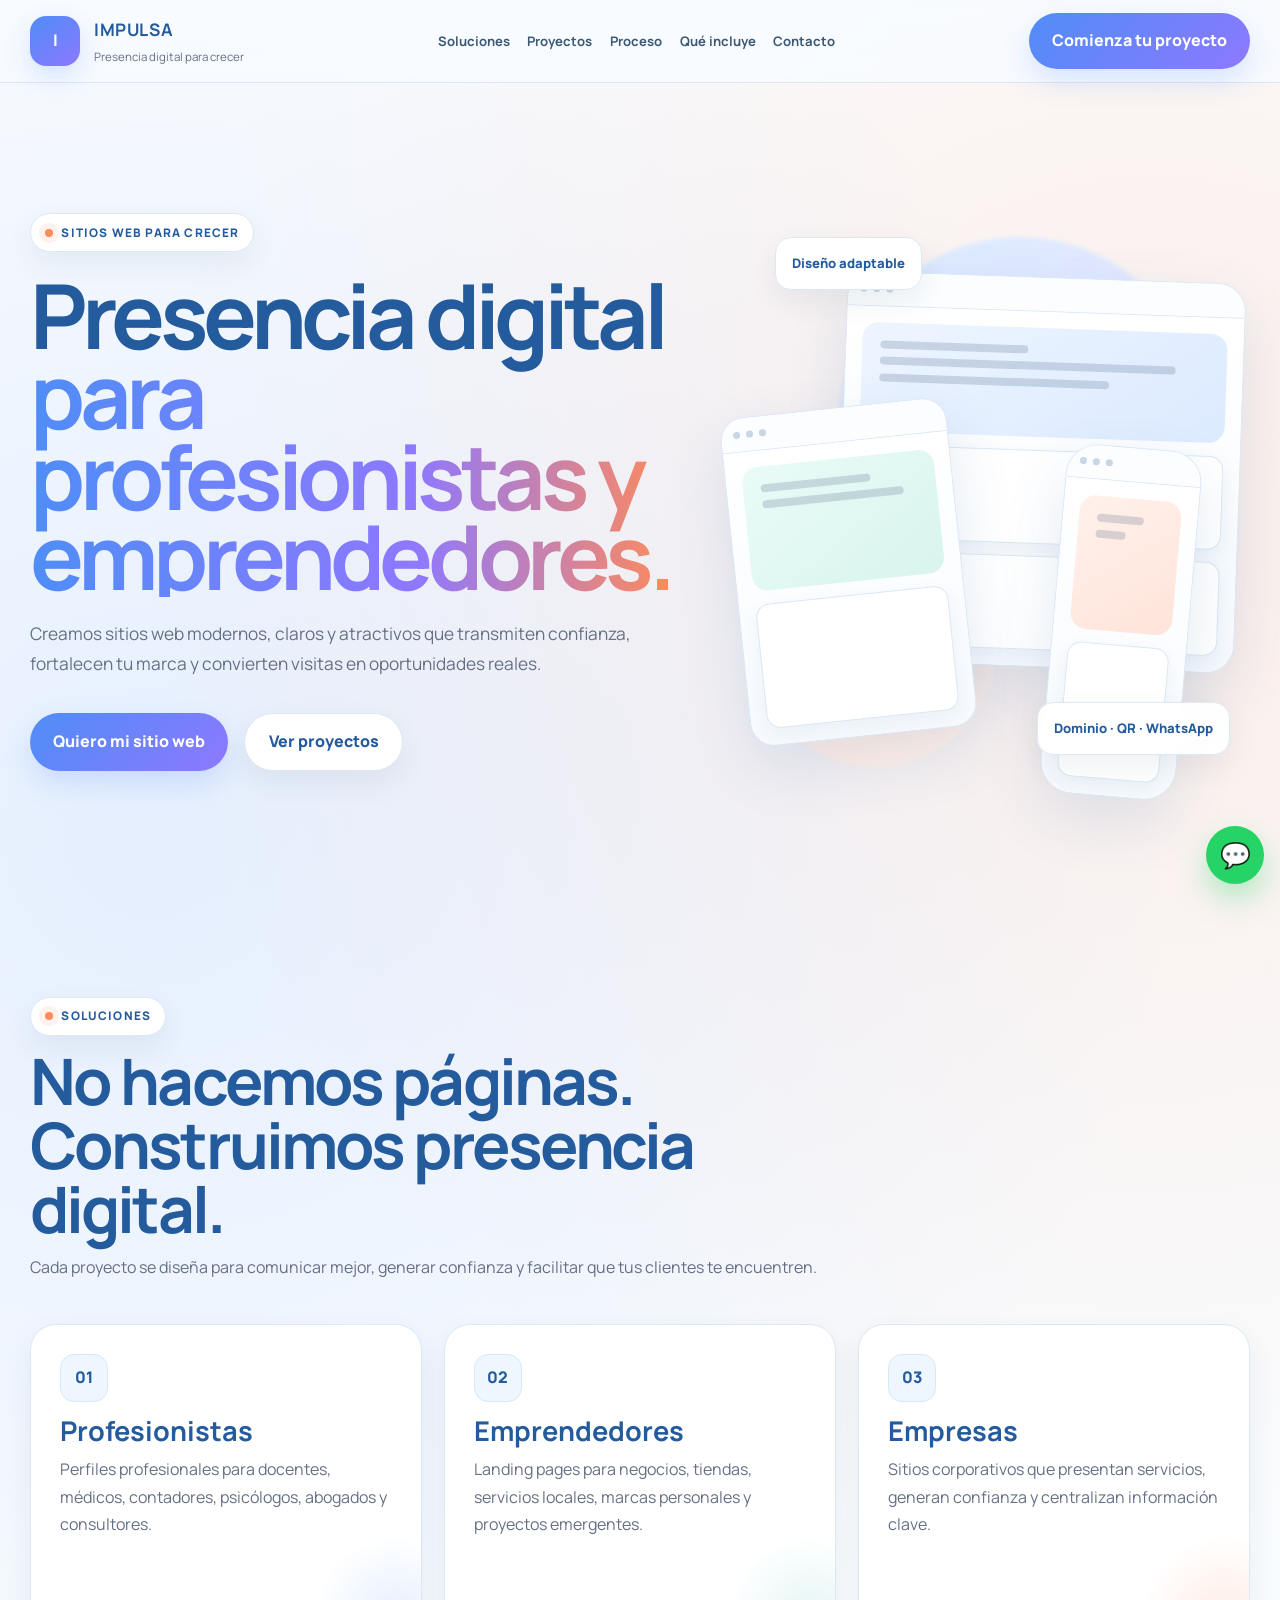
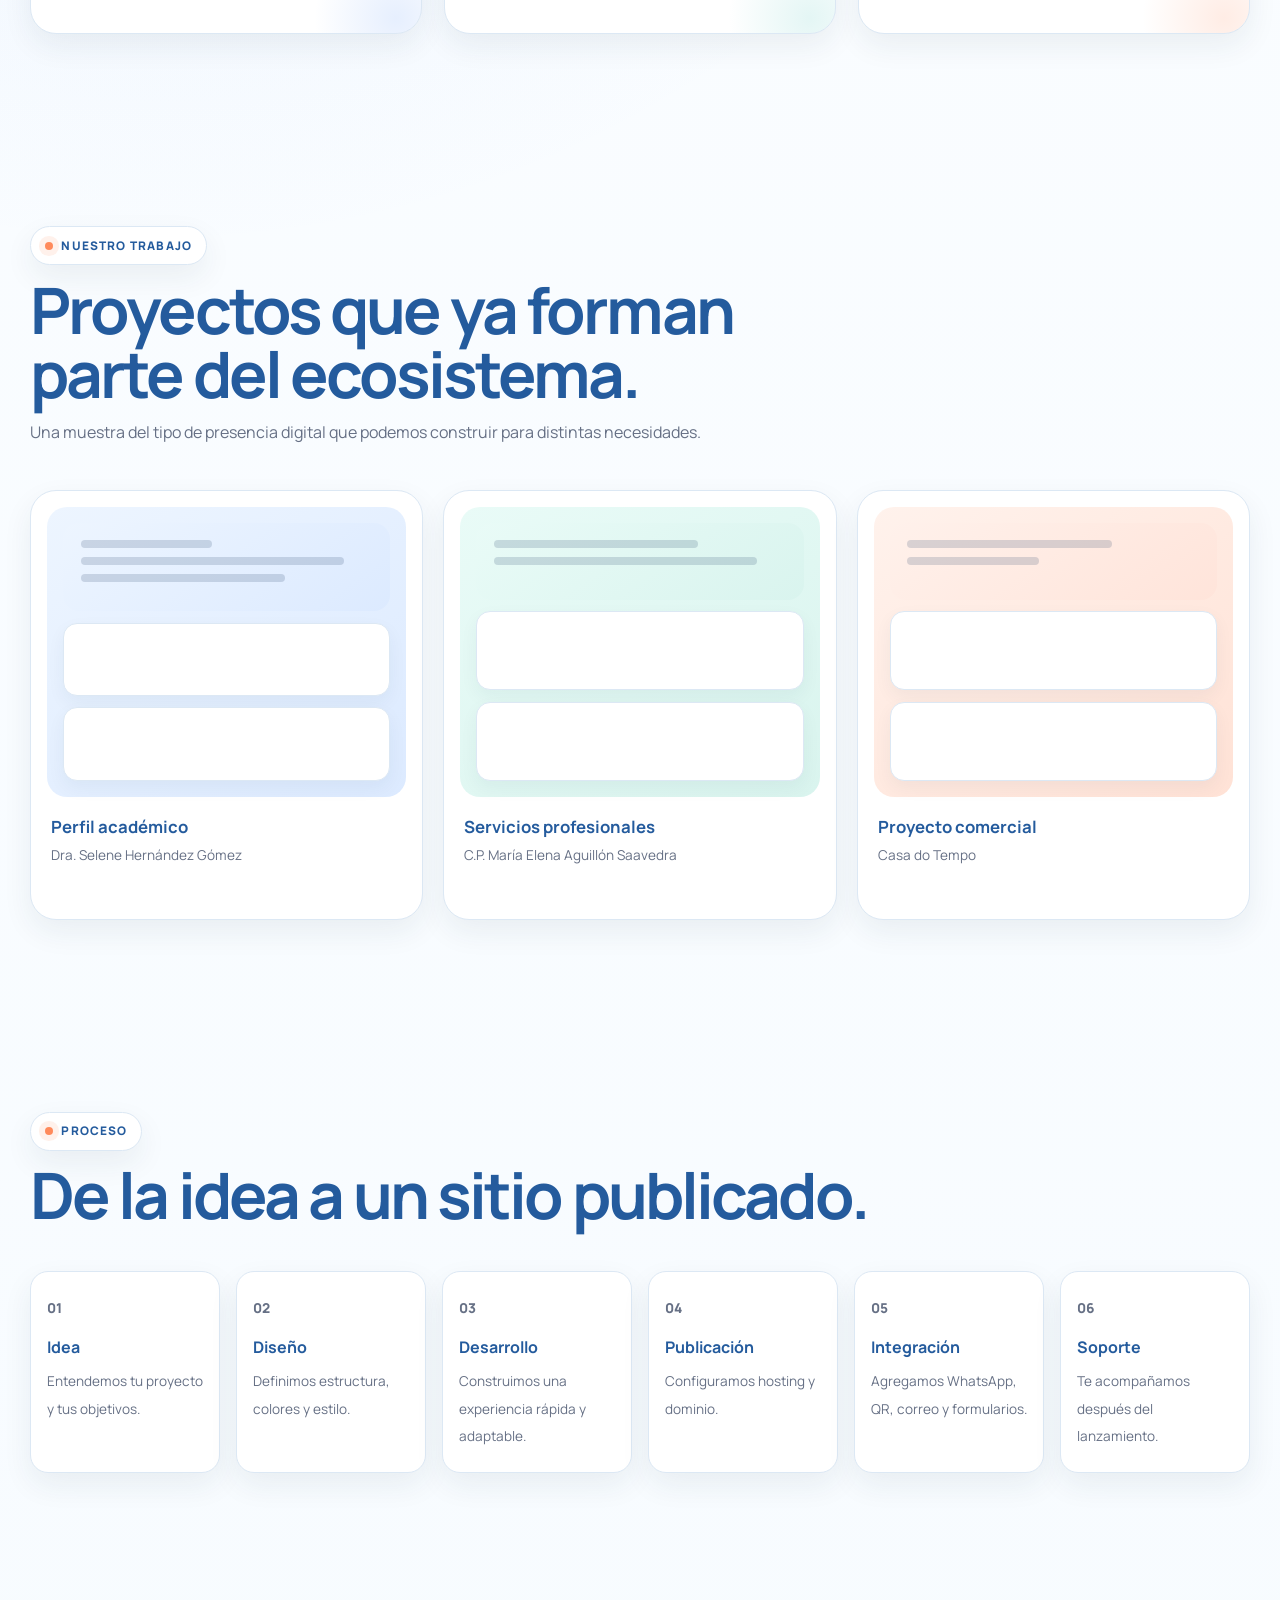
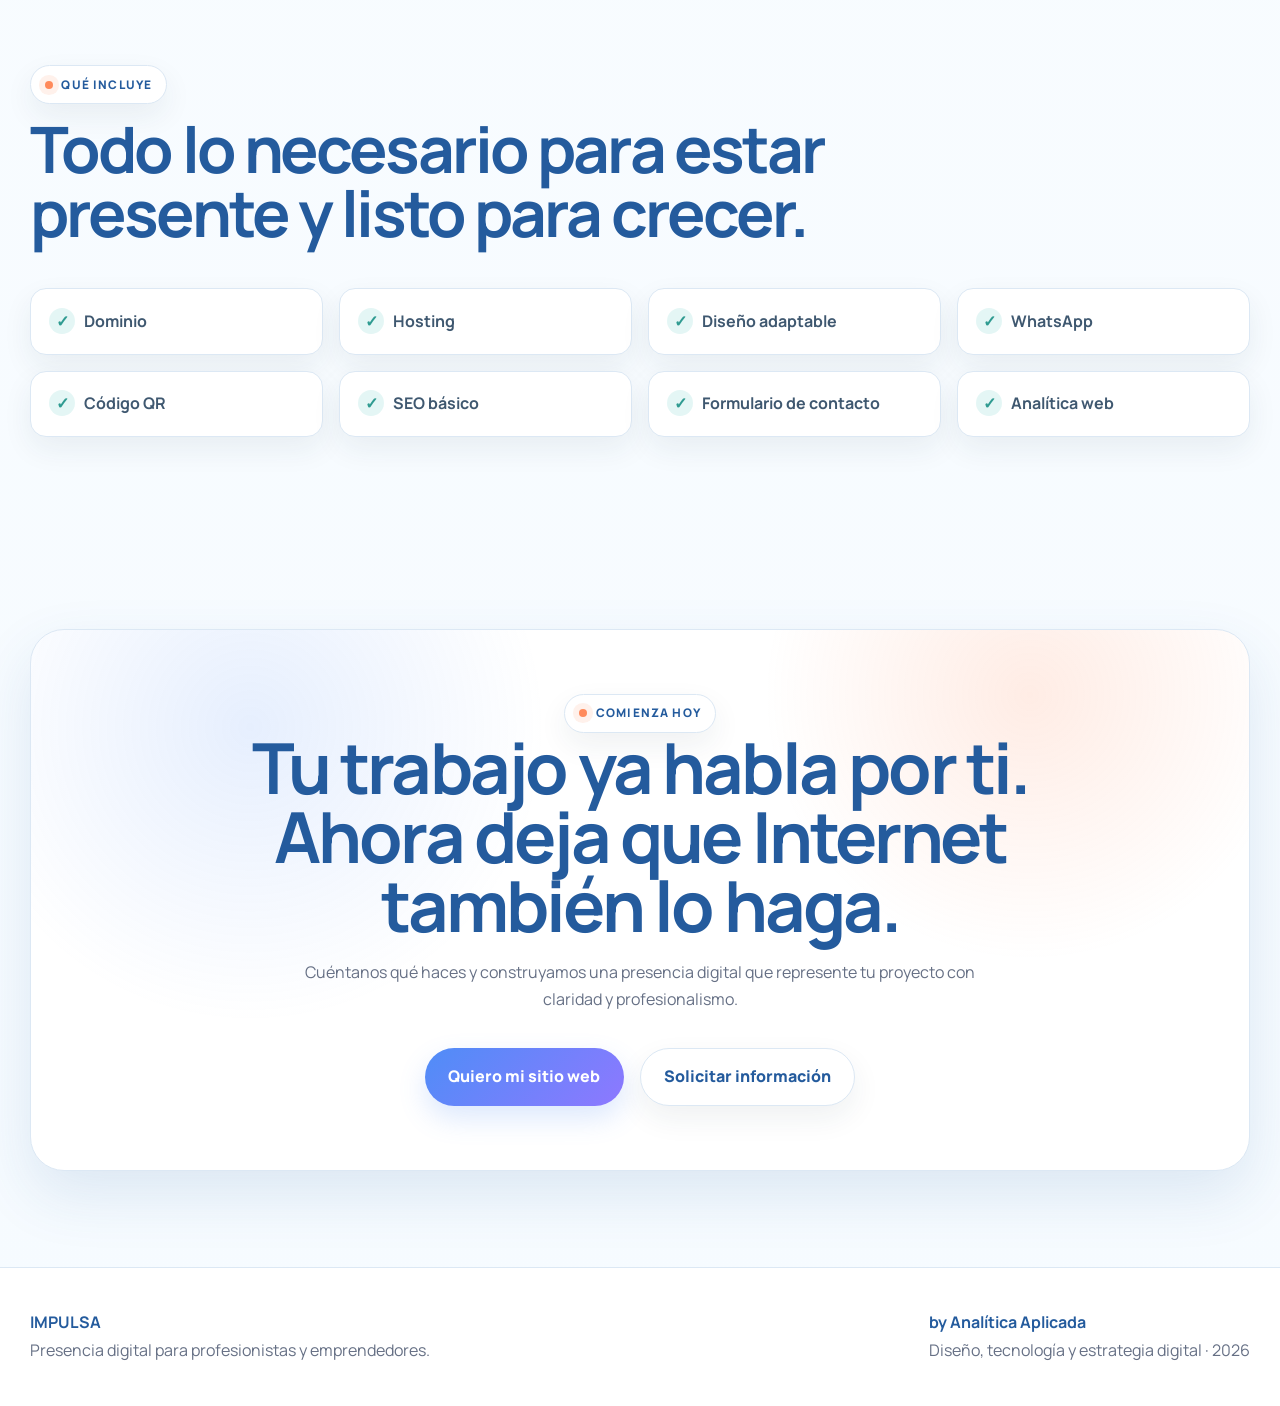
<file: index.html>
<!DOCTYPE html>
<html lang="es">
<head>
  <meta charset="UTF-8" />
  <meta name="viewport" content="width=device-width, initial-scale=1.0" />
  <!-- Favicon -->
  <link rel="icon" type="image/png" href="favicon_impulsa.png">
  <link rel="shortcut icon" href="favicon_impulsa.png">
  <link rel="apple-touch-icon" href="favicon_impulsa.png">

  
  <meta name="description" content="Impulsa: presencia digital para profesionistas, emprendedores y empresas. Sitios web modernos, landing pages, QR, dominios y automatización." />
  <title>Impulsa | Presencia digital para crecer</title>

  <link rel="preconnect" href="https://fonts.googleapis.com" />
  <link rel="preconnect" href="https://fonts.gstatic.com" crossorigin />
  <link href="https://fonts.googleapis.com/css2?family=Manrope:wght@400;500;600;700;800&family=Playfair+Display:wght@600;700&display=swap" rel="stylesheet" />

  <style>
    :root{
      --fondo:#f8fbff;
      --superficie:#ffffff;
      --superficie-2:#eef6ff;
      --tinta:#17324d;
      --muted:#667085;
      --azul:#4f8df7;
      --azul-oscuro:#245b9d;
      --coral:#ff8a5b;
      --turquesa:#56c6bf;
      --violeta:#8e78ff;
      --linea:#dce8f4;
      --sombra:0 24px 60px rgba(36,91,157,.12);
      --sombra-suave:0 12px 30px rgba(23,50,77,.07);
      --radio:26px;
      --ancho:1220px;
      --blanco:#ffffff;
      --verde:#25D366;
    }

    *{box-sizing:border-box;margin:0;padding:0}
    html{scroll-behavior:smooth}
    body{
      font-family:"Manrope",sans-serif;
      color:var(--tinta);
      background:
        radial-gradient(circle at 12% 18%,rgba(79,141,247,.12),transparent 26%),
        radial-gradient(circle at 90% 12%,rgba(255,138,91,.13),transparent 24%),
        linear-gradient(180deg,#fbfdff 0%,#f6fbff 100%);
      line-height:1.72;
      overflow-x:hidden;
    }

    a{text-decoration:none;color:inherit}
    img{display:block;max-width:100%}
    .contenedor{width:min(calc(100% - 2rem),var(--ancho));margin:auto}
    .serif{font-family:"Playfair Display",serif}

    .barra{
      position:sticky;
      top:0;
      z-index:50;
      background:rgba(248,251,255,.9);
      border-bottom:1px solid rgba(220,232,244,.95);
      backdrop-filter:blur(16px);
    }

    .nav{
      min-height:82px;
      display:flex;
      align-items:center;
      justify-content:space-between;
      gap:1.5rem;
    }

    .marca{
      display:flex;
      align-items:center;
      gap:.9rem;
    }

    .marca-icono{
      width:50px;
      height:50px;
      border-radius:16px;
      display:grid;
      place-items:center;
      color:white;
      font-weight:800;
      background:linear-gradient(145deg,var(--azul),var(--violeta));
      box-shadow:0 10px 26px rgba(79,141,247,.22);
    }

    .marca strong{
      display:block;
      color:var(--azul-oscuro);
      font-size:1.08rem;
      letter-spacing:.03em;
    }

    .marca small{
      display:block;
      margin-top:.12rem;
      color:var(--muted);
      font-size:.72rem;
    }

    .menu{
      display:flex;
      gap:1.1rem;
      font-size:.82rem;
      font-weight:700;
      color:#3d5873;
    }

    .menu a:hover{color:var(--azul)}

    .btn,.btn-sec{
      display:inline-flex;
      align-items:center;
      justify-content:center;
      min-height:50px;
      padding:.9rem 1.45rem;
      border-radius:999px;
      font-weight:800;
      transition:.25s ease;
    }

    .btn{
      background:linear-gradient(135deg,var(--azul),var(--violeta));
      color:#fff;
      box-shadow:0 12px 28px rgba(79,141,247,.2);
    }

    .btn:hover{transform:translateY(-3px);filter:brightness(1.04)}

    .btn-sec{
      background:white;
      color:var(--azul-oscuro);
      border:1px solid var(--linea);
      box-shadow:var(--sombra-suave);
    }

    .btn-sec:hover{border-color:#b9d1eb;background:#fdfefe}

    .hero{
      min-height:calc(100vh - 82px);
      display:flex;
      align-items:center;
      padding:5.6rem 0;
      position:relative;
    }

    .hero-grid{
      display:grid;
      grid-template-columns:1.02fr .98fr;
      gap:4rem;
      align-items:center;
    }

    .etiqueta{
      display:inline-flex;
      align-items:center;
      gap:.55rem;
      padding:.52rem .85rem;
      border-radius:999px;
      background:white;
      border:1px solid var(--linea);
      box-shadow:var(--sombra-suave);
      color:var(--azul-oscuro);
      font-size:.74rem;
      font-weight:800;
      text-transform:uppercase;
      letter-spacing:.1em;
    }

    .etiqueta::before{
      content:"";
      width:8px;
      height:8px;
      border-radius:50%;
      background:var(--coral);
      box-shadow:0 0 0 6px rgba(255,138,91,.12);
    }

    h1{
      font-size:clamp(3.8rem,7vw,7.1rem);
      line-height:.9;
      letter-spacing:-.06em;
      margin:1.4rem 0;
      color:var(--azul-oscuro);
    }

    h1 span{
      display:block;
      background:linear-gradient(90deg,var(--azul),var(--violeta) 60%,var(--coral));
      -webkit-background-clip:text;
      color:transparent;
    }

    .hero p{
      max-width:670px;
      color:var(--muted);
      font-size:1.08rem;
    }

    .acciones{
      display:flex;
      gap:1rem;
      flex-wrap:wrap;
      margin-top:2.1rem;
    }

    .hero-visual{
      position:relative;
      min-height:610px;
    }

    .blob{
      position:absolute;
      border-radius:50%;
      filter:blur(2px);
    }

    .blob.a{
      width:360px;height:360px;
      background:linear-gradient(145deg,#dcecff,#e9e1ff);
      right:40px;top:50px;
    }

    .blob.b{
      width:240px;height:240px;
      background:linear-gradient(145deg,#ffe7dd,#fff1eb);
      left:20px;bottom:30px;
    }

    .dispositivo{
      position:absolute;
      background:white;
      border:1px solid var(--linea);
      box-shadow:var(--sombra);
      overflow:hidden;
    }

    .laptop{
      width:79%;
      height:390px;
      right:0;
      top:90px;
      border-radius:28px;
      transform:rotate(2deg);
    }

    .tablet{
      width:45%;
      height:330px;
      left:0;
      top:220px;
      border-radius:24px;
      transform:rotate(-6deg);
    }

    .telefono{
      width:27%;
      height:350px;
      right:10%;
      bottom:0;
      border-radius:32px;
      transform:rotate(5deg);
    }

    .barra-dispositivo{
      height:34px;
      display:flex;
      align-items:center;
      gap:6px;
      padding:0 12px;
      border-bottom:1px solid var(--linea);
      background:#fbfdff;
    }

    .barra-dispositivo i{
      width:7px;height:7px;border-radius:50%;background:#c8d7e6;
    }

    .pantalla{
      padding:1rem;
      height:calc(100% - 34px);
      display:grid;
      gap:.8rem;
      background:linear-gradient(180deg,#ffffff,#f6faff);
    }

    .mock-hero{
      border-radius:16px;
      background:linear-gradient(145deg,#edf5ff,#dceaff);
      padding:1.1rem;
      color:#10223b;
    }

    .mock-hero.coral{background:linear-gradient(145deg,#fff1eb,#ffe4da)}
    .mock-hero.mint{background:linear-gradient(145deg,#e9fbf7,#d9f4ee)}

    .mock-line{height:8px;border-radius:99px;background:rgba(25,58,94,.17);margin-bottom:.55rem}
    .mock-line.w70{width:70%}.mock-line.w45{width:45%}.mock-line.w90{width:90%}
    .mock-card{
      min-height:70px;
      border-radius:14px;
      border:1px solid var(--linea);
      background:#fff;
      box-shadow:0 7px 18px rgba(23,50,77,.05);
    }

    .flotante{
      position:absolute;
      padding:.9rem 1rem;
      border-radius:16px;
      background:rgba(255,255,255,.95);
      border:1px solid var(--linea);
      color:var(--azul-oscuro);
      box-shadow:var(--sombra-suave);
      font-size:.82rem;
      font-weight:800;
      backdrop-filter:blur(12px);
    }

    .f1{left:8%;top:50px}
    .f2{right:2%;bottom:42px}

    section{padding:6rem 0}

    .encabezado{
      max-width:850px;
      margin-bottom:2.7rem;
    }

    .encabezado h2{
      font-size:clamp(2.8rem,5vw,4.8rem);
      line-height:1;
      letter-spacing:-.045em;
      margin:.8rem 0;
      color:var(--azul-oscuro);
    }

    .encabezado p{color:var(--muted)}

    .grid3{
      display:grid;
      grid-template-columns:repeat(3,1fr);
      gap:1.35rem;
    }

    .tarjeta{
      background:white;
      border:1px solid var(--linea);
      border-radius:var(--radio);
      padding:1.8rem;
      box-shadow:var(--sombra-suave);
      min-height:310px;
      position:relative;
      overflow:hidden;
    }

    .tarjeta::after{
      content:"";
      position:absolute;
      width:170px;
      height:170px;
      border-radius:50%;
      right:-60px;
      bottom:-70px;
      background:radial-gradient(circle,rgba(79,141,247,.14),transparent 68%);
    }

    .tarjeta:nth-child(2)::after{
      background:radial-gradient(circle,rgba(86,198,191,.16),transparent 68%);
    }

    .tarjeta:nth-child(3)::after{
      background:radial-gradient(circle,rgba(255,138,91,.16),transparent 68%);
    }

    .icono{
      width:48px;height:48px;border-radius:14px;
      display:grid;place-items:center;
      background:var(--superficie-2);
      color:var(--azul-oscuro);
      font-weight:800;
      border:1px solid #d7e8f7;
    }

    .tarjeta h3{
      font-size:1.7rem;
      line-height:1.08;
      margin:.9rem 0 .65rem;
      color:var(--azul-oscuro);
    }

    .tarjeta p{color:var(--muted)}

    .casos{
      display:grid;
      grid-template-columns:repeat(3,1fr);
      gap:1.25rem;
    }

    .caso{
      min-height:430px;
      border-radius:26px;
      padding:1rem;
      background:white;
      border:1px solid var(--linea);
      box-shadow:var(--sombra-suave);
      transition:.25s ease;
    }

    .caso:hover{transform:translateY(-8px)}

    .caso-preview{
      height:290px;
      border-radius:20px;
      background:linear-gradient(145deg,#edf5ff,#dceaff);
      padding:1rem;
      display:grid;
      gap:.7rem;
    }

    .caso:nth-child(2) .caso-preview{background:linear-gradient(145deg,#e9fbf7,#d9f4ee)}
    .caso:nth-child(3) .caso-preview{background:linear-gradient(145deg,#fff2ec,#ffe2d6)}

    .caso-info{padding:1rem .25rem 0}
    .caso-info strong{display:block;color:var(--azul-oscuro);font-size:1.05rem}
    .caso-info span{color:var(--muted);font-size:.85rem}

    .proceso{
      display:grid;
      grid-template-columns:repeat(6,1fr);
      gap:1rem;
    }

    .paso{
      background:white;
      border:1px solid var(--linea);
      border-radius:18px;
      padding:1.4rem 1rem;
      min-height:150px;
      box-shadow:var(--sombra-suave);
    }

    .paso strong{display:block;margin:.8rem 0 .35rem;color:var(--azul-oscuro)}
    .paso span{color:var(--muted);font-size:.85rem}
    .paso-num{font-size:.8rem;color:var(--coral);font-weight:800}

    .incluye{
      display:grid;
      grid-template-columns:repeat(4,1fr);
      gap:1rem;
    }

    .incluye-item{
      padding:1.15rem;
      border-radius:16px;
      background:white;
      border:1px solid var(--linea);
      box-shadow:var(--sombra-suave);
      color:#3f5870;
      font-weight:700;
    }

    .incluye-item::before{
      content:"✓";
      display:inline-grid;
      place-items:center;
      width:26px;height:26px;
      border-radius:50%;
      background:rgba(86,198,191,.16);
      color:#2f9b91;
      margin-right:.55rem;
    }

    .cta{
      border-radius:34px;
      padding:4rem 2rem;
      text-align:center;
      background:
        radial-gradient(circle at 18% 18%,rgba(79,141,247,.14),transparent 27%),
        radial-gradient(circle at 82% 12%,rgba(255,138,91,.16),transparent 24%),
        white;
      border:1px solid var(--linea);
      box-shadow:var(--sombra);
    }

    .cta h2{
      font-size:clamp(3rem,5.5vw,5rem);
      line-height:.98;
      letter-spacing:-.04em;
      max-width:900px;
      margin:auto;
      color:var(--azul-oscuro);
    }

    .cta p{
      color:var(--muted);
      max-width:700px;
      margin:1.2rem auto;
    }

    .cta .acciones{justify-content:center}

    footer{
      padding:2.6rem 0;
      background:white;
      border-top:1px solid var(--linea);
      color:var(--muted);
    }

    .footer-grid{
      display:flex;
      justify-content:space-between;
      gap:2rem;
      flex-wrap:wrap;
    }

    footer strong{color:var(--azul-oscuro)}

    @media(max-width:1100px){
      .menu{display:none}
      .proceso{grid-template-columns:repeat(3,1fr)}
    }

    @media(max-width:950px){
      .hero-grid{grid-template-columns:1fr}
      .hero-visual{min-height:560px;max-width:720px;width:100%;margin:auto}
      .grid3,.casos{grid-template-columns:1fr}
      .incluye{grid-template-columns:repeat(2,1fr)}
    }

    @media(max-width:620px){
      .contenedor{width:min(calc(100% - 1.25rem),var(--ancho))}
      .nav>.btn{display:none}
      .hero{padding:4rem 0}
      h1{font-size:clamp(3.2rem,15vw,5rem)}
      .hero-visual{min-height:470px}
      .laptop{width:88%;height:300px}
      .tablet{width:50%;height:250px}
      .telefono{height:280px}
      .proceso{grid-template-columns:1fr}
      .incluye{grid-template-columns:1fr}
      section{padding:4.2rem 0}
      .cta{padding:3rem 1.2rem}
    }
    .whatsapp-flotante {
  position: fixed;
  right: 1rem;
  bottom: 1rem;
  z-index: 90;
  width: 58px;
  height: 58px;
  display: grid;
  place-items: center;
  border-radius: 50%;
  color: var(--blanco);
  background: var(--verde);
  box-shadow: 0 14px 30px rgba(37, 211, 102, 0.34);
  font-size: 1.55rem;
  font-weight: 900;
}
  </style>

</head>

<body>
  <header class="barra">
    <div class="contenedor nav">
      <a href="#inicio" class="marca">
        <span class="marca-icono">I</span>
        <span>
          <strong>IMPULSA</strong>
          <small>Presencia digital para crecer</small>
        </span>
      </a>

      <nav class="menu" aria-label="Navegación principal">
        <a href="#soluciones">Soluciones</a>
        <a href="#proyectos">Proyectos</a>
        <a href="#proceso">Proceso</a>
        <a href="#incluye">Qué incluye</a>
        <a href="#contacto">Contacto</a>
      </nav>

      <a href="#contacto" class="btn">Comienza tu proyecto</a>
    </div>
  </header>

  <main>
    <section class="hero" id="inicio">
      <div class="contenedor hero-grid">
        <div>
          <span class="etiqueta">Sitios web para crecer</span>
          <h1>Presencia digital <span>para profesionistas y emprendedores.</span></h1>
          <p>
            Creamos sitios web modernos, claros y atractivos que transmiten confianza,
            fortalecen tu marca y convierten visitas en oportunidades reales.
          </p>

          <div class="acciones">
            <a href="#contacto" class="btn">Quiero mi sitio web</a>
            <a href="#proyectos" class="btn-sec">Ver proyectos</a>
          </div>
        </div>

        <div class="hero-visual" aria-hidden="true">
          <div class="blob a"></div>
          <div class="blob b"></div>

          <div class="dispositivo laptop">
            <div class="barra-dispositivo"><i></i><i></i><i></i></div>
            <div class="pantalla">
              <div class="mock-hero">
                <div class="mock-line w45"></div>
                <div class="mock-line w90"></div>
                <div class="mock-line w70"></div>
              </div>
              <div class="mock-card"></div>
              <div class="mock-card"></div>
            </div>
          </div>

          <div class="dispositivo tablet">
            <div class="barra-dispositivo"><i></i><i></i><i></i></div>
            <div class="pantalla">
              <div class="mock-hero mint">
                <div class="mock-line w70"></div>
                <div class="mock-line w90"></div>
              </div>
              <div class="mock-card"></div>
            </div>
          </div>

          <div class="dispositivo telefono">
            <div class="barra-dispositivo"><i></i><i></i><i></i></div>
            <div class="pantalla">
              <div class="mock-hero coral">
                <div class="mock-line w70"></div>
                <div class="mock-line w45"></div>
              </div>
              <div class="mock-card"></div>
            </div>
          </div>

          <div class="flotante f1">Diseño adaptable</div>
          <div class="flotante f2">Dominio · QR · WhatsApp</div>
        </div>
      </div>
    </section>

    <section id="soluciones">
      <div class="contenedor">
        <div class="encabezado">
          <span class="etiqueta">Soluciones</span>
          <h2>No hacemos páginas. Construimos presencia digital.</h2>
          <p>
            Cada proyecto se diseña para comunicar mejor, generar confianza y facilitar que tus clientes te encuentren.
          </p>
        </div>

        <div class="grid3">
          <article class="tarjeta">
            <div class="icono">01</div>
            <h3>Profesionistas</h3>
            <p>Perfiles profesionales para docentes, médicos, contadores, psicólogos, abogados y consultores.</p>
          </article>

          <article class="tarjeta">
            <div class="icono">02</div>
            <h3>Emprendedores</h3>
            <p>Landing pages para negocios, tiendas, servicios locales, marcas personales y proyectos emergentes.</p>
          </article>

          <article class="tarjeta">
            <div class="icono">03</div>
            <h3>Empresas</h3>
            <p>Sitios corporativos que presentan servicios, generan confianza y centralizan información clave.</p>
          </article>
        </div>
      </div>
    </section>

    <section id="proyectos">
      <div class="contenedor">
        <div class="encabezado">
          <span class="etiqueta">Nuestro trabajo</span>
          <h2>Proyectos que ya forman parte del ecosistema.</h2>
          <p>Una muestra del tipo de presencia digital que podemos construir para distintas necesidades.</p>
        </div>

        <div class="casos">
          <article class="caso">
            <div class="caso-preview">
              <div class="mock-hero">
                <div class="mock-line w45"></div>
                <div class="mock-line w90"></div>
                <div class="mock-line w70"></div>
              </div>
              <div class="mock-card"></div>
              <div class="mock-card"></div>
            </div>
            <div class="caso-info">
              <strong>Perfil académico</strong>
              <span>Dra. Selene Hernández Gómez</span>
            </div>
          </article>

          <article class="caso">
            <div class="caso-preview">
              <div class="mock-hero mint">
                <div class="mock-line w70"></div>
                <div class="mock-line w90"></div>
              </div>
              <div class="mock-card"></div>
              <div class="mock-card"></div>
            </div>
            <div class="caso-info">
              <strong>Servicios profesionales</strong>
              <span>C.P. María Elena Aguillón Saavedra</span>
            </div>
          </article>

          <article class="caso">
            <div class="caso-preview">
              <div class="mock-hero coral">
                <div class="mock-line w70"></div>
                <div class="mock-line w45"></div>
              </div>
              <div class="mock-card"></div>
              <div class="mock-card"></div>
            </div>
            <div class="caso-info">
              <strong>Proyecto comercial</strong>
              <span>Casa do Tempo</span>
            </div>
          </article>
        </div>
      </div>
    </section>

    <section id="proceso">
      <div class="contenedor">
        <div class="encabezado">
          <span class="etiqueta">Proceso</span>
          <h2>De la idea a un sitio publicado.</h2>
        </div>

        <div class="proceso">
          <div class="paso"><span class="paso-num">01</span><strong>Idea</strong><span>Entendemos tu proyecto y tus objetivos.</span></div>
          <div class="paso"><span class="paso-num">02</span><strong>Diseño</strong><span>Definimos estructura, colores y estilo.</span></div>
          <div class="paso"><span class="paso-num">03</span><strong>Desarrollo</strong><span>Construimos una experiencia rápida y adaptable.</span></div>
          <div class="paso"><span class="paso-num">04</span><strong>Publicación</strong><span>Configuramos hosting y dominio.</span></div>
          <div class="paso"><span class="paso-num">05</span><strong>Integración</strong><span>Agregamos WhatsApp, QR, correo y formularios.</span></div>
          <div class="paso"><span class="paso-num">06</span><strong>Soporte</strong><span>Te acompañamos después del lanzamiento.</span></div>
        </div>
      </div>
    </section>

    <section id="incluye">
      <div class="contenedor">
        <div class="encabezado">
          <span class="etiqueta">Qué incluye</span>
          <h2>Todo lo necesario para estar presente y listo para crecer.</h2>
        </div>

        <div class="incluye">
          <div class="incluye-item">Dominio</div>
          <div class="incluye-item">Hosting</div>
          <div class="incluye-item">Diseño adaptable</div>
          <div class="incluye-item">WhatsApp</div>
          <div class="incluye-item">Código QR</div>
          <div class="incluye-item">SEO básico</div>
          <div class="incluye-item">Formulario de contacto</div>
          <div class="incluye-item">Analítica web</div>
        </div>
      </div>
    </section>

    <section id="contacto">
      <div class="contenedor">
        <div class="cta">
          <span class="etiqueta">Comienza hoy</span>
          <h2>Tu trabajo ya habla por ti. Ahora deja que Internet también lo haga.</h2>
          <p>
            Cuéntanos qué haces y construyamos una presencia digital que represente tu proyecto con claridad y profesionalismo.
          </p>

          <div class="acciones">
            <a href="#" class="btn">Quiero mi sitio web</a>
            <a href="#" class="btn-sec">Solicitar información</a>
          </div>
        </div>
      </div>
    </section>
  </main>

  <footer>
    <div class="contenedor footer-grid">
      <div>
        <strong>IMPULSA</strong>
        <p>Presencia digital para profesionistas y emprendedores.</p>
      </div>

      <div>
        <strong>by Analítica Aplicada</strong>
        <p>Diseño, tecnología y estrategia digital · 2026</p>
      </div>
    </div>
  </footer>
<a
    class="whatsapp-flotante"
    href="https://wa.me/5214423210333?text=Hola%20Carlos,%20me%20interesa%20obtener%20informaci%C3%B3n%20sobre%20Impulsa."
    target="_blank"
    rel="noopener noreferrer"
    aria-label="WhatsApp"
>
    💬
</a>
</body>
</html>
</file>
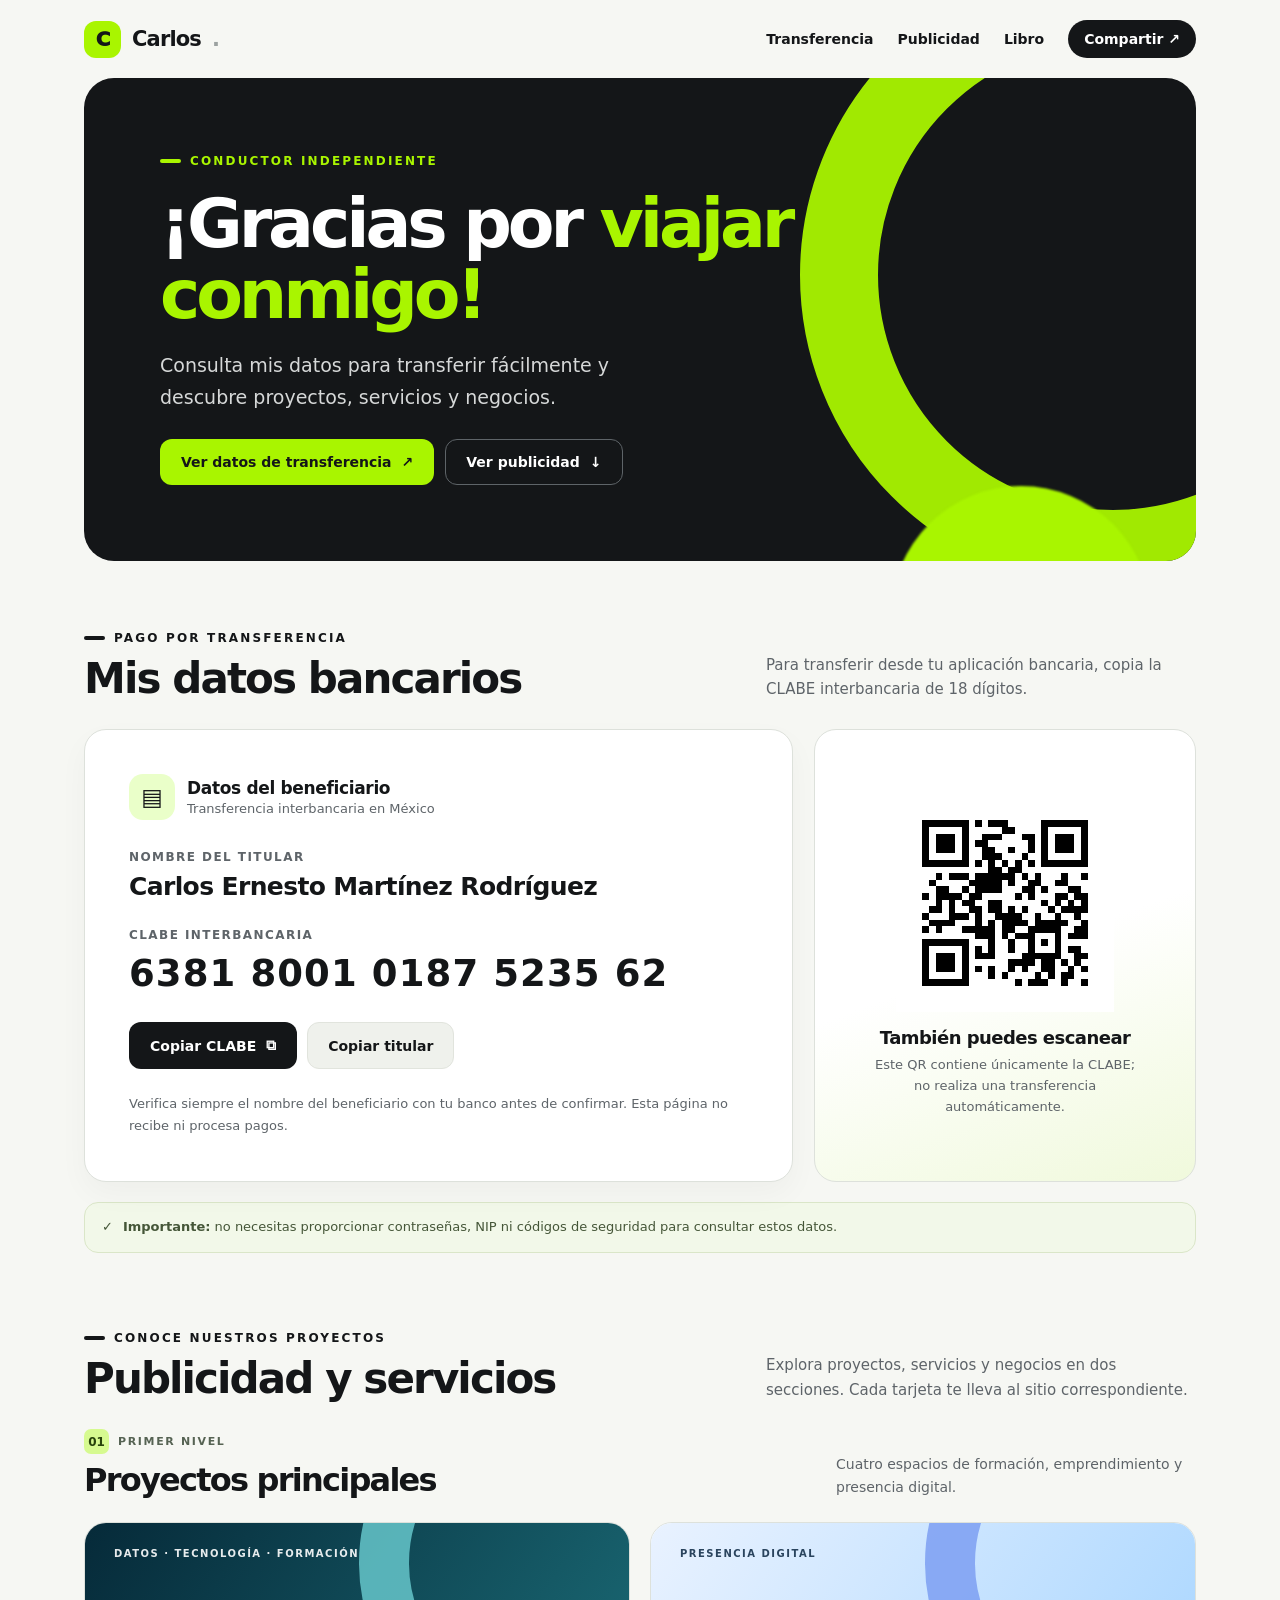
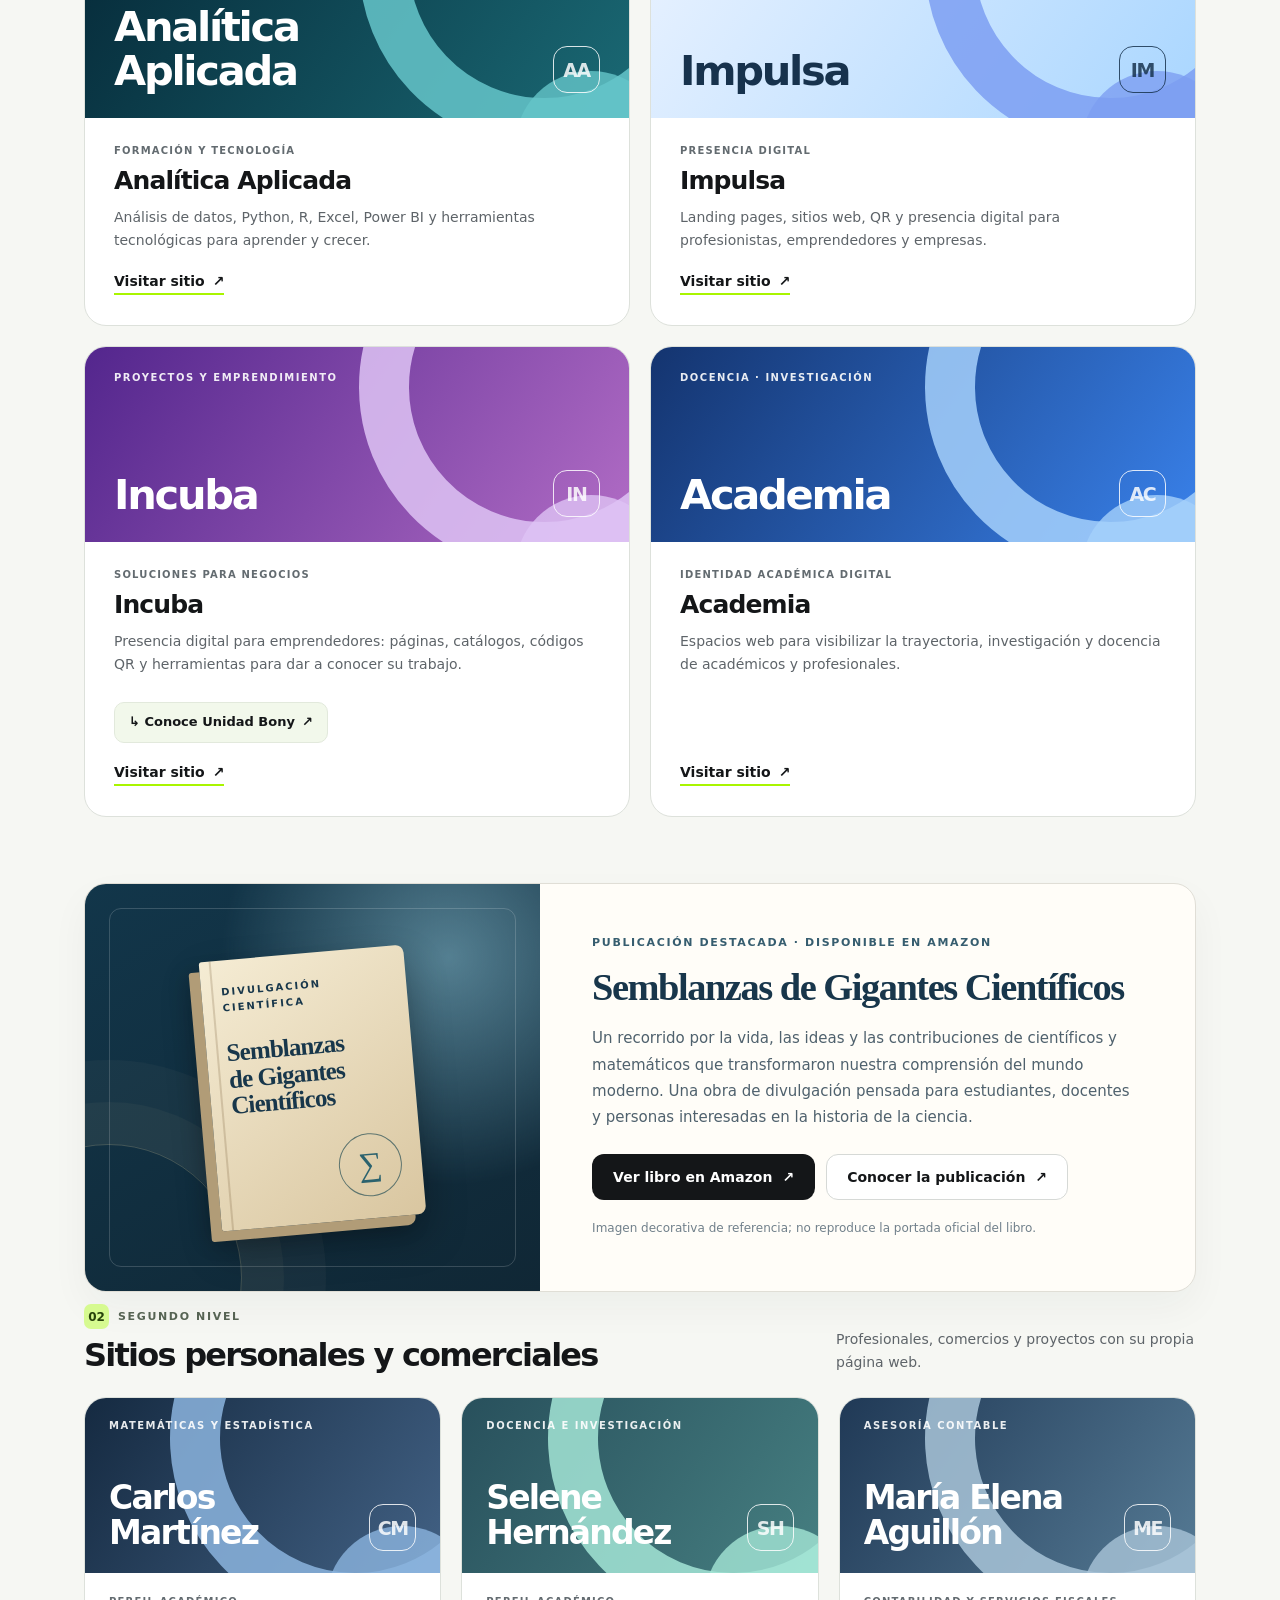
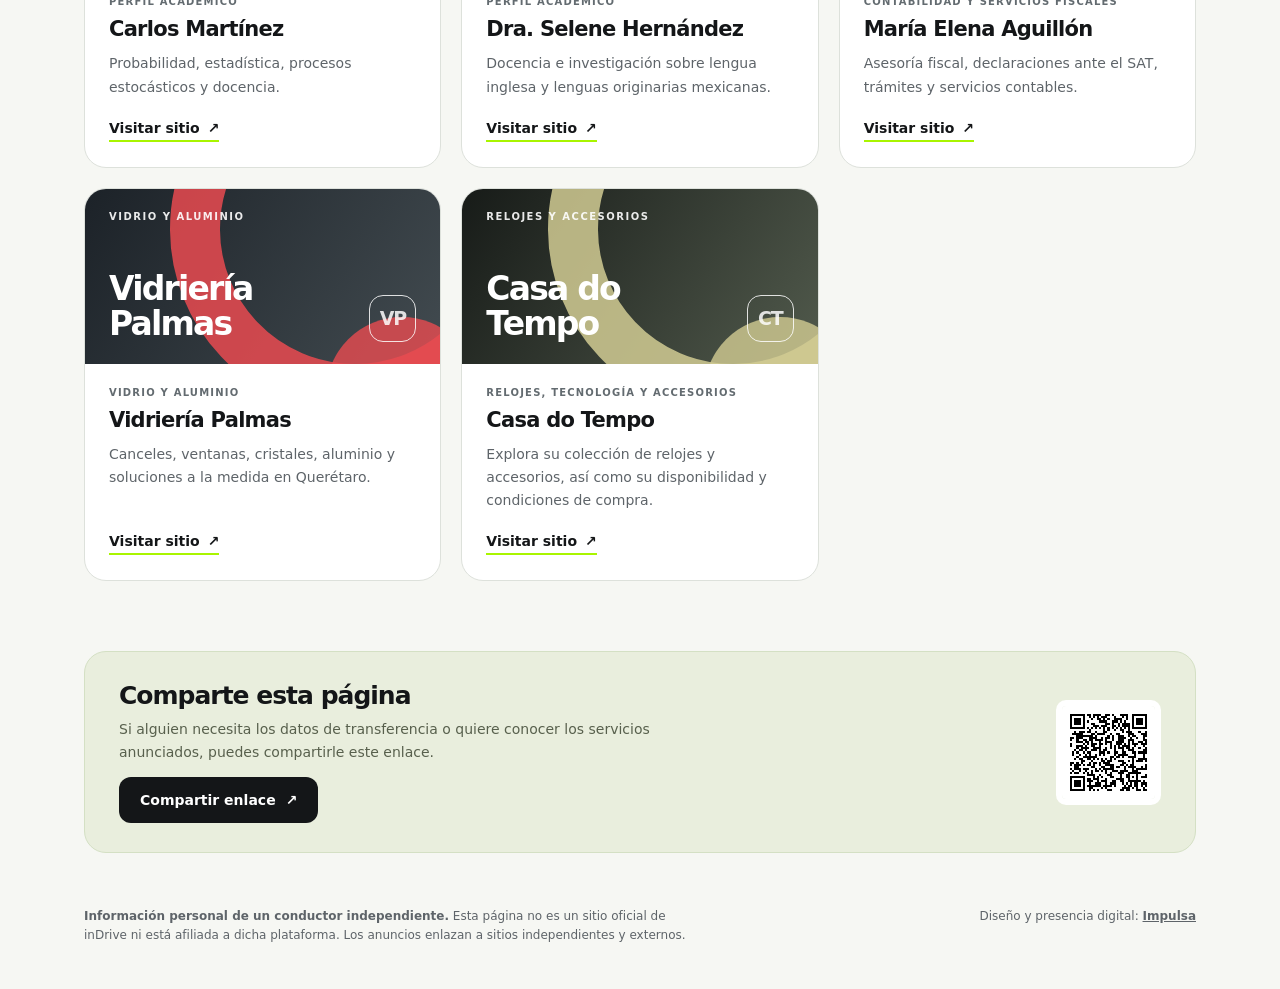
<file: carlos/index.html>
<!doctype html>
<html lang="es-MX">
<head>
  <meta charset="utf-8">
  <meta name="viewport" content="width=device-width, initial-scale=1">
  <meta name="theme-color" content="#141618">
  <meta name="robots" content="noindex,follow">
  <meta name="description" content="Datos de transferencia de Carlos Ernesto Martínez Rodríguez y servicios que pueden interesarte.">
  <link rel="canonical" href="https://impulsa.analiticaaplicada.mx/carlos/">
  <title>Carlos | Transferencias y proyectos</title>
  <style>
    :root { --ink:#141618; --muted:#5e6469; --lime:#a9f500; --bg:#f6f7f3; --line:#dde1db; --paper:#ffffff; --r:22px; }
    * { box-sizing: border-box; }
    html { scroll-behavior: smooth; }
    body { margin:0; background:var(--bg); color:var(--ink); font-family: system-ui,-apple-system,BlinkMacSystemFont,"Segoe UI",sans-serif; -webkit-font-smoothing:antialiased; }
    a { color:inherit; }
    button { font:inherit; cursor:pointer; }
    .shell { max-width:1160px; margin-inline:auto; padding-inline:24px; }
    .skip {position:absolute;left:-9999px;top:0;padding:12px;background:white;z-index:10;}
    .skip:focus{left:10px}
    .navbar { display:flex;align-items:center;justify-content:space-between;gap:16px;padding-block:20px; }
    .brand { display:inline-flex;align-items:center;gap:11px;text-decoration:none;font-weight:900;letter-spacing:-.04em;font-size:21px; }
    .brand-mark { width:37px;height:37px;background:var(--lime);color:var(--ink);display:grid;place-items:center;border-radius:12px;font-size:20px;font-weight:950;letter-spacing:-.06em; }
    .navlinks {display:flex;align-items:center;gap:24px;font-size:14px;font-weight:650;}
    .navlinks a {text-decoration:none}
    .navlinks a:hover{text-decoration:underline;text-underline-offset:4px}
    .nav-pill {background:var(--ink); color:white;padding:11px 16px;border-radius:999px}
    .hero { position:relative;overflow:hidden;background:var(--ink);color:white;border-radius:30px;padding:clamp(35px,6vw,76px);min-height:364px;display:flex;align-items:center;isolation:isolate; }
    .hero:before {content:"";position:absolute;width:470px;height:470px;right:-230px;top:-116px;border:78px solid var(--lime);opacity:.95;border-radius:50%;z-index:-1;}
    .hero:after{content:"";position:absolute;width:260px;height:260px;right:45px;bottom:-185px;background:var(--lime);border-radius:50%;filter:blur(1px);z-index:-1;}
    .hero-content { max-width:700px; }
    .eyebrow {font-size:12px;font-weight:900;letter-spacing:.18em;text-transform:uppercase;display:flex;gap:9px;align-items:center;}
    .hero .eyebrow {color:var(--lime)}
    .eyebrow:before{content:"";width:21px;height:4px;background:currentColor;border-radius:9px}
    h1 {font-size:clamp(37px,5.7vw,68px);line-height:1.04;letter-spacing:-.06em;margin:21px 0 20px;max-width:750px;}
    h1 em {font-style:normal;color:var(--lime)}
    .hero p {font-size:clamp(16px,1.9vw,19px);line-height:1.65;color:#d6d8d8;max-width:540px;margin:0 0 26px}
    .actions {display:flex;gap:11px;flex-wrap:wrap;}
    .btn {display:inline-flex;align-items:center;justify-content:center;gap:10px;font-weight:800;border:1px solid transparent;border-radius:12px;padding:14px 20px;font-size:14px;text-decoration:none;transition:transform .15s ease,background .15s ease;}
    .btn:hover{transform:translateY(-2px)}
    .btn-primary{background:var(--lime);color:var(--ink)}
    .btn-outline{background:transparent;color:white;border-color:#5e6468}
    .btn-dark{background:var(--ink);color:white;}
    .btn-light{background:#eff1ec;border-color:#e1e4dd;color:var(--ink)}
    .section {padding-block:70px 8px;scroll-margin-top:18px;}
    .section-heading {display:flex;justify-content:space-between;align-items:end;gap:24px;margin-bottom:27px;}
    .section-heading h2 {font-size:clamp(28px,3.5vw,42px);line-height:1.12;letter-spacing:-.045em;margin:10px 0 0;}
    .section-heading p {color:var(--muted);max-width:430px;line-height:1.65;margin:0;font-size:15px;}
    .transfer-layout {display:grid;grid-template-columns:1.3fr .7fr;gap:21px;align-items:stretch;}
    .card {background:var(--paper);border:1px solid var(--line);border-radius:var(--r);}
    .account {padding:clamp(25px,4vw,44px);box-shadow:0 12px 30px rgba(0,0,0,.035)}
    .account-heading{display:flex;gap:12px;align-items:center;margin-bottom:30px}
    .account-icon{display:grid;place-items:center;width:46px;height:46px;border-radius:14px;background:#eaffc9;font-size:23px;}
    .account-heading h3{font-size:17px;letter-spacing:-.02em;margin:0}
    .account-heading span{font-size:13px;color:var(--muted)}
    .field-label{color:var(--muted);text-transform:uppercase;font-size:12px;letter-spacing:.12em;font-weight:800;margin-bottom:8px}
    .holder{font-size:clamp(18px,2.5vw,25px);font-weight:760;letter-spacing:-.025em;margin-bottom:27px;overflow-wrap:anywhere}
    .clabe{font-size:clamp(23px,3.3vw,37px);font-weight:900;letter-spacing:.03em;line-height:1.3;font-variant-numeric:tabular-nums;overflow-wrap:anywhere;margin-bottom:24px}
    .account-actions {display:flex;flex-wrap:wrap;gap:10px;}
    .help {font-size:13px;color:var(--muted);margin:24px 0 0;line-height:1.7}
    .qrcard {display:flex;flex-direction:column;align-items:center;justify-content:center;padding:30px;text-align:center;background:linear-gradient(160deg,#fff 50%,#f0f9dc);}
    .qrcard img {display:block;width:min(100%,218px);height:auto;aspect-ratio:1;image-rendering:pixelated;}
    .qrcard h3{margin:15px 0 7px;font-size:18px;letter-spacing:-.03em}
    .qrcard p{font-size:13px;color:var(--muted);line-height:1.6;max-width:280px;margin:0}
    .security {display:flex;align-items:start;gap:10px;margin-top:20px;border:1px solid #dae6c8;background:#f2f8e9;color:#455638;border-radius:14px;padding:14px 17px;font-size:13px;line-height:1.6}
    /* Publicidad: cuatro proyectos principales y cinco sitios personales. */
    .tier {margin-top:12px;}
    .tier + .tier {margin-top:66px;}
    .tier-head {display:flex;align-items:end;justify-content:space-between;gap:20px;margin:0 0 23px;}
    .tier-head h3 {font-size:clamp(23px,3vw,32px);line-height:1.12;letter-spacing:-.055em;margin:9px 0 0;}
    .tier-head p {color:var(--muted);font-size:14px;line-height:1.65;max-width:360px;margin:0;}
    .tier-kicker {display:inline-flex;gap:9px;align-items:center;font-size:11px;text-transform:uppercase;letter-spacing:.15em;color:#566353;font-weight:850;}
    .tier-number {display:inline-grid;place-items:center;border-radius:7px;width:25px;height:25px;background:#d6fa90;color:#27430b;font-size:12px;font-weight:900;letter-spacing:0;}
    .ads-grid {display:grid;gap:20px;}
    .ads-grid-featured {grid-template-columns:repeat(2,minmax(0,1fr));}
    .ads-grid-secondary {grid-template-columns:repeat(3,minmax(0,1fr));}
    .ad {overflow:hidden;display:flex;flex-direction:column;transition:transform .15s ease,box-shadow .15s ease;min-width:0;}
    .ad:hover {transform:translateY(-4px);box-shadow:0 16px 32px rgba(0,0,0,.075);}
    .ad-art {height:175px;position:relative;isolation:isolate;overflow:hidden;padding:22px 24px;display:flex;flex-direction:column;justify-content:space-between;color:var(--poster-text,white);background:var(--poster-bg,#20262e);}
    .ads-grid-featured .ad-art {height:195px;padding:25px 29px;}
    .ad-art:before{content:"";position:absolute;z-index:-1;width:270px;height:270px;right:-100px;top:-145px;border:50px solid var(--poster-glow,rgba(255,255,255,.18));opacity:.85;border-radius:50%;transform:rotate(-22deg)}
    .ad-art:after {content:"";position:absolute;z-index:-1;width:152px;height:152px;right:-38px;bottom:-105px;border-radius:50%;background:var(--poster-glow,rgba(255,255,255,.12));opacity:.8}
    .ad-art-top {font-size:10px;font-weight:850;letter-spacing:.15em;text-transform:uppercase;opacity:.9;}
    .ad-art-bottom {display:flex;justify-content:space-between;gap:14px;align-items:end;}
    .ad-art b {font-size:clamp(24px,2.65vw,33px);line-height:1.06;letter-spacing:-.055em;max-width:265px;}
    .ads-grid-featured .ad-art b {font-size:clamp(29px,3.25vw,42px);max-width:355px;}
    .ad-monogram {border:1px solid currentColor;border-radius:14px;min-width:47px;width:47px;height:47px;display:grid;place-items:center;font-size:19px;font-weight:900;opacity:.84;letter-spacing:-.07em;flex-shrink:0;}
    .ad-analitica {--poster-bg:linear-gradient(125deg,#062a39,#1a6974);--poster-glow:#65c6ca;}
    .ad-impulsa {--poster-bg:linear-gradient(125deg,#e9f2ff,#a9d6ff);--poster-text:#17324d;--poster-glow:#7d9ff2;}
    .ad-incuba {--poster-bg:linear-gradient(125deg,#53268d,#b16cc5);--poster-glow:#dfc3f5;}
    .ad-academia {--poster-bg:linear-gradient(125deg,#14346f,#3981ea);--poster-glow:#a5d1fc;}
    .ad-carlos {--poster-bg:linear-gradient(125deg,#152a41,#426184);--poster-glow:#8bb4df;}
    .ad-selene {--poster-bg:linear-gradient(125deg,#28505c,#467f81);--poster-glow:#a4e6d6;}
    .ad-elena {--poster-bg:linear-gradient(125deg,#203956,#557a94);--poster-glow:#a9c5d9;}
    .ad-palmas {--poster-bg:linear-gradient(125deg,#1c2228,#424b50);--poster-glow:#e94b50;}
    .ad-tempo {--poster-bg:linear-gradient(125deg,#171b18,#515a4c);--poster-glow:#d2cc93;}
    .ad-body {padding:23px 24px 25px;display:flex;flex-direction:column;flex:1;}
    .ads-grid-featured .ad-body {padding:27px 29px 30px;}
    .ad-tag {color:#636b70;font-size:10px;font-weight:850;letter-spacing:.12em;text-transform:uppercase;}
    .ad-body h4 {font-size:21px;letter-spacing:-.035em;line-height:1.2;margin:10px 0;}
    .ads-grid-featured .ad-body h4 {font-size:25px;}
    .ad-body p {font-size:14px;line-height:1.65;color:var(--muted);margin:0 0 21px;flex:1;}
    .ad-link {display:inline-flex;align-items:center;gap:8px;font-size:14px;font-weight:850;text-decoration:none;align-self:start;border-bottom:2px solid var(--lime);padding-bottom:4px;}
    .ad-link:hover {border-color:var(--ink);}
    .ad-link:focus-visible,.ad-subproject:focus-visible {outline:3px solid #83bf00;outline-offset:4px;}
    .ad-subproject {display:inline-flex;gap:7px;align-items:center;margin:5px 0 21px;padding:10px 14px;border-radius:10px;border:1px solid #e2e9dc;background:#f2f8eb;font-size:13px;font-weight:750;align-self:start;line-height:1.4;text-decoration:none;}
    .ad-subproject:hover {background:#e5f4d8;}
    .tier-footnote {font-size:13px;color:var(--muted);line-height:1.65;margin:21px 0 0;}

    /* Publicación destacada, independiente de los dos niveles de tarjetas. */
    .book-feature {margin-top:66px;display:grid;grid-template-columns:minmax(270px,.82fr) minmax(0,1.18fr);overflow:hidden;background:#fffdf8;border:1px solid #e0ded6;border-radius:var(--r);box-shadow:0 16px 38px rgba(15,39,54,.045);}
    .book-scene {min-height:365px;display:flex;align-items:center;justify-content:center;position:relative;overflow:hidden;padding:36px;background:radial-gradient(circle at 80% 18%,#547f91 0%,transparent 46%),linear-gradient(150deg,#12364a,#102735);}
    .book-scene:before {content:'';position:absolute;inset:24px;border:1px solid rgba(255,255,255,.17);border-radius:12px;}
    .book-scene:after {content:'';position:absolute;width:265px;height:265px;border:1px solid rgba(219,203,156,.25);border-radius:50%;left:-110px;bottom:-120px;box-shadow:0 0 0 42px rgba(220,208,170,.045),0 0 0 84px rgba(220,208,170,.04);}
    .book-object {position:relative;z-index:1;width:205px;min-height:270px;display:flex;flex-direction:column;justify-content:space-between;gap:20px;padding:24px 20px 22px;background:linear-gradient(145deg,#f5ecd4,#d9c6a0);color:#18374b;border-radius:3px 8px 8px 3px;box-shadow:-11px 10px 0 #b19c77,-14px 12px 20px rgba(0,0,0,.16),0 20px 40px rgba(0,0,0,.29);transform:rotate(-5deg);}
    .book-object:before {content:'';position:absolute;left:10px;top:0;bottom:0;width:2px;background:rgba(108,82,46,.22);}
    .book-object .book-small {font-size:10px;text-transform:uppercase;letter-spacing:.2em;font-weight:800;line-height:1.55;}
    .book-object strong {font:700 25px/1.06 Georgia,'Times New Roman',serif;letter-spacing:-.035em;}
    .book-emblem {width:63px;height:63px;border:1px solid #5e756f;border-radius:50%;display:grid;place-items:center;font:italic 33px Georgia,serif;color:#2b626e;align-self:end;}
    .book-info {padding:clamp(27px,4.5vw,52px);display:flex;flex-direction:column;justify-content:center;align-items:flex-start;}
    .book-kicker {font-size:11px;font-weight:900;letter-spacing:.15em;text-transform:uppercase;color:#365d6f;}
    .book-info h3 {font:700 clamp(29px,3vw,41px)/1.14 Georgia,'Times New Roman',serif;letter-spacing:-.038em;color:#18364b;margin:17px 0 16px;}
    .book-info p {font-size:15px;line-height:1.75;color:#4f616d;margin:0 0 24px;max-width:560px;}
    .book-links {display:flex;gap:11px;flex-wrap:wrap;}
    .book-info .btn-light {background:#fff;border-color:#d6d9d6;}
    .book-note {font-size:12px!important;color:#71808b!important;margin:18px 0 0!important;}
    @media(max-width:800px){.book-feature{grid-template-columns:1fr}.book-scene{min-height:300px}.book-object{transform:rotate(-4deg) scale(.92)}}
    @media(max-width:570px){.book-feature{margin-top:48px}.book-scene{min-height:270px;padding:30px}.book-object{transform:rotate(-4deg) scale(.83)}.book-info{padding:28px 23px 34px}.book-info h3{font-size:29px}.book-links{width:100%}.book-links .btn{width:100%}}
    .share-panel {display:flex;gap:30px;align-items:center;justify-content:space-between;background:#e9eedd;border:1px solid #d4e0c4;border-radius:var(--r);padding:29px 34px;margin-block:62px 30px;}
    .share-panel h2 {font-size:25px;letter-spacing:-.04em;margin:0 0 8px}
    .share-panel p {font-size:14px;line-height:1.6;color:#58604d;margin:0 0 14px;max-width:540px}
    .share-panel img{width:105px;height:105px;border:6px solid white;border-radius:10px;image-rendering:pixelated;flex-shrink:0}
    footer{display:flex;justify-content:space-between;gap:20px;align-items:start;padding:24px 0 44px;color:var(--muted);font-size:12px;line-height:1.6}
    footer p{margin:0;max-width:620px} footer a{font-weight:700}
    #toast {position:fixed;bottom:24px;left:50%;transform:translateX(-50%) translateY(90px);opacity:0;pointer-events:none;z-index:20;border-radius:12px;padding:13px 20px;color:white;background:#1d2e17;box-shadow:0 12px 25px rgba(0,0,0,.2);font-weight:750;font-size:14px;transition:.2s;max-width:calc(100vw - 32px);text-align:center}
    #toast.visible{opacity:1;transform:translateX(-50%) translateY(0)}
    @media(max-width:800px){ .transfer-layout{grid-template-columns:1fr}.ads-grid-featured,.ads-grid-secondary{grid-template-columns:repeat(2,minmax(0,1fr))}.hero:before{right:-300px;opacity:.5}.section-heading{display:block}.section-heading p{margin-top:14px}.share-panel{margin-top:40px}}
    @media(max-width:570px){.shell{padding-inline:16px}.navbar{padding-block:15px}.navlinks{gap:10px}.navlinks a:not(.nav-pill){display:none}.nav-pill{padding:10px 13px}.hero{border-radius:22px;padding:39px 27px;min-height:340px}.hero:before{right:-350px;opacity:.3}.section{padding-top:52px}.account{padding:26px 22px}.clabe{font-size:26px;letter-spacing:0}.account-actions .btn{flex:1}.ads-grid-featured,.ads-grid-secondary{grid-template-columns:1fr}.ad-art,.ads-grid-featured .ad-art{height:167px}.tier-head{display:block}.tier-head p{margin-top:10px}.tier+.tier{margin-top:49px}.share-panel{padding:24px 20px}.share-panel img{width:83px;height:83px}.share-panel h2{font-size:22px} footer{flex-direction:column}}
    @media(prefers-reduced-motion:reduce){html{scroll-behavior:auto} .btn,.ad,#toast{transition:none}}
  </style>
</head>
<body>
  <a href="#transferencia" class="skip">Ir a los datos de transferencia</a>
  <div class="shell">
    <header class="navbar">
      <a href="#inicio" class="brand" aria-label="Carlos, ir al inicio"><span class="brand-mark">C</span> Carlos <span style="color:#9ca2a0">.</span></a>
      <nav class="navlinks" aria-label="Navegación principal">
        <a href="#transferencia">Transferencia</a>
        <a href="#publicidad">Publicidad</a>
        <a href="#libro">Libro</a>
        <a class="nav-pill" href="#compartir">Compartir ↗</a>
      </nav>
    </header>

    <main id="inicio">
      <section class="hero" aria-labelledby="inicio-titulo">
        <div class="hero-content">
          <div class="eyebrow">Conductor independiente</div>
          <h1 id="inicio-titulo">¡Gracias por <em>viajar conmigo!</em></h1>
          <p>Consulta mis datos para transferir fácilmente y descubre proyectos, servicios y negocios.</p>
          <div class="actions">
            <a class="btn btn-primary" href="#transferencia">Ver datos de transferencia <span aria-hidden="true">↗</span></a>
            <a class="btn btn-outline" href="#publicidad">Ver publicidad <span aria-hidden="true">↓</span></a>
          </div>
        </div>
      </section>

      <section class="section" id="transferencia" aria-labelledby="trans-titulo">
        <div class="section-heading">
          <div><div class="eyebrow">Pago por transferencia</div><h2 id="trans-titulo">Mis datos bancarios</h2></div>
          <p>Para transferir desde tu aplicación bancaria, copia la CLABE interbancaria de 18 dígitos.</p>
        </div>
        <div class="transfer-layout">
          <article class="card account">
            <div class="account-heading">
              <div class="account-icon" aria-hidden="true">▤</div>
              <div><h3>Datos del beneficiario</h3><span>Transferencia interbancaria en México</span></div>
            </div>
            <div class="field-label">Nombre del titular</div>
            <div class="holder" id="holder">Carlos Ernesto Martínez Rodríguez</div>
            <div class="field-label">CLABE interbancaria</div>
            <div class="clabe" id="clabe">6381 8001 0187 5235 62</div>
            <div class="account-actions">
              <button class="btn btn-dark" type="button" id="copy-clabe" aria-label="Copiar CLABE 638180010187523562">Copiar CLABE <span aria-hidden="true">⧉</span></button>
              <button class="btn btn-light" type="button" id="copy-holder">Copiar titular</button>
            </div>
            <p class="help">Verifica siempre el nombre del beneficiario con tu banco antes de confirmar. Esta página no recibe ni procesa pagos.</p>
          </article>
          <aside class="card qrcard" aria-label="Código QR con la CLABE">
            <img src="assets/qr-clabe.png" alt="Código QR con la CLABE bancaria 638180010187523562" width="520" height="520">
            <h3>También puedes escanear</h3>
            <p>Este QR contiene únicamente la CLABE; no realiza una transferencia automáticamente.</p>
          </aside>
        </div>
        <div class="security"><span aria-hidden="true">✓</span><span><strong>Importante:</strong> no necesitas proporcionar contraseñas, NIP ni códigos de seguridad para consultar estos datos.</span></div>
      </section>

      <section class="section" id="publicidad" aria-labelledby="ads-titulo">
        <div class="section-heading">
          <div><div class="eyebrow">Conoce nuestros proyectos</div><h2 id="ads-titulo">Publicidad y servicios</h2></div>
          <p>Explora proyectos, servicios y negocios en dos secciones. Cada tarjeta te lleva al sitio correspondiente.</p>
        </div>
        <div class="tier" aria-labelledby="principales-titulo">
          <div class="tier-head">
            <div><div class="tier-kicker"><span class="tier-number">01</span> Primer nivel</div><h3 id="principales-titulo">Proyectos principales</h3></div>
            <p>Cuatro espacios de formación, emprendimiento y presencia digital.</p>
          </div>
          <div class="ads-grid ads-grid-featured">
            <article class="card ad">
              <div class="ad-art ad-analitica" aria-hidden="true">
                <span class="ad-art-top">Datos · Tecnología · Formación</span>
                <div class="ad-art-bottom"><b>Analítica Aplicada</b><span class="ad-monogram">AA</span></div>
              </div>
              <div class="ad-body">
                <span class="ad-tag">Formación y tecnología</span>
                <h4>Analítica Aplicada</h4>
                <p>Análisis de datos, Python, R, Excel, Power BI y herramientas tecnológicas para aprender y crecer.</p>
                
                <a class="ad-link" href="https://analiticaaplicada.mx/" target="_blank" rel="noopener noreferrer" aria-label="Visitar Analítica Aplicada en una pestaña nueva">Visitar sitio <span aria-hidden="true">↗</span></a>
              </div>
            </article>
            <article class="card ad">
              <div class="ad-art ad-impulsa" aria-hidden="true">
                <span class="ad-art-top">Presencia digital</span>
                <div class="ad-art-bottom"><b>Impulsa</b><span class="ad-monogram">IM</span></div>
              </div>
              <div class="ad-body">
                <span class="ad-tag">Presencia digital</span>
                <h4>Impulsa</h4>
                <p>Landing pages, sitios web, QR y presencia digital para profesionistas, emprendedores y empresas.</p>
                
                <a class="ad-link" href="https://impulsa.analiticaaplicada.mx/" target="_blank" rel="noopener noreferrer" aria-label="Visitar Impulsa en una pestaña nueva">Visitar sitio <span aria-hidden="true">↗</span></a>
              </div>
            </article>
            <article class="card ad">
              <div class="ad-art ad-incuba" aria-hidden="true">
                <span class="ad-art-top">Proyectos y emprendimiento</span>
                <div class="ad-art-bottom"><b>Incuba</b><span class="ad-monogram">IN</span></div>
              </div>
              <div class="ad-body">
                <span class="ad-tag">Soluciones para negocios</span>
                <h4>Incuba</h4>
                <p>Presencia digital para emprendedores: páginas, catálogos, códigos QR y herramientas para dar a conocer su trabajo.</p>
                <a class="ad-subproject" href="https://incuba.analiticaaplicada.mx/unidadbony/" target="_blank" rel="noopener noreferrer">↳ Conoce Unidad Bony <span aria-hidden="true">↗</span></a>
                <a class="ad-link" href="https://incuba.analiticaaplicada.mx/" target="_blank" rel="noopener noreferrer" aria-label="Visitar Incuba en una pestaña nueva">Visitar sitio <span aria-hidden="true">↗</span></a>
              </div>
            </article>
            <article class="card ad">
              <div class="ad-art ad-academia" aria-hidden="true">
                <span class="ad-art-top">Docencia · Investigación</span>
                <div class="ad-art-bottom"><b>Academia</b><span class="ad-monogram">AC</span></div>
              </div>
              <div class="ad-body">
                <span class="ad-tag">Identidad académica digital</span>
                <h4>Academia</h4>
                <p>Espacios web para visibilizar la trayectoria, investigación y docencia de académicos y profesionales.</p>
                
                <a class="ad-link" href="https://academia.analiticaaplicada.mx/" target="_blank" rel="noopener noreferrer" aria-label="Visitar Academia en una pestaña nueva">Visitar sitio <span aria-hidden="true">↗</span></a>
              </div>
            </article>
          </div>
        </div>
        <section class="book-feature" id="libro" aria-labelledby="libro-titulo">
          <div class="book-scene" aria-hidden="true">
            <div class="book-object">
              <span class="book-small">Divulgación científica</span>
              <strong>Semblanzas<br>de Gigantes<br>Científicos</strong>
              <span class="book-emblem">∑</span>
            </div>
          </div>
          <div class="book-info">
            <span class="book-kicker">Publicación destacada · Disponible en Amazon</span>
            <h3 id="libro-titulo">Semblanzas de Gigantes Científicos</h3>
            <p>Un recorrido por la vida, las ideas y las contribuciones de científicos y matemáticos que transformaron nuestra comprensión del mundo moderno. Una obra de divulgación pensada para estudiantes, docentes y personas interesadas en la historia de la ciencia.</p>
            <div class="book-links">
              <a class="btn btn-dark" href="https://www.amazon.com.mx/Semblanzas-Gigantes-Cient%C3%ADficos-evoluci%C3%B3n-ciencia/dp/B0GHCWLHPC/" target="_blank" rel="noopener noreferrer">Ver libro en Amazon <span aria-hidden="true">↗</span></a>
              <a class="btn btn-light" href="https://academia.analiticaaplicada.mx/carlos-martinez/#libro" target="_blank" rel="noopener noreferrer">Conocer la publicación <span aria-hidden="true">↗</span></a>
            </div>
            <p class="book-note">Imagen decorativa de referencia; no reproduce la portada oficial del libro.</p>
          </div>
        </section>
        <div class="tier" aria-labelledby="personales-titulo">
          <div class="tier-head">
            <div><div class="tier-kicker"><span class="tier-number">02</span> Segundo nivel</div><h3 id="personales-titulo">Sitios personales y comerciales</h3></div>
            <p>Profesionales, comercios y proyectos con su propia página web.</p>
          </div>
          <div class="ads-grid ads-grid-secondary">
            <article class="card ad">
              <div class="ad-art ad-carlos" aria-hidden="true">
                <span class="ad-art-top">Matemáticas y estadística</span>
                <div class="ad-art-bottom"><b>Carlos Martínez</b><span class="ad-monogram">CM</span></div>
              </div>
              <div class="ad-body">
                <span class="ad-tag">Perfil académico</span>
                <h4>Carlos Martínez</h4>
                <p>Probabilidad, estadística, procesos estocásticos y docencia.</p>
                
                <a class="ad-link" href="https://academia.analiticaaplicada.mx/carlos-martinez/" target="_blank" rel="noopener noreferrer" aria-label="Visitar Carlos Martínez en una pestaña nueva">Visitar sitio <span aria-hidden="true">↗</span></a>
              </div>
            </article>
            <article class="card ad">
              <div class="ad-art ad-selene" aria-hidden="true">
                <span class="ad-art-top">Docencia e investigación</span>
                <div class="ad-art-bottom"><b>Selene Hernández</b><span class="ad-monogram">SH</span></div>
              </div>
              <div class="ad-body">
                <span class="ad-tag">Perfil académico</span>
                <h4>Dra. Selene Hernández</h4>
                <p>Docencia e investigación sobre lengua inglesa y lenguas originarias mexicanas.</p>
                
                <a class="ad-link" href="https://academia.analiticaaplicada.mx/selene-hernandez/" target="_blank" rel="noopener noreferrer" aria-label="Visitar Dra. Selene Hernández en una pestaña nueva">Visitar sitio <span aria-hidden="true">↗</span></a>
              </div>
            </article>
            <article class="card ad">
              <div class="ad-art ad-elena" aria-hidden="true">
                <span class="ad-art-top">Asesoría contable</span>
                <div class="ad-art-bottom"><b>María Elena Aguillón</b><span class="ad-monogram">ME</span></div>
              </div>
              <div class="ad-body">
                <span class="ad-tag">Contabilidad y servicios fiscales</span>
                <h4>María Elena Aguillón</h4>
                <p>Asesoría fiscal, declaraciones ante el SAT, trámites y servicios contables.</p>
                
                <a class="ad-link" href="https://impulsa.analiticaaplicada.mx/maria-elena-aguillon/" target="_blank" rel="noopener noreferrer" aria-label="Visitar María Elena Aguillón en una pestaña nueva">Visitar sitio <span aria-hidden="true">↗</span></a>
              </div>
            </article>
            <article class="card ad">
              <div class="ad-art ad-palmas" aria-hidden="true">
                <span class="ad-art-top">Vidrio y aluminio</span>
                <div class="ad-art-bottom"><b>Vidriería Palmas</b><span class="ad-monogram">VP</span></div>
              </div>
              <div class="ad-body">
                <span class="ad-tag">Vidrio y aluminio</span>
                <h4>Vidriería Palmas</h4>
                <p>Canceles, ventanas, cristales, aluminio y soluciones a la medida en Querétaro.</p>
                
                <a class="ad-link" href="https://impulsa.analiticaaplicada.mx/vidriospalmas/" target="_blank" rel="noopener noreferrer" aria-label="Visitar Vidriería Palmas en una pestaña nueva">Visitar sitio <span aria-hidden="true">↗</span></a>
              </div>
            </article>
            <article class="card ad">
              <div class="ad-art ad-tempo" aria-hidden="true">
                <span class="ad-art-top">Relojes y accesorios</span>
                <div class="ad-art-bottom"><b>Casa do Tempo</b><span class="ad-monogram">CT</span></div>
              </div>
              <div class="ad-body">
                <span class="ad-tag">Relojes, tecnología y accesorios</span>
                <h4>Casa do Tempo</h4>
                <p>Explora su colección de relojes y accesorios, así como su disponibilidad y condiciones de compra.</p>
                
                <a class="ad-link" href="https://casa-do-tempo.analiticaaplicada.mx/" target="_blank" rel="noopener noreferrer" aria-label="Visitar Casa do Tempo en una pestaña nueva">Visitar sitio <span aria-hidden="true">↗</span></a>
              </div>
            </article>
          </div>
        </div>
      </section>

      <section class="share-panel" id="compartir" aria-labelledby="share-title">
        <div>
          <h2 id="share-title">Comparte esta página</h2>
          <p>Si alguien necesita los datos de transferencia o quiere conocer los servicios anunciados, puedes compartirle este enlace.</p>
          <button class="btn btn-dark" id="share-page" type="button">Compartir enlace <span aria-hidden="true">↗</span></button>
        </div>
        <img src="assets/qr-landing.png" alt="Código QR que abre esta página web" width="520" height="520">
      </section>
    </main>
    <footer>
      <p><strong>Información personal de un conductor independiente.</strong> Esta página no es un sitio oficial de inDrive ni está afiliada a dicha plataforma. Los anuncios enlazan a sitios independientes y externos.</p>
      <p>Diseño y presencia digital: <a href="../">Impulsa</a></p>
    </footer>
  </div>
  <div id="toast" role="status" aria-live="polite" aria-atomic="true"></div>
  <script>
  (() => {
    'use strict';
    const CLABE = '638180010187523562';
    const HOLDER = 'Carlos Ernesto Martínez Rodríguez';
    const LANDING_URL = 'https://impulsa.analiticaaplicada.mx/carlos/';
    let toastTimeout;
    const toastEl = document.getElementById('toast');
    function toast(message) {
      toastEl.textContent = message;
      toastEl.classList.add('visible');
      clearTimeout(toastTimeout);
      toastTimeout = setTimeout(() => toastEl.classList.remove('visible'), 3000);
    }
    async function copyText(value, successMessage) {
      try {
        if (navigator.clipboard && window.isSecureContext) {
          await navigator.clipboard.writeText(value);
        } else {
          const temp = document.createElement('textarea');
          temp.value = value;
          temp.setAttribute('readonly', '');
          temp.style.position = 'fixed'; temp.style.left = '-9999px';
          document.body.appendChild(temp); temp.select();
          if (!document.execCommand('copy')) throw new Error('La copia no está disponible');
          temp.remove();
        }
        toast(successMessage);
      } catch (err) {
        toast('No se pudo copiar. Selecciona y copia los datos manualmente.');
      }
    }
    document.getElementById('copy-clabe').addEventListener('click', () => copyText(CLABE, 'CLABE copiada al portapapeles'));
    document.getElementById('copy-holder').addEventListener('click', () => copyText(HOLDER, 'Nombre del titular copiado'));
    document.getElementById('share-page').addEventListener('click', async () => {
      if (navigator.share) {
        try { await navigator.share({title:'Datos de Carlos',text:'Datos de transferencia y proyectos',url:LANDING_URL}); }
        catch (err) { if (err.name !== 'AbortError') toast('No se pudo compartir.'); }
      } else {
        await copyText(LANDING_URL, 'Enlace copiado para compartir');
      }
    });
  })();
  </script>
</body>
</html>
</file>
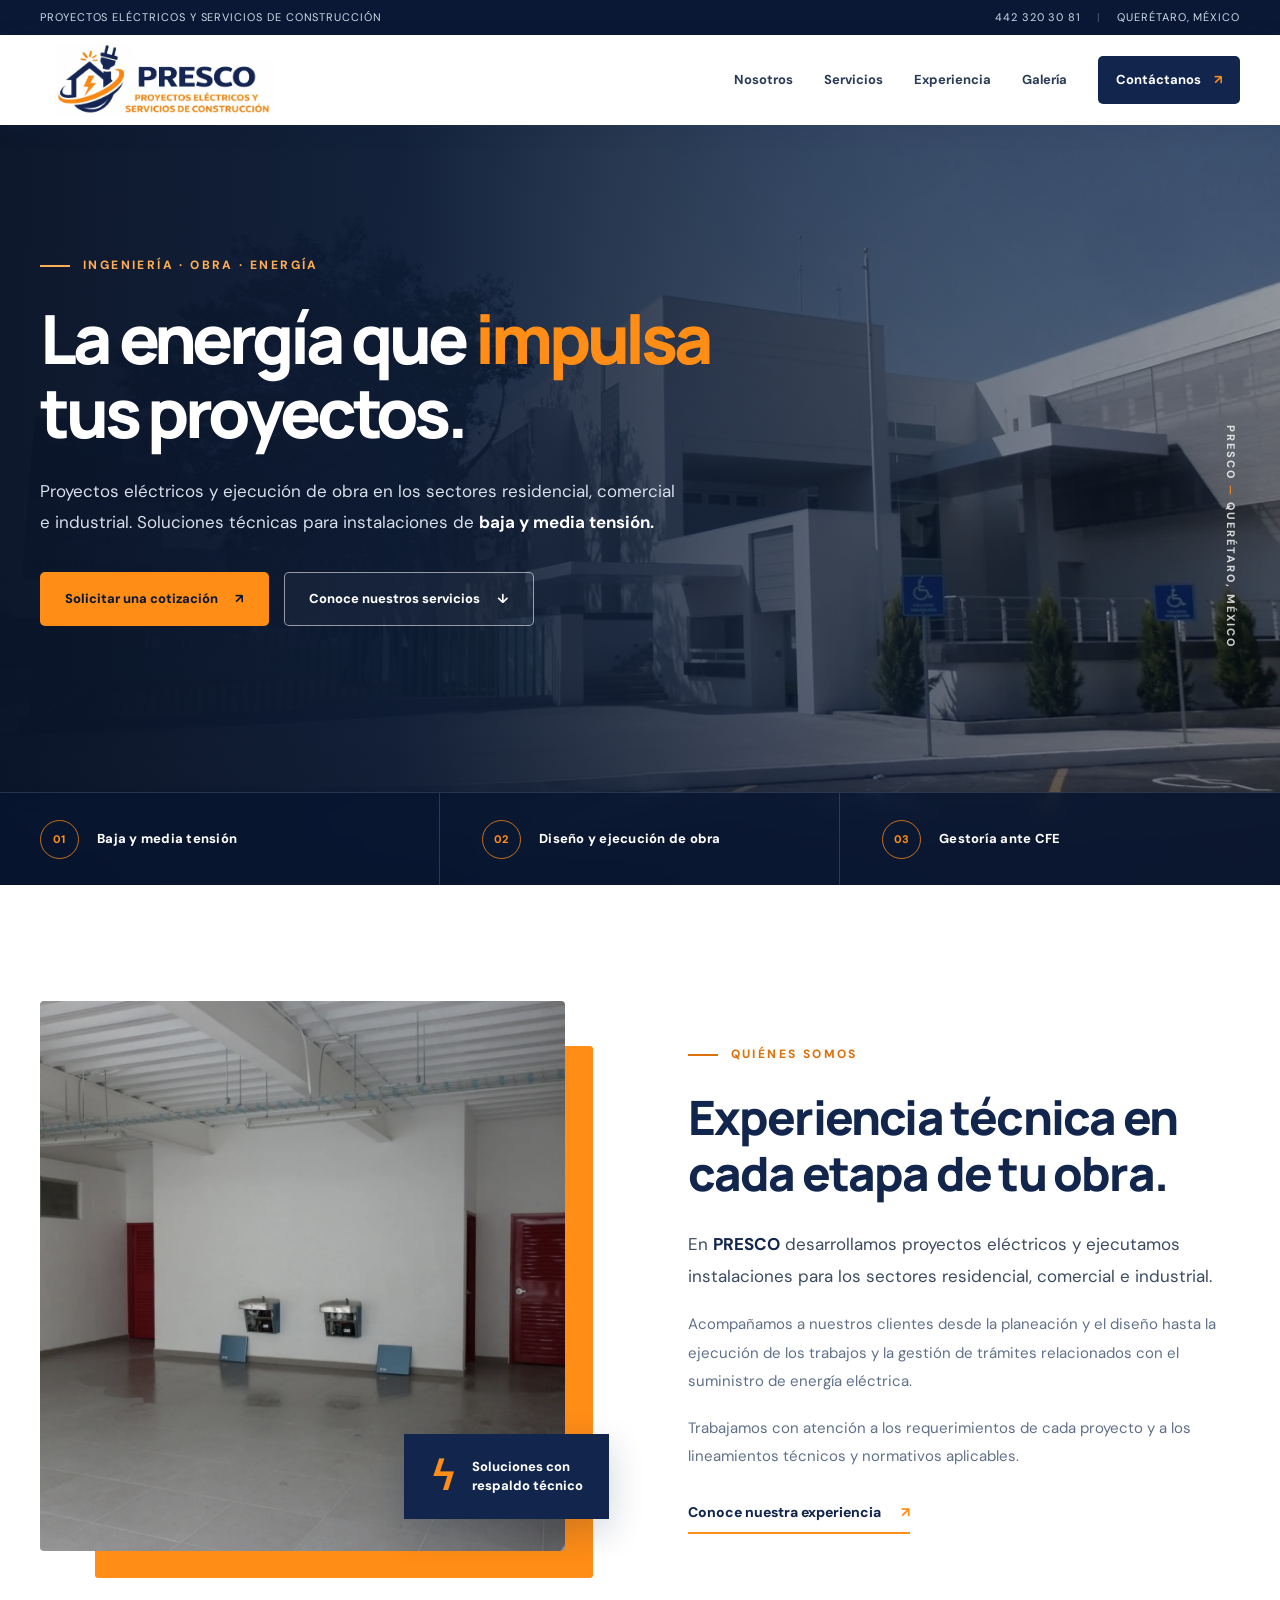
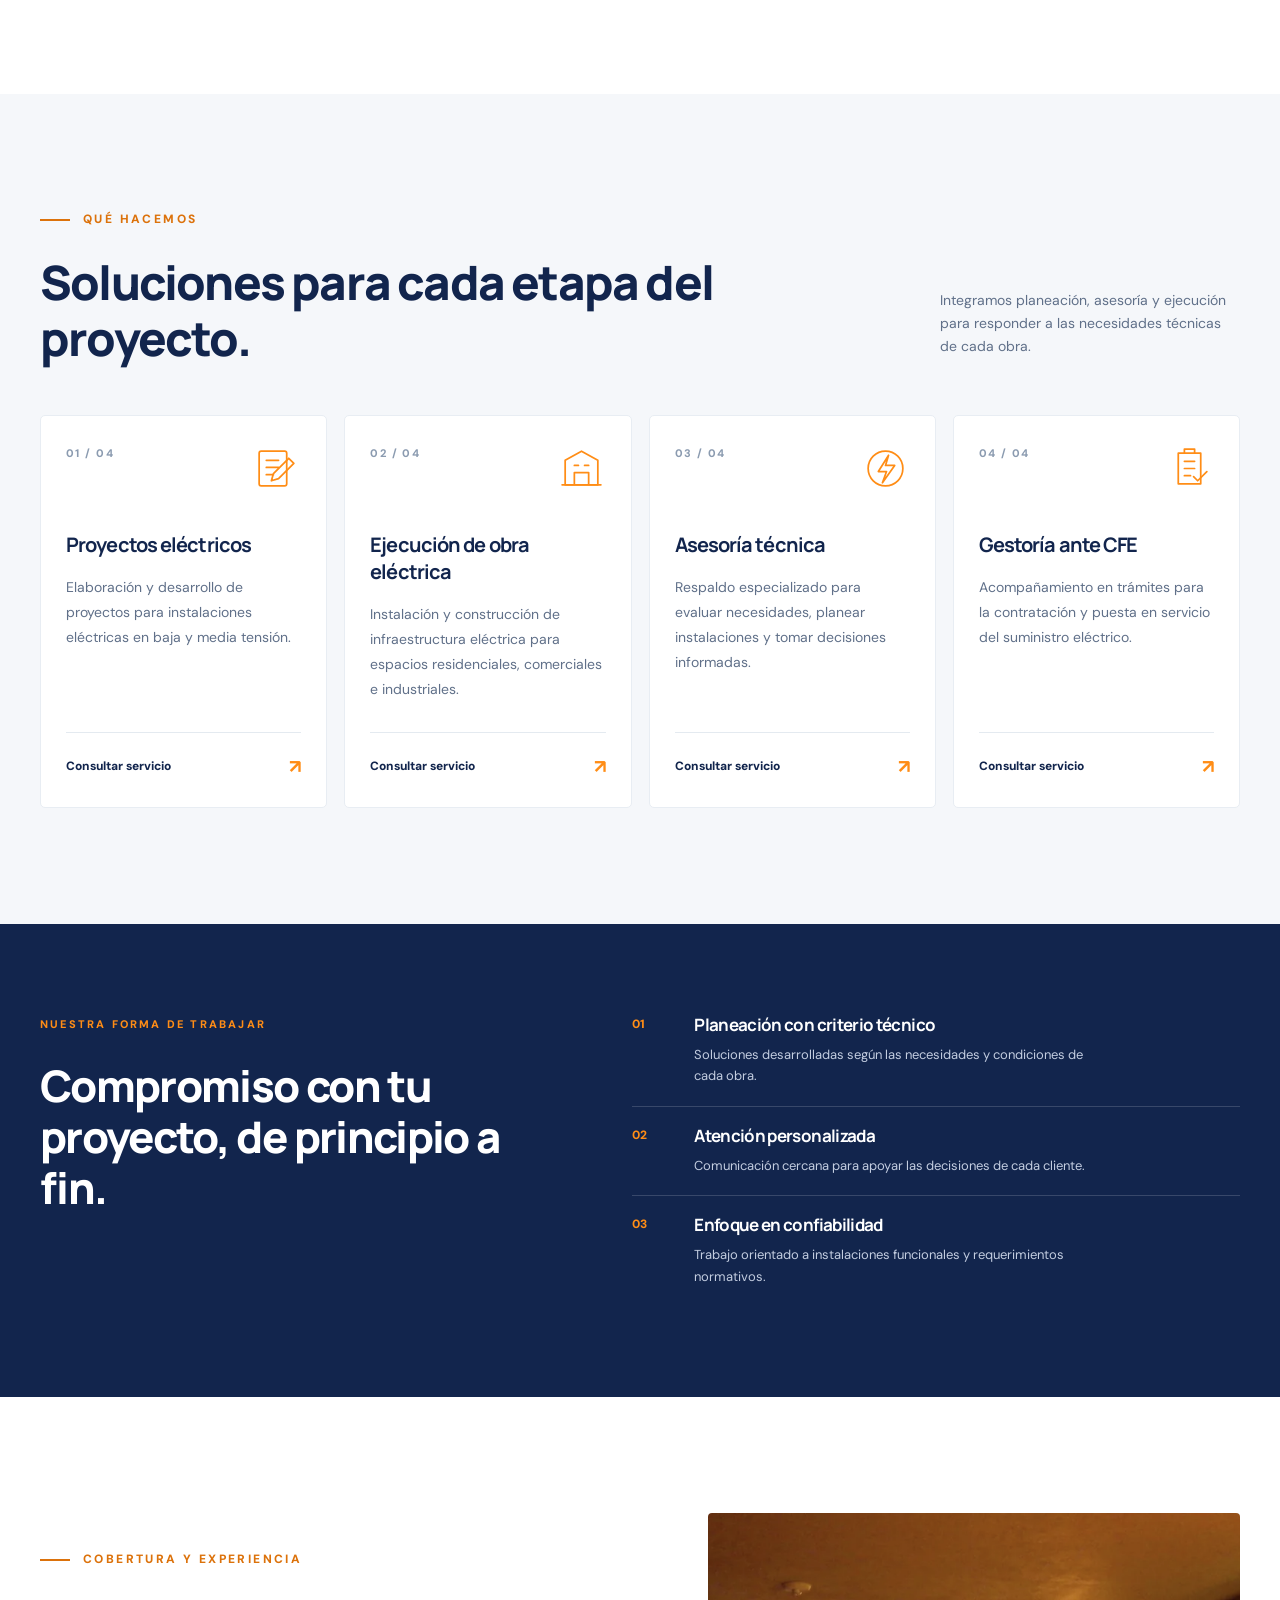
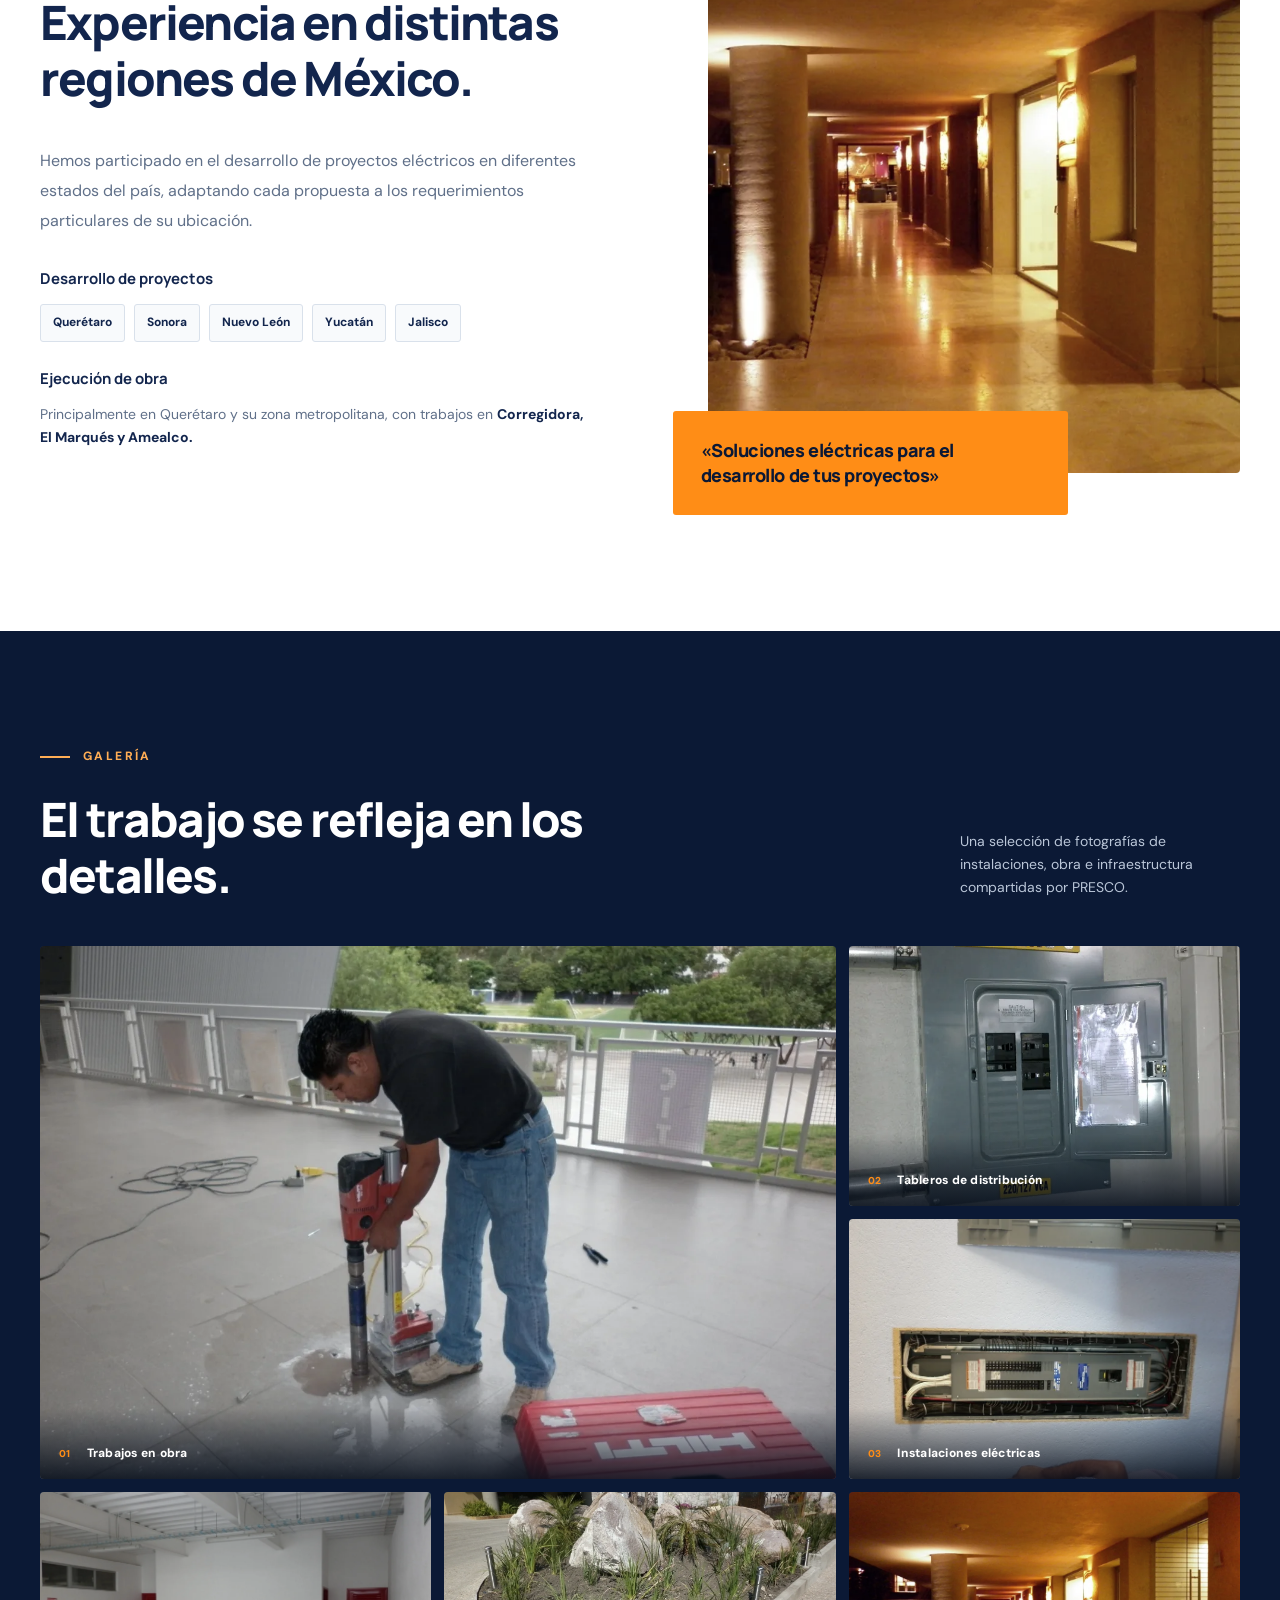
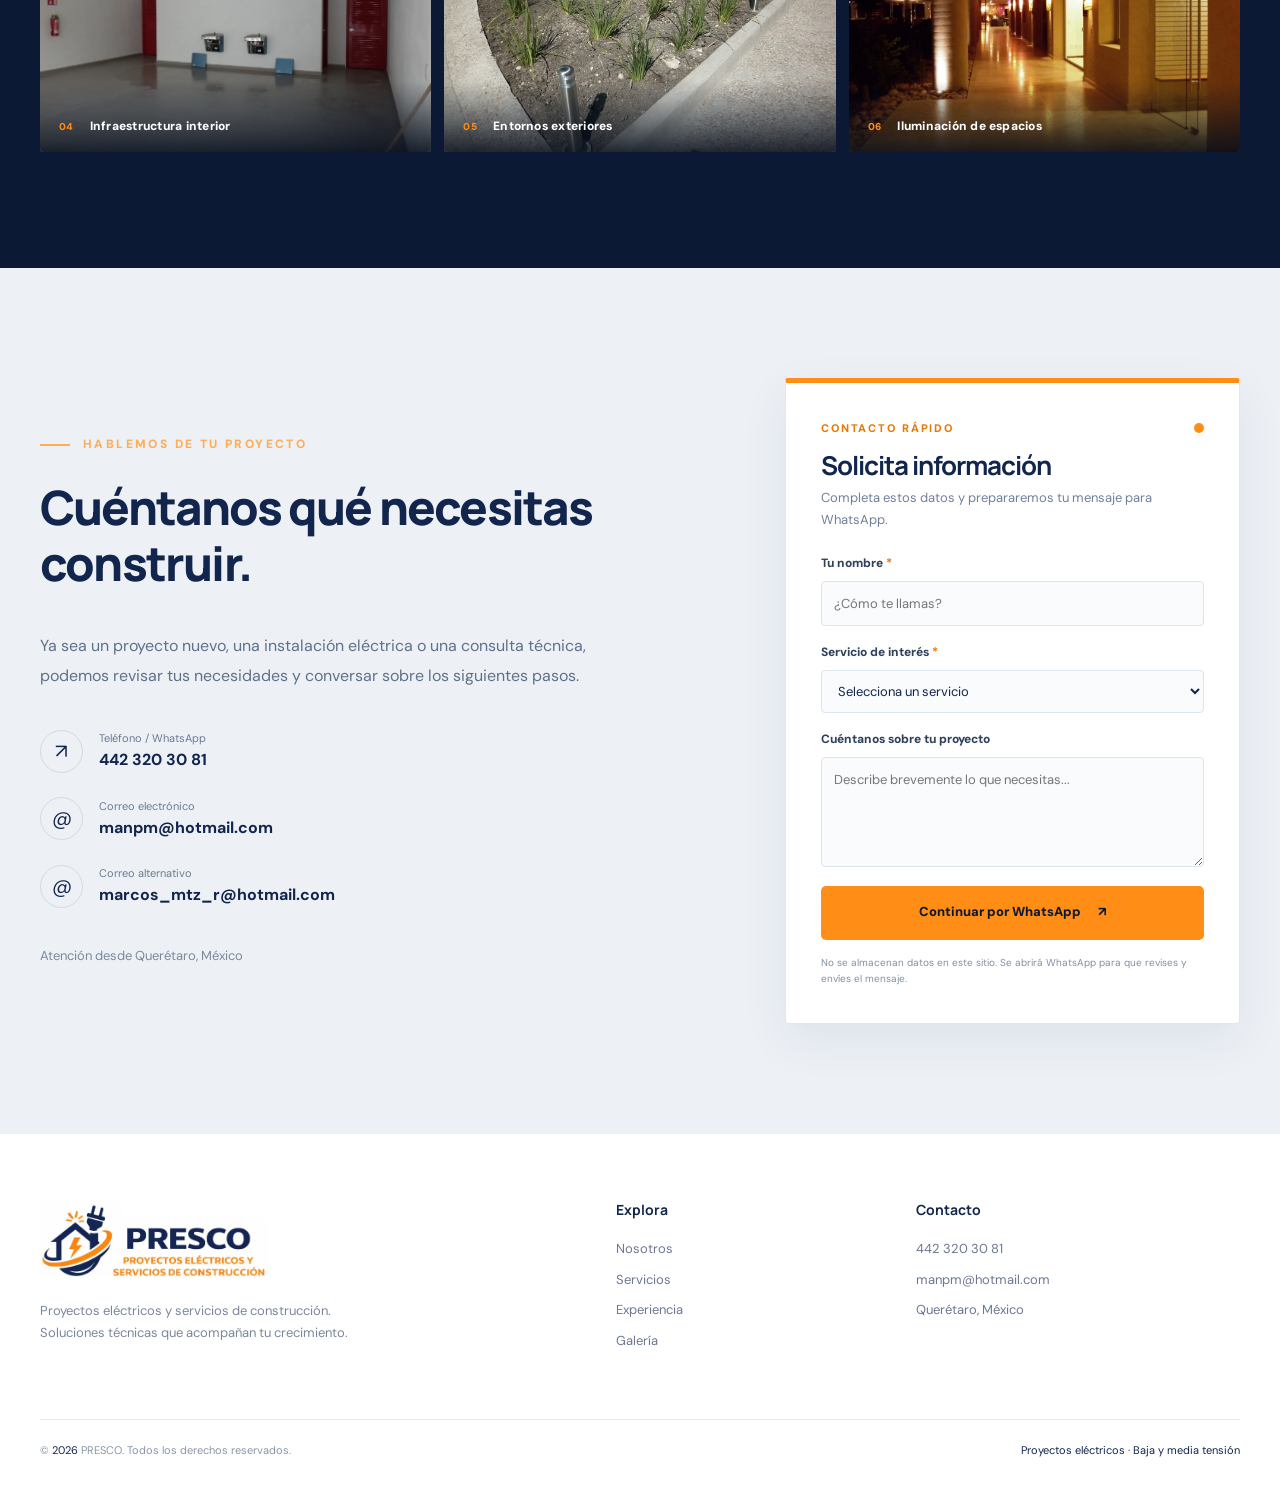
<file: marcos/index.html>
<!DOCTYPE html>
<html lang="es-MX">
<head>
  <meta charset="utf-8">
  <meta name="viewport" content="width=device-width, initial-scale=1">
  <meta name="theme-color" content="#11234a">
  <meta name="description" content="PRESCO: proyectos eléctricos, ejecución de obra y gestoría ante CFE para instalaciones de baja y media tensión. Atención en Querétaro y desarrollo de proyectos en México.">
  <meta property="og:type" content="website">
  <meta property="og:title" content="PRESCO | Proyectos Eléctricos y Servicios de Construcción">
  <meta property="og:description" content="Soluciones eléctricas para el desarrollo de tus proyectos. Ingeniería, obra y gestoría ante CFE.">
  <meta property="og:image" content="assets/fachada.webp">
  <title>PRESCO | Proyectos Eléctricos y Servicios de Construcción</title>
  <link rel="icon" type="image/png" href="assets/favicon.png">
  <link rel="preconnect" href="https://fonts.googleapis.com">
  <link rel="preconnect" href="https://fonts.gstatic.com" crossorigin>
  <link href="https://fonts.googleapis.com/css2?family=DM+Sans:wght@400;500;600;700&family=Manrope:wght@400;500;600;700;800&display=swap" rel="stylesheet">
  <link rel="stylesheet" href="styles.css">
</head>
<body>
  <a href="#contenido" class="skip-link">Ir al contenido</a>
  <div class="topbar"><div class="container topbar-inner"><span>Proyectos eléctricos y servicios de construcción</span><div><a href="tel:+524423203081">442 320 30 81</a><span class="top-sep">|</span><span>Querétaro, México</span></div></div></div>
  <header class="site-header" id="inicio">
    <div class="container nav-wrap">
      <a class="brand" href="#inicio" aria-label="PRESCO, ir al inicio"><img src="assets/presco-logo.webp" alt="PRESCO — Proyectos eléctricos y servicios de construcción" width="278" height="98"></a>
      <button class="menu-toggle" type="button" aria-label="Abrir menú de navegación" aria-controls="primary-nav" aria-expanded="false"><span></span><span></span><span></span></button>
      <nav class="nav" id="primary-nav" aria-label="Navegación principal">
        <a href="#nosotros">Nosotros</a><a href="#servicios">Servicios</a><a href="#experiencia">Experiencia</a><a href="#proyectos">Galería</a><a href="#contacto" class="nav-cta">Contáctanos <span aria-hidden="true">↗</span></a>
      </nav>
    </div>
  </header>
  <main id="contenido">
    <section class="hero" aria-labelledby="hero-title">
      <div class="hero-bg" role="img" aria-label="Edificio institucional con instalaciones exteriores"></div>
      <div class="container hero-inner">
        <div class="hero-content">
          <div class="eyebrow light"><span class="eyebrow-line"></span> INGENIERÍA · OBRA · ENERGÍA</div>
          <h1 id="hero-title">La energía que <em>impulsa</em> tus proyectos.</h1>
          <p>Proyectos eléctricos y ejecución de obra en los sectores residencial, comercial e industrial. Soluciones técnicas para instalaciones de <strong>baja y media tensión.</strong></p>
          <div class="hero-actions"><a class="btn btn-primary" href="https://wa.me/524423203081?text=Hola%2C%20me%20gustar%C3%ADa%20solicitar%20informaci%C3%B3n%20sobre%20un%20proyecto%20el%C3%A9ctrico." target="_blank" rel="noopener noreferrer">Solicitar una cotización <span aria-hidden="true">↗</span></a><a class="btn btn-outline" href="#servicios">Conoce nuestros servicios <span aria-hidden="true">↓</span></a></div>
        </div>
        <div class="hero-side-label">PRESCO <span>—</span> QUERÉTARO, MÉXICO</div>
      </div>
      <div class="hero-bottom"><div class="container hero-highlights"><div><span class="highlight-icon">01</span><span>Baja y media tensión</span></div><div><span class="highlight-icon">02</span><span>Diseño y ejecución de obra</span></div><div><span class="highlight-icon">03</span><span>Gestoría ante CFE</span></div></div></div>
    </section>

    <section class="section about" id="nosotros">
      <div class="container about-grid">
        <div class="about-image-wrap"><img class="about-image" src="assets/interior.webp" alt="Interior de instalaciones con infraestructura y luminarias"><div class="about-badge"><span class="badge-bolt">ϟ</span><span>Soluciones con<br>respaldo técnico</span></div></div>
        <div class="about-content"><div class="eyebrow"><span class="eyebrow-line"></span> QUIÉNES SOMOS</div><h2>Experiencia técnica en cada etapa de tu obra.</h2><p class="lead">En <strong>PRESCO</strong> desarrollamos proyectos eléctricos y ejecutamos instalaciones para los sectores residencial, comercial e industrial.</p><p>Acompañamos a nuestros clientes desde la planeación y el diseño hasta la ejecución de los trabajos y la gestión de trámites relacionados con el suministro de energía eléctrica.</p><p>Trabajamos con atención a los requerimientos de cada proyecto y a los lineamientos técnicos y normativos aplicables.</p><a class="text-link" href="#experiencia">Conoce nuestra experiencia <span aria-hidden="true">↗</span></a></div>
      </div>
    </section>

    <section class="section services" id="servicios">
      <div class="container"><div class="section-heading"><div><div class="eyebrow"><span class="eyebrow-line"></span> QUÉ HACEMOS</div><h2>Soluciones para cada etapa del proyecto.</h2></div><p>Integramos planeación, asesoría y ejecución para responder a las necesidades técnicas de cada obra.</p></div>
      <div class="services-grid">
        <article class="service-card"><div class="service-top"><span class="service-number">01 / 04</span><svg viewBox="0 0 48 48" fill="none" aria-hidden="true"><rect x="7" y="7" width="27" height="34" rx="2"/><path d="M14 16h12M14 23h12M14 30h7M36 14l5 5-15 15-7 2 2-7 15-15Z"/></svg></div><h3>Proyectos eléctricos</h3><p>Elaboración y desarrollo de proyectos para instalaciones eléctricas en baja y media tensión.</p><a href="#contacto" aria-label="Consultar proyectos eléctricos">Consultar servicio <span aria-hidden="true">↗</span></a></article>
        <article class="service-card"><div class="service-top"><span class="service-number">02 / 04</span><svg viewBox="0 0 48 48" fill="none" aria-hidden="true"><path d="M8 40V16l16-9 16 9v24H8Z"/><path d="M17 40V28h14v12M17 21h4m6 0h4M5 40h38"/></svg></div><h3>Ejecución de obra eléctrica</h3><p>Instalación y construcción de infraestructura eléctrica para espacios residenciales, comerciales e industriales.</p><a href="#contacto" aria-label="Consultar ejecución de obra eléctrica">Consultar servicio <span aria-hidden="true">↗</span></a></article>
        <article class="service-card"><div class="service-top"><span class="service-number">03 / 04</span><svg viewBox="0 0 48 48" fill="none" aria-hidden="true"><circle cx="24" cy="24" r="17"/><path d="M27 11 17 27h8l-4 11 12-17h-9l3-10Z"/></svg></div><h3>Asesoría técnica</h3><p>Respaldo especializado para evaluar necesidades, planear instalaciones y tomar decisiones informadas.</p><a href="#contacto" aria-label="Consultar asesoría técnica">Consultar servicio <span aria-hidden="true">↗</span></a></article>
        <article class="service-card"><div class="service-top"><span class="service-number">04 / 04</span><svg viewBox="0 0 48 48" fill="none" aria-hidden="true"><path d="M13 9h22v30H13zM19 9V5h10v4M19 17h10M19 24h10M19 31h6"/><path d="m28 32 4 4 9-9"/></svg></div><h3>Gestoría ante CFE</h3><p>Acompañamiento en trámites para la contratación y puesta en servicio del suministro eléctrico.</p><a href="#contacto" aria-label="Consultar gestoría ante CFE">Consultar servicio <span aria-hidden="true">↗</span></a></article>
      </div></div>
    </section>

    <section class="approach-section" aria-label="Nuestro enfoque"><div class="container approach-grid"><div><span class="approach-kicker">NUESTRA FORMA DE TRABAJAR</span><h2>Compromiso con tu proyecto, de principio a fin.</h2></div><div class="approach-points"><div><span>01</span><div><h3>Planeación con criterio técnico</h3><p>Soluciones desarrolladas según las necesidades y condiciones de cada obra.</p></div></div><div><span>02</span><div><h3>Atención personalizada</h3><p>Comunicación cercana para apoyar las decisiones de cada cliente.</p></div></div><div><span>03</span><div><h3>Enfoque en confiabilidad</h3><p>Trabajo orientado a instalaciones funcionales y requerimientos normativos.</p></div></div></div></div></section>

    <section class="section coverage" id="experiencia"><div class="container coverage-grid"><div class="coverage-copy"><div class="eyebrow"><span class="eyebrow-line"></span> COBERTURA Y EXPERIENCIA</div><h2>Experiencia en distintas regiones de México.</h2><p>Hemos participado en el desarrollo de proyectos eléctricos en diferentes estados del país, adaptando cada propuesta a los requerimientos particulares de su ubicación.</p><div class="coverage-groups"><div><h3>Desarrollo de proyectos</h3><div class="location-pills"><span>Querétaro</span><span>Sonora</span><span>Nuevo León</span><span>Yucatán</span><span>Jalisco</span></div></div><div><h3>Ejecución de obra</h3><p>Principalmente en Querétaro y su zona metropolitana, con trabajos en <strong>Corregidora, El Marqués y Amealco.</strong></p></div></div></div><div class="coverage-image"><img src="assets/iluminacion.webp" alt="Pasillo arquitectónico iluminado durante la noche"><div class="coverage-quote">«Soluciones eléctricas para el desarrollo de tus proyectos»</div></div></div></section>

    <section class="section gallery-section" id="proyectos"><div class="container"><div class="gallery-heading"><div><div class="eyebrow light"><span class="eyebrow-line"></span> GALERÍA</div><h2>El trabajo se refleja en los detalles.</h2></div><p>Una selección de fotografías de instalaciones, obra e infraestructura compartidas por PRESCO.</p></div><div class="gallery-grid">
      <figure class="gallery-item gallery-large"><img src="assets/instalacion.webp" alt="Trabajo especializado de perforación sobre piso de concreto"><figcaption><span>01</span> Trabajos en obra</figcaption></figure>
      <figure class="gallery-item"><img src="assets/tablero.webp" alt="Tablero eléctrico de distribución con interruptores"><figcaption><span>02</span> Tableros de distribución</figcaption></figure>
      <figure class="gallery-item"><img src="assets/tablero-obra.webp" alt="Instalación de tablero eléctrico y canalización en muro"><figcaption><span>03</span> Instalaciones eléctricas</figcaption></figure>
      <figure class="gallery-item"><img src="assets/interior.webp" alt="Infraestructura interior de inmueble con instalaciones superiores"><figcaption><span>04</span> Infraestructura interior</figcaption></figure>
      <figure class="gallery-item"><img src="assets/exteriores.webp" alt="Área exterior con jardinería, elementos de obra y luminarias de piso"><figcaption><span>05</span> Entornos exteriores</figcaption></figure>
      <figure class="gallery-item"><img src="assets/iluminacion.webp" alt="Corredor iluminado con luminarias arquitectónicas"><figcaption><span>06</span> Iluminación de espacios</figcaption></figure>
    </div></div></section>

    <section class="contact-section" id="contacto"><div class="container contact-grid"><div class="contact-info"><div class="eyebrow light"><span class="eyebrow-line"></span> HABLEMOS DE TU PROYECTO</div><h2>Cuéntanos qué necesitas construir.</h2><p>Ya sea un proyecto nuevo, una instalación eléctrica o una consulta técnica, podemos revisar tus necesidades y conversar sobre los siguientes pasos.</p><div class="contact-methods"><a href="tel:+524423203081"><span class="contact-icon" aria-hidden="true">↗</span><span><small>Teléfono / WhatsApp</small><strong>442 320 30 81</strong></span></a><a href="mailto:manpm@hotmail.com"><span class="contact-icon" aria-hidden="true">@</span><span><small>Correo electrónico</small><strong>manpm@hotmail.com</strong></span></a><a href="mailto:marcos_mtz_r@hotmail.com"><span class="contact-icon" aria-hidden="true">@</span><span><small>Correo alternativo</small><strong>marcos_mtz_r@hotmail.com</strong></span></a></div><div class="contact-city">Atención desde Querétaro, México</div></div>
      <form class="contact-form" id="whatsapp-form"><div class="form-top"><span>CONTACTO RÁPIDO</span><span class="form-dot" aria-hidden="true"></span></div><h3>Solicita información</h3><p>Completa estos datos y prepararemos tu mensaje para WhatsApp.</p><label for="contact-name">Tu nombre <span aria-hidden="true">*</span></label><input id="contact-name" name="nombre" type="text" autocomplete="name" placeholder="¿Cómo te llamas?" maxlength="120" required><label for="contact-service">Servicio de interés <span aria-hidden="true">*</span></label><select id="contact-service" name="servicio" required><option value="" disabled selected>Selecciona un servicio</option><option>Proyecto eléctrico</option><option>Ejecución de obra eléctrica</option><option>Asesoría técnica</option><option>Gestoría ante CFE</option><option>Otro / Aún no estoy seguro</option></select><label for="contact-message">Cuéntanos sobre tu proyecto</label><textarea id="contact-message" name="mensaje" rows="4" maxlength="800" placeholder="Describe brevemente lo que necesitas..."></textarea><button class="btn btn-primary form-btn" type="submit">Continuar por WhatsApp <span aria-hidden="true">↗</span></button><p class="form-note">No se almacenan datos en este sitio. Se abrirá WhatsApp para que revises y envíes el mensaje.</p></form>
    </div></section>
  </main>
  <footer class="footer"><div class="container footer-main"><div><a href="#inicio" class="footer-brand"><img src="assets/presco-logo.webp" alt="PRESCO" width="240" height="84"></a><p>Proyectos eléctricos y servicios de construcción.<br>Soluciones técnicas que acompañan tu crecimiento.</p></div><div class="footer-nav"><h3>Explora</h3><a href="#nosotros">Nosotros</a><a href="#servicios">Servicios</a><a href="#experiencia">Experiencia</a><a href="#proyectos">Galería</a></div><div class="footer-nav"><h3>Contacto</h3><a href="tel:+524423203081">442 320 30 81</a><a href="mailto:manpm@hotmail.com">manpm@hotmail.com</a><span>Querétaro, México</span></div></div><div class="container footer-bottom"><span>© <span id="year">2026</span> PRESCO. Todos los derechos reservados.</span><span>Proyectos eléctricos · Baja y media tensión</span></div></footer>
  <script src="script.js" defer></script>
</body>
</html>
</file>
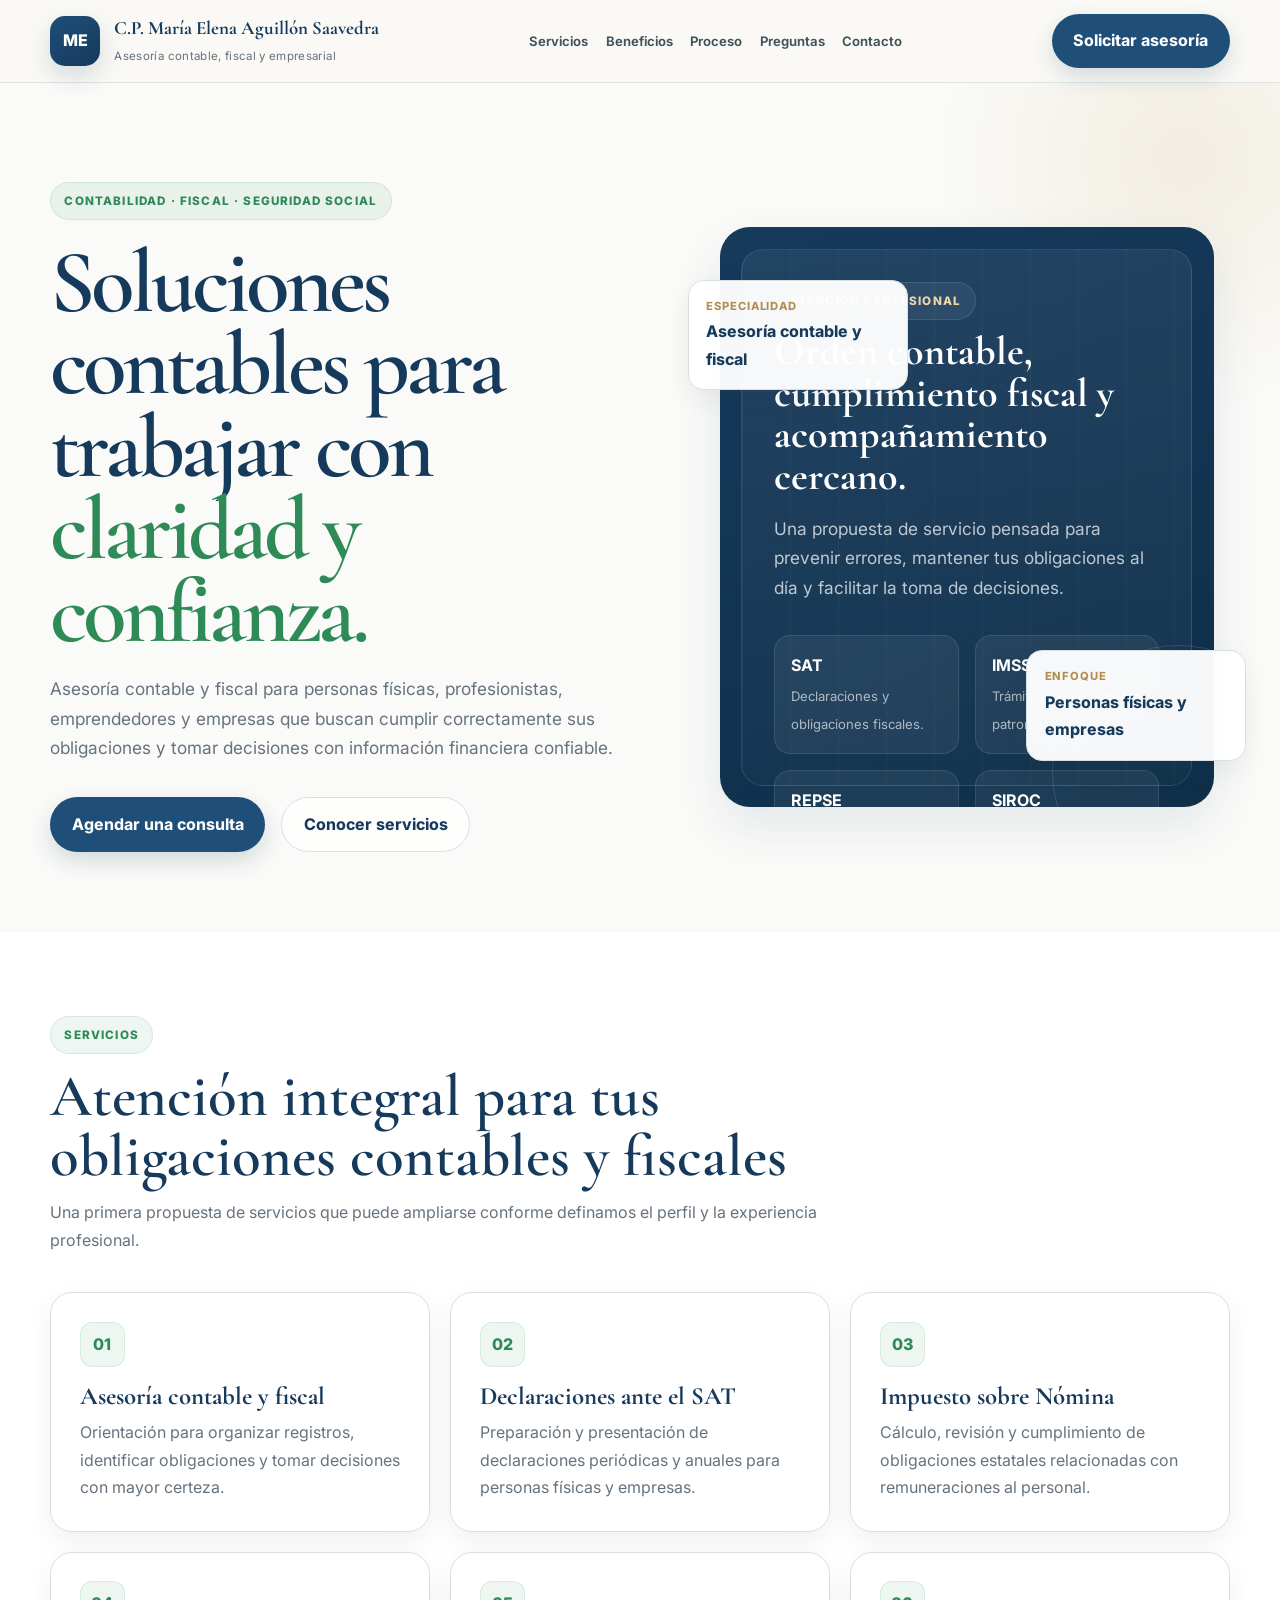
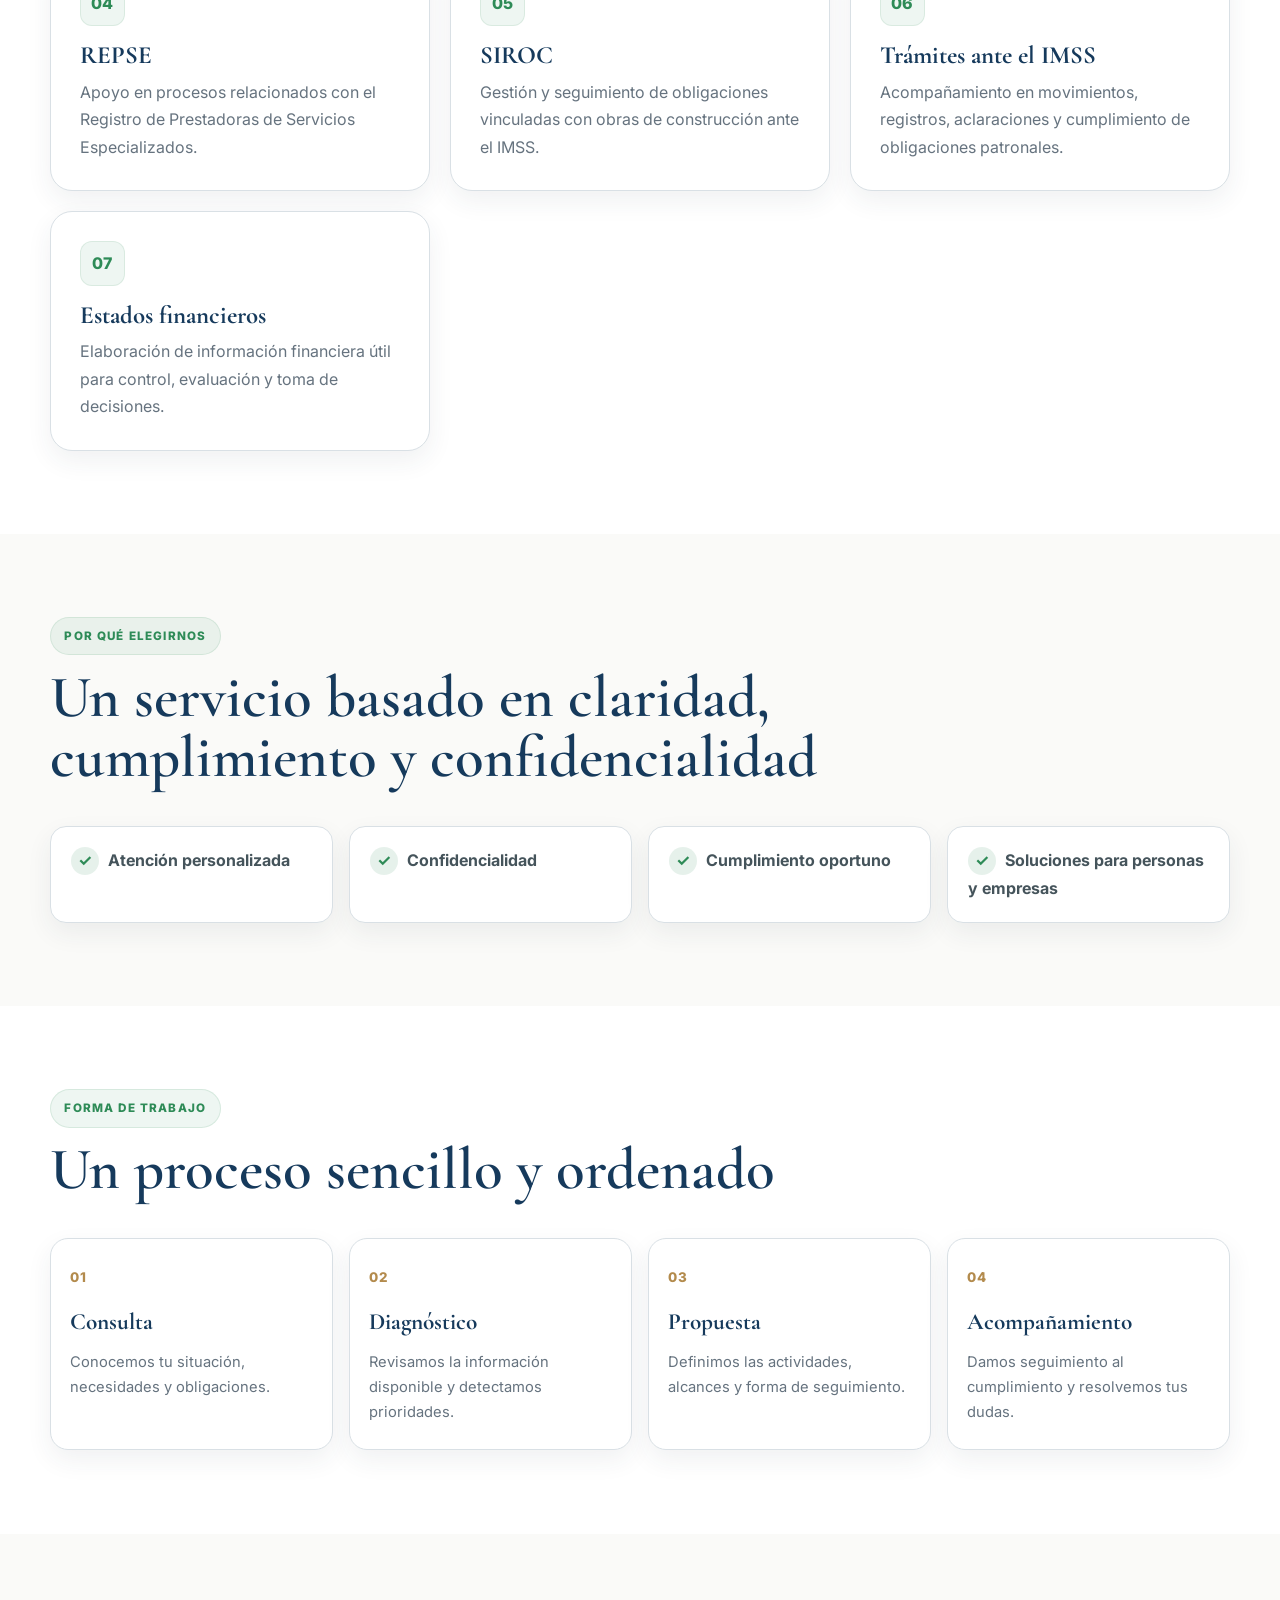
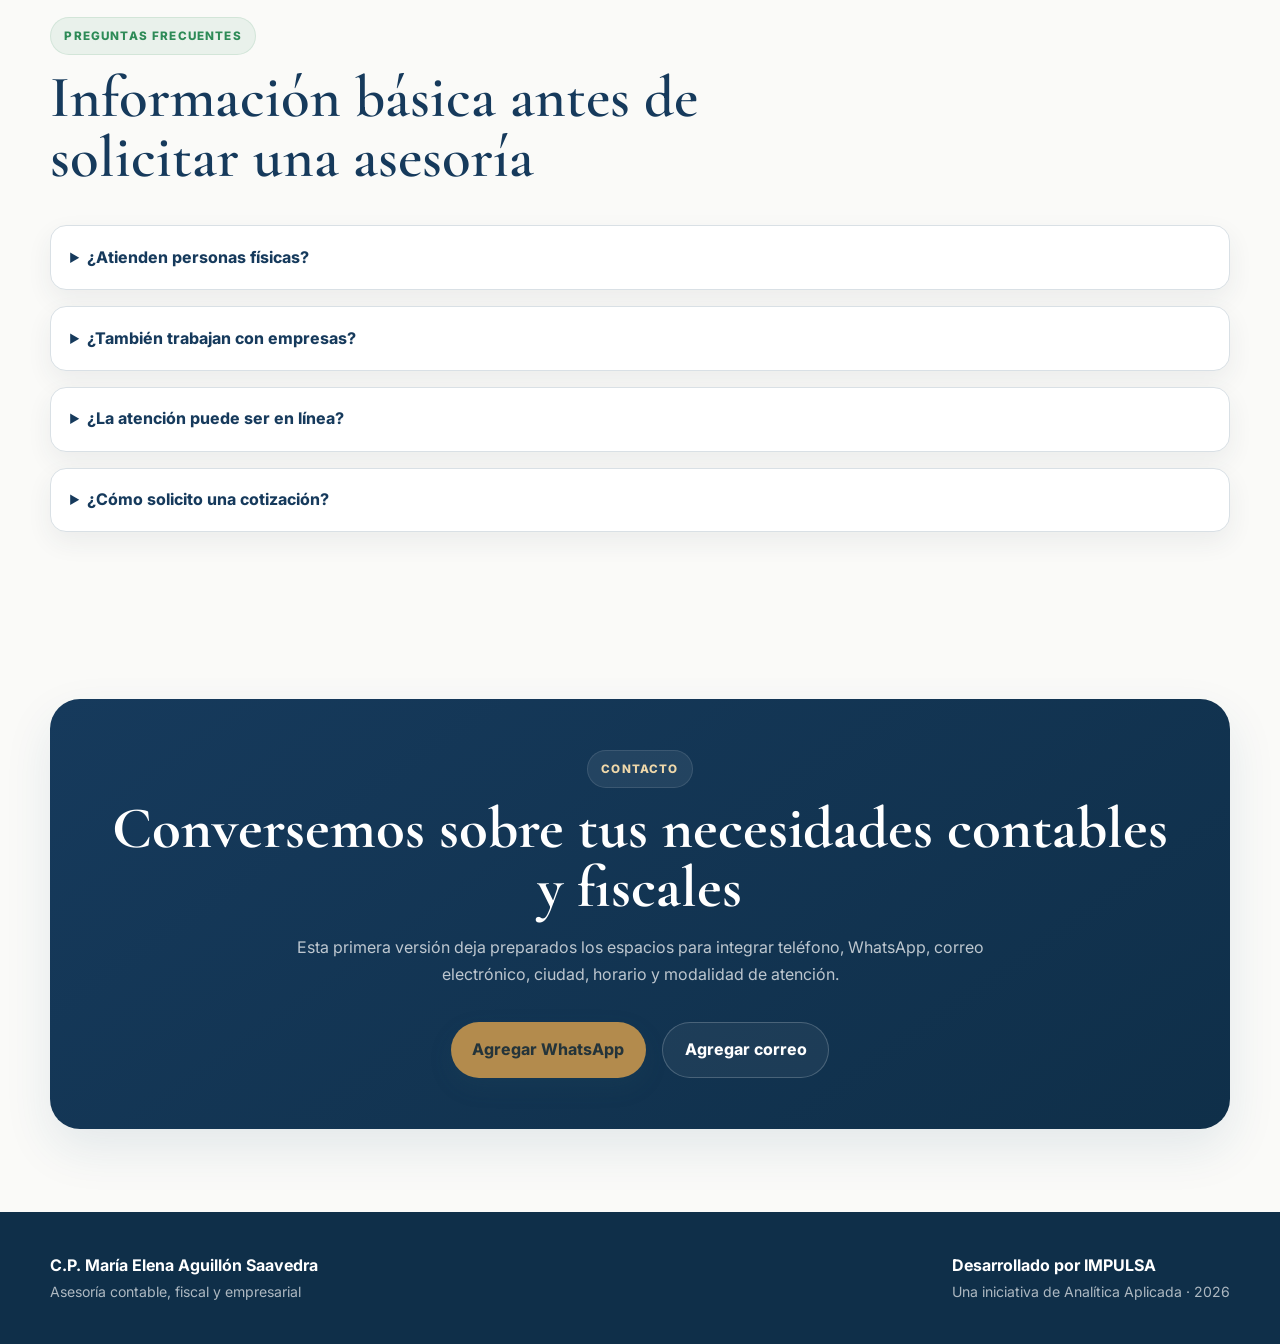
<file: maria-elena-aguillon/index.html>
<!DOCTYPE html>
<html lang="es">
<head>
  <meta charset="UTF-8" />
  <meta name="viewport" content="width=device-width, initial-scale=1.0" />
  <meta name="description" content="C.P. María Elena Aguillón Saavedra. Asesoría contable y fiscal, declaraciones SAT, impuesto sobre nómina, REPSE, SIROC, trámites IMSS y estados financieros." />
  <title>C.P. María Elena Aguillón Saavedra | Asesoría Contable y Fiscal</title>
  <!-- Favicon -->
<link rel="icon" type="image/png" sizes="32x32" href="img/favicon_MEAS.png">
<link rel="icon" type="image/png" sizes="16x16" href="img/favicon_MEAS.png">
<link rel="apple-touch-icon" sizes="180x180" href="img/favicon.png">

<!-- Color del navegador -->
<meta name="theme-color" content="#1F4E79">
  <link rel="preconnect" href="https://fonts.googleapis.com" />
  <link rel="preconnect" href="https://fonts.gstatic.com" crossorigin />
  <link href="https://fonts.googleapis.com/css2?family=Cormorant+Garamond:wght@500;600;700&family=Inter:wght@300;400;500;600;700&display=swap" rel="stylesheet" />

  <style>
    :root{
      --fondo:#FAFAF8;
      --superficie:#FFFFFF;
      --suave:#ECEFF1;
      --tinta:#243746;
      --muted:#66737F;
      --petroleo:#1F4E79;
      --petroleo-oscuro:#163A5C;
      --esmeralda:#2E8B57;
      --dorado:#B38B4D;
      --linea:#D9E0E5;
      --sombra:0 20px 48px rgba(31,78,121,.10);
      --sombra-suave:0 10px 26px rgba(36,55,70,.07);
      --radio:22px;
      --ancho:1180px;
    }

    *{box-sizing:border-box;margin:0;padding:0}
    html{scroll-behavior:smooth}
    body{
      font-family:"Inter",sans-serif;
      color:var(--tinta);
      background:var(--fondo);
      line-height:1.72;
    }

    a{text-decoration:none;color:inherit}
    img{display:block;max-width:100%}
    .contenedor{width:min(calc(100% - 2rem),var(--ancho));margin:auto}
    h1,h2,h3,h4,.marca-nombre{font-family:"Cormorant Garamond",serif}

    .barra{
      position:sticky;
      top:0;
      z-index:30;
      background:rgba(250,249,246,.94);
      border-bottom:1px solid rgba(221,227,224,.92);
      backdrop-filter:blur(14px);
    }

    .nav{
      min-height:82px;
      display:flex;
      align-items:center;
      justify-content:space-between;
      gap:1.5rem;
    }

    .marca{
      display:flex;
      align-items:center;
      gap:.9rem;
    }

    .sello{
      width:50px;
      height:50px;
      border-radius:15px;
      display:grid;
      place-items:center;
      color:white;
      background:linear-gradient(145deg,var(--petroleo),var(--petroleo-oscuro));
      font-weight:800;
      box-shadow:0 10px 24px rgba(31,77,92,.18);
    }

    .marca-nombre{
      font-size:1.18rem;
      font-weight:700;
      line-height:1.08;
      color:var(--petroleo-oscuro);
    }

    .marca small{
      display:block;
      margin-top:.25rem;
      color:var(--muted);
      font-family:"Inter",sans-serif;
      font-size:.72rem;
      letter-spacing:.03em;
    }

    .menu{
      display:flex;
      gap:1.1rem;
      font-size:.82rem;
      font-weight:650;
      color:#41535b;
    }

    .menu a:hover{color:var(--esmeralda)}

    .boton,.boton-sec{
      display:inline-flex;
      align-items:center;
      justify-content:center;
      min-height:48px;
      padding:.82rem 1.35rem;
      border-radius:999px;
      font-weight:750;
      transition:.2s ease;
    }

    .boton{
      background:var(--petroleo);
      color:#fff;
      box-shadow:0 9px 22px rgba(31,77,92,.18);
    }

    .boton:hover{transform:translateY(-2px);background:var(--petroleo-oscuro)}

    .boton-sec{
      border:1px solid var(--linea);
      background:rgba(255,255,255,.8);
      color:var(--petroleo-oscuro);
    }

    .boton-sec:hover{border-color:var(--dorado);background:#fff}

    .hero{
      padding:6.2rem 0 5rem;
      position:relative;
      overflow:hidden;
    }

    .hero::before{
      content:"";
      position:absolute;
      width:530px;
      height:530px;
      border-radius:50%;
      background:radial-gradient(circle,rgba(195,161,93,.14),transparent 68%);
      right:-170px;
      top:-190px;
    }

    .hero-grid{
      display:grid;
      grid-template-columns:1.05fr .95fr;
      gap:4.5rem;
      align-items:center;
      position:relative;
    }

    .etiqueta{
      display:inline-flex;
      padding:.5rem .84rem;
      border-radius:999px;
      background:rgba(46,139,87,.08);
      color:var(--esmeralda);
      border:1px solid rgba(46,139,87,.12);
      font-size:.73rem;
      font-weight:800;
      text-transform:uppercase;
      letter-spacing:.1em;
    }

    h1{
      font-size:clamp(3.6rem,7vw,6.6rem);
      line-height:.92;
      letter-spacing:-.045em;
      color:var(--petroleo-oscuro);
      margin:1.35rem 0 1.25rem;
      font-weight:600;
    }

    h1 span{color:var(--esmeralda)}

    .hero p{
      color:var(--muted);
      max-width:690px;
      font-size:1.08rem;
    }

    .acciones{
      display:flex;
      gap:1rem;
      flex-wrap:wrap;
      margin-top:2.1rem;
    }

    .hero-visual{
      position:relative;
      min-height:580px;
    }

    .panel{
      position:absolute;
      inset:0 1rem;
      border-radius:30px;
      background:linear-gradient(155deg,var(--petroleo-oscuro),#0F2F49);
      color:white;
      padding:1.35rem;
      box-shadow:var(--sombra);
      overflow:hidden;
    }

    .panel::after{
      content:"";
      position:absolute;
      width:250px;
      height:250px;
      border-radius:50%;
      border:1px solid rgba(255,255,255,.12);
      right:-90px;
      bottom:-90px;
    }

    .panel-interior{
      height:100%;
      border-radius:22px;
      background:
        linear-gradient(180deg,rgba(255,255,255,.06),rgba(255,255,255,.02)),
        repeating-linear-gradient(90deg,rgba(255,255,255,.035) 0 1px,transparent 1px 48px);
      border:1px solid rgba(255,255,255,.10);
      padding:2rem;
      display:flex;
      flex-direction:column;
      justify-content:space-between;
    }

    .panel h2{
      font-size:2.5rem;
      line-height:1.04;
      margin:.7rem 0 1rem;
    }

    .panel p{color:rgba(255,255,255,.72)}

    .panel-grid{
      display:grid;
      grid-template-columns:repeat(2,1fr);
      gap:1rem;
      margin-top:2rem;
    }

    .panel-card{
      padding:1rem;
      border-radius:16px;
      background:rgba(255,255,255,.06);
      border:1px solid rgba(255,255,255,.10);
    }

    .panel-card strong{
      display:block;
      color:#fff;
      margin-bottom:.2rem;
    }

    .panel-card span{
      color:rgba(255,255,255,.63);
      font-size:.82rem;
    }

    .flotante{
      position:absolute;
      padding:1rem 1.1rem;
      background:rgba(255,255,255,.96);
      border:1px solid var(--linea);
      border-radius:16px;
      box-shadow:var(--sombra-suave);
      color:var(--petroleo-oscuro);
      font-weight:750;
      max-width:220px;
    }

    .flotante span{
      display:block;
      color:var(--dorado);
      font-size:.7rem;
      text-transform:uppercase;
      letter-spacing:.08em;
      margin-bottom:.15rem;
    }

    .flotante.uno{left:-1rem;top:9%}
    .flotante.dos{right:-1rem;bottom:8%}

    section{padding:5.2rem 0}
    .clara{background:var(--superficie)}
    .encabezado{
      max-width:850px;
      margin-bottom:2.35rem;
    }

    .encabezado h2{
      font-size:clamp(2.55rem,4.6vw,4rem);
      line-height:1.02;
      margin:.8rem 0;
      color:var(--petroleo-oscuro);
      font-weight:600;
    }

    .encabezado p{color:var(--muted)}

    .grid3{
      display:grid;
      grid-template-columns:repeat(3,1fr);
      gap:1.25rem;
    }

    .tarjeta{
      background:var(--superficie);
      border:1px solid var(--linea);
      border-radius:var(--radio);
      padding:1.8rem;
      box-shadow:var(--sombra-suave);
    }

    .numero{
      width:45px;
      height:45px;
      border-radius:12px;
      display:grid;
      place-items:center;
      background:rgba(46,139,87,.08);
      color:var(--esmeralda);
      border:1px solid rgba(46,139,87,.11);
      font-weight:800;
      margin-bottom:1rem;
    }

    .tarjeta h3{
      font-size:1.55rem;
      line-height:1.08;
      color:var(--petroleo-oscuro);
      margin-bottom:.6rem;
    }

    .tarjeta p{color:var(--muted)}

    .beneficios{
      display:grid;
      grid-template-columns:repeat(4,1fr);
      gap:1rem;
    }

    .beneficio{
      padding:1.25rem;
      border-radius:16px;
      background:var(--superficie);
      border:1px solid var(--linea);
      box-shadow:var(--sombra-suave);
      color:#45545b;
      font-weight:700;
    }

    .beneficio::before{
      content:"✓";
      display:inline-grid;
      place-items:center;
      width:28px;
      height:28px;
      border-radius:50%;
      background:rgba(46,139,87,.12);
      color:var(--esmeralda);
      margin-right:.55rem;
    }

    .proceso{
      display:grid;
      grid-template-columns:repeat(4,1fr);
      gap:1rem;
    }

    .paso{
      padding:1.5rem 1.2rem;
      border-radius:18px;
      border:1px solid var(--linea);
      background:var(--superficie);
      box-shadow:var(--sombra-suave);
      min-height:170px;
    }

    .paso small{
      color:var(--dorado);
      font-weight:800;
      letter-spacing:.08em;
    }

    .paso h3{
      margin:.8rem 0 .4rem;
      color:var(--petroleo-oscuro);
      font-size:1.45rem;
    }

    .paso p{color:var(--muted);font-size:.92rem}

    .faq{
      display:grid;
      gap:1rem;
    }

    details{
      background:var(--superficie);
      border:1px solid var(--linea);
      border-radius:16px;
      padding:1.1rem 1.2rem;
      box-shadow:var(--sombra-suave);
    }

    summary{
      cursor:pointer;
      font-weight:750;
      color:var(--petroleo-oscuro);
    }

    details p{
      margin-top:.75rem;
      color:var(--muted);
    }

    .cta{
      background:linear-gradient(145deg,var(--petroleo-oscuro),#0F2F49);
      color:white;
      border-radius:30px;
      padding:3.2rem;
      text-align:center;
      box-shadow:var(--sombra);
    }

    .cta h2{
      font-size:clamp(2.6rem,4.6vw,4rem);
      line-height:1;
      margin-top:.75rem;
    }

    .cta p{
      max-width:720px;
      margin:1rem auto;
      color:rgba(255,255,255,.72);
    }

    .cta .etiqueta{
      color:#efd8aa;
      background:rgba(255,255,255,.07);
      border-color:rgba(255,255,255,.11);
    }

    .cta .acciones{justify-content:center}
    .cta .boton{background:var(--dorado);color:#24343a}
    .cta .boton:hover{background:#ad8847}
    .cta .boton-sec{
      color:white;
      background:rgba(255,255,255,.05);
      border-color:rgba(255,255,255,.20);
    }

    footer{
      background:#0F2F49;
      color:white;
      padding:2.5rem 0;
    }

    .footer-grid{
      display:flex;
      justify-content:space-between;
      gap:2rem;
      flex-wrap:wrap;
    }

    footer p{
      color:rgba(255,255,255,.66);
      font-size:.88rem;
    }

    @media(max-width:1080px){.menu{display:none}}
    @media(max-width:960px){
      .hero-grid{grid-template-columns:1fr}
      .hero-visual{min-height:540px;max-width:650px;width:100%;margin:auto}
      .grid3{grid-template-columns:1fr}
      .beneficios,.proceso{grid-template-columns:repeat(2,1fr)}
    }

    @media(max-width:620px){
      .contenedor{width:min(calc(100% - 1.25rem),var(--ancho))}
      .nav>.boton{display:none}
      .hero{padding:4rem 0}
      h1{font-size:clamp(3rem,15vw,4.6rem)}
      .hero-visual{min-height:470px}
      .panel{inset:0}
      .panel-grid{grid-template-columns:1fr}
      .flotante{max-width:180px;font-size:.82rem;padding:.85rem}
      .flotante.uno{left:-.2rem}
      .flotante.dos{right:-.2rem}
      .beneficios,.proceso{grid-template-columns:1fr}
      section{padding:3.9rem 0}
      .cta{padding:2.2rem 1.2rem}
    }
  </style>
</head>

<body>
  <header class="barra">
    <div class="contenedor nav">
      <a class="marca" href="#inicio">
        <span class="sello">ME</span>
        <span>
          <span class="marca-nombre">C.P. María Elena Aguillón Saavedra</span>
          <small>Asesoría contable, fiscal y empresarial</small>
        </span>
      </a>

      <nav class="menu" aria-label="Navegación principal">
        <a href="#servicios">Servicios</a>
        <a href="#beneficios">Beneficios</a>
        <a href="#proceso">Proceso</a>
        <a href="#preguntas">Preguntas</a>
        <a href="#contacto">Contacto</a>
      </nav>

      <a class="boton" href="#contacto">Solicitar asesoría</a>
    </div>
  </header>

  <main>
    <section class="hero" id="inicio">
      <div class="contenedor hero-grid">
        <div>
          <span class="etiqueta">Contabilidad · Fiscal · Seguridad social</span>
          <h1>Soluciones contables para trabajar con <span>claridad y confianza.</span></h1>
          <p>
            Asesoría contable y fiscal para personas físicas, profesionistas, emprendedores
            y empresas que buscan cumplir correctamente sus obligaciones y tomar decisiones
            con información financiera confiable.
          </p>

          <div class="acciones">
            <a class="boton" href="#contacto">Agendar una consulta</a>
            <a class="boton-sec" href="#servicios">Conocer servicios</a>
          </div>
        </div>

        <div class="hero-visual">
          <div class="panel">
            <div class="panel-interior">
              <div>
                <span class="etiqueta" style="background:rgba(255,255,255,.06);color:#efd8aa;border-color:rgba(255,255,255,.11)">Atención profesional</span>
                <h2>Orden contable, cumplimiento fiscal y acompañamiento cercano.</h2>
                <p>
                  Una propuesta de servicio pensada para prevenir errores, mantener tus obligaciones al día
                  y facilitar la toma de decisiones.
                </p>
              </div>

              <div class="panel-grid">
                <div class="panel-card"><strong>SAT</strong><span>Declaraciones y obligaciones fiscales.</span></div>
                <div class="panel-card"><strong>IMSS</strong><span>Trámites y cumplimiento patronal.</span></div>
                <div class="panel-card"><strong>REPSE</strong><span>Registro y seguimiento especializado.</span></div>
                <div class="panel-card"><strong>SIROC</strong><span>Obligaciones vinculadas con obras.</span></div>
              </div>
            </div>
          </div>

          <div class="flotante uno"><span>Especialidad</span>Asesoría contable y fiscal</div>
          <div class="flotante dos"><span>Enfoque</span>Personas físicas y empresas</div>
        </div>
      </div>
    </section>

    <section class="clara" id="servicios">
      <div class="contenedor">
        <div class="encabezado">
          <span class="etiqueta">Servicios</span>
          <h2>Atención integral para tus obligaciones contables y fiscales</h2>
          <p>Una primera propuesta de servicios que puede ampliarse conforme definamos el perfil y la experiencia profesional.</p>
        </div>

        <div class="grid3">
          <article class="tarjeta">
            <div class="numero">01</div>
            <h3>Asesoría contable y fiscal</h3>
            <p>Orientación para organizar registros, identificar obligaciones y tomar decisiones con mayor certeza.</p>
          </article>

          <article class="tarjeta">
            <div class="numero">02</div>
            <h3>Declaraciones ante el SAT</h3>
            <p>Preparación y presentación de declaraciones periódicas y anuales para personas físicas y empresas.</p>
          </article>

          <article class="tarjeta">
            <div class="numero">03</div>
            <h3>Impuesto sobre Nómina</h3>
            <p>Cálculo, revisión y cumplimiento de obligaciones estatales relacionadas con remuneraciones al personal.</p>
          </article>

          <article class="tarjeta">
            <div class="numero">04</div>
            <h3>REPSE</h3>
            <p>Apoyo en procesos relacionados con el Registro de Prestadoras de Servicios Especializados.</p>
          </article>

          <article class="tarjeta">
            <div class="numero">05</div>
            <h3>SIROC</h3>
            <p>Gestión y seguimiento de obligaciones vinculadas con obras de construcción ante el IMSS.</p>
          </article>

          <article class="tarjeta">
            <div class="numero">06</div>
            <h3>Trámites ante el IMSS</h3>
            <p>Acompañamiento en movimientos, registros, aclaraciones y cumplimiento de obligaciones patronales.</p>
          </article>

          <article class="tarjeta">
            <div class="numero">07</div>
            <h3>Estados financieros</h3>
            <p>Elaboración de información financiera útil para control, evaluación y toma de decisiones.</p>
          </article>
        </div>
      </div>
    </section>

    <section id="beneficios">
      <div class="contenedor">
        <div class="encabezado">
          <span class="etiqueta">Por qué elegirnos</span>
          <h2>Un servicio basado en claridad, cumplimiento y confidencialidad</h2>
        </div>

        <div class="beneficios">
          <div class="beneficio">Atención personalizada</div>
          <div class="beneficio">Confidencialidad</div>
          <div class="beneficio">Cumplimiento oportuno</div>
          <div class="beneficio">Soluciones para personas y empresas</div>
        </div>
      </div>
    </section>

    <section class="clara" id="proceso">
      <div class="contenedor">
        <div class="encabezado">
          <span class="etiqueta">Forma de trabajo</span>
          <h2>Un proceso sencillo y ordenado</h2>
        </div>

        <div class="proceso">
          <article class="paso">
            <small>01</small>
            <h3>Consulta</h3>
            <p>Conocemos tu situación, necesidades y obligaciones.</p>
          </article>

          <article class="paso">
            <small>02</small>
            <h3>Diagnóstico</h3>
            <p>Revisamos la información disponible y detectamos prioridades.</p>
          </article>

          <article class="paso">
            <small>03</small>
            <h3>Propuesta</h3>
            <p>Definimos las actividades, alcances y forma de seguimiento.</p>
          </article>

          <article class="paso">
            <small>04</small>
            <h3>Acompañamiento</h3>
            <p>Damos seguimiento al cumplimiento y resolvemos tus dudas.</p>
          </article>
        </div>
      </div>
    </section>

    <section id="preguntas">
      <div class="contenedor">
        <div class="encabezado">
          <span class="etiqueta">Preguntas frecuentes</span>
          <h2>Información básica antes de solicitar una asesoría</h2>
        </div>

        <div class="faq">
          <details>
            <summary>¿Atienden personas físicas?</summary>
            <p>Sí. La propuesta contempla atención para profesionistas, emprendedores y personas con actividad empresarial.</p>
          </details>

          <details>
            <summary>¿También trabajan con empresas?</summary>
            <p>Sí. Pueden integrarse servicios contables, fiscales, de nómina, IMSS, REPSE, SIROC y estados financieros.</p>
          </details>

          <details>
            <summary>¿La atención puede ser en línea?</summary>
            <p>Este dato está pendiente de confirmación y se incorporará en la versión final del sitio.</p>
          </details>

          <details>
            <summary>¿Cómo solicito una cotización?</summary>
            <p>Cuando tengamos el teléfono y correo definitivos, los botones de contacto abrirán WhatsApp y correo electrónico.</p>
          </details>
        </div>
      </div>
    </section>

    <section id="contacto">
      <div class="contenedor">
        <div class="cta">
          <span class="etiqueta">Contacto</span>
          <h2>Conversemos sobre tus necesidades contables y fiscales</h2>
          <p>
            Esta primera versión deja preparados los espacios para integrar teléfono, WhatsApp,
            correo electrónico, ciudad, horario y modalidad de atención.
          </p>

          <div class="acciones">
            <a class="boton" href="#">Agregar WhatsApp</a>
            <a class="boton-sec" href="#">Agregar correo</a>
          </div>
        </div>
      </div>
    </section>
  </main>

  <footer>
    <div class="contenedor footer-grid">
      <div>
        <strong>C.P. María Elena Aguillón Saavedra</strong>
        <p>Asesoría contable, fiscal y empresarial</p>
      </div>

      <div>
        <strong>Desarrollado por IMPULSA</strong>
        <p>Una iniciativa de Analítica Aplicada · 2026</p>
      </div>
    </div>
  </footer>
</body>
</html>
</file>
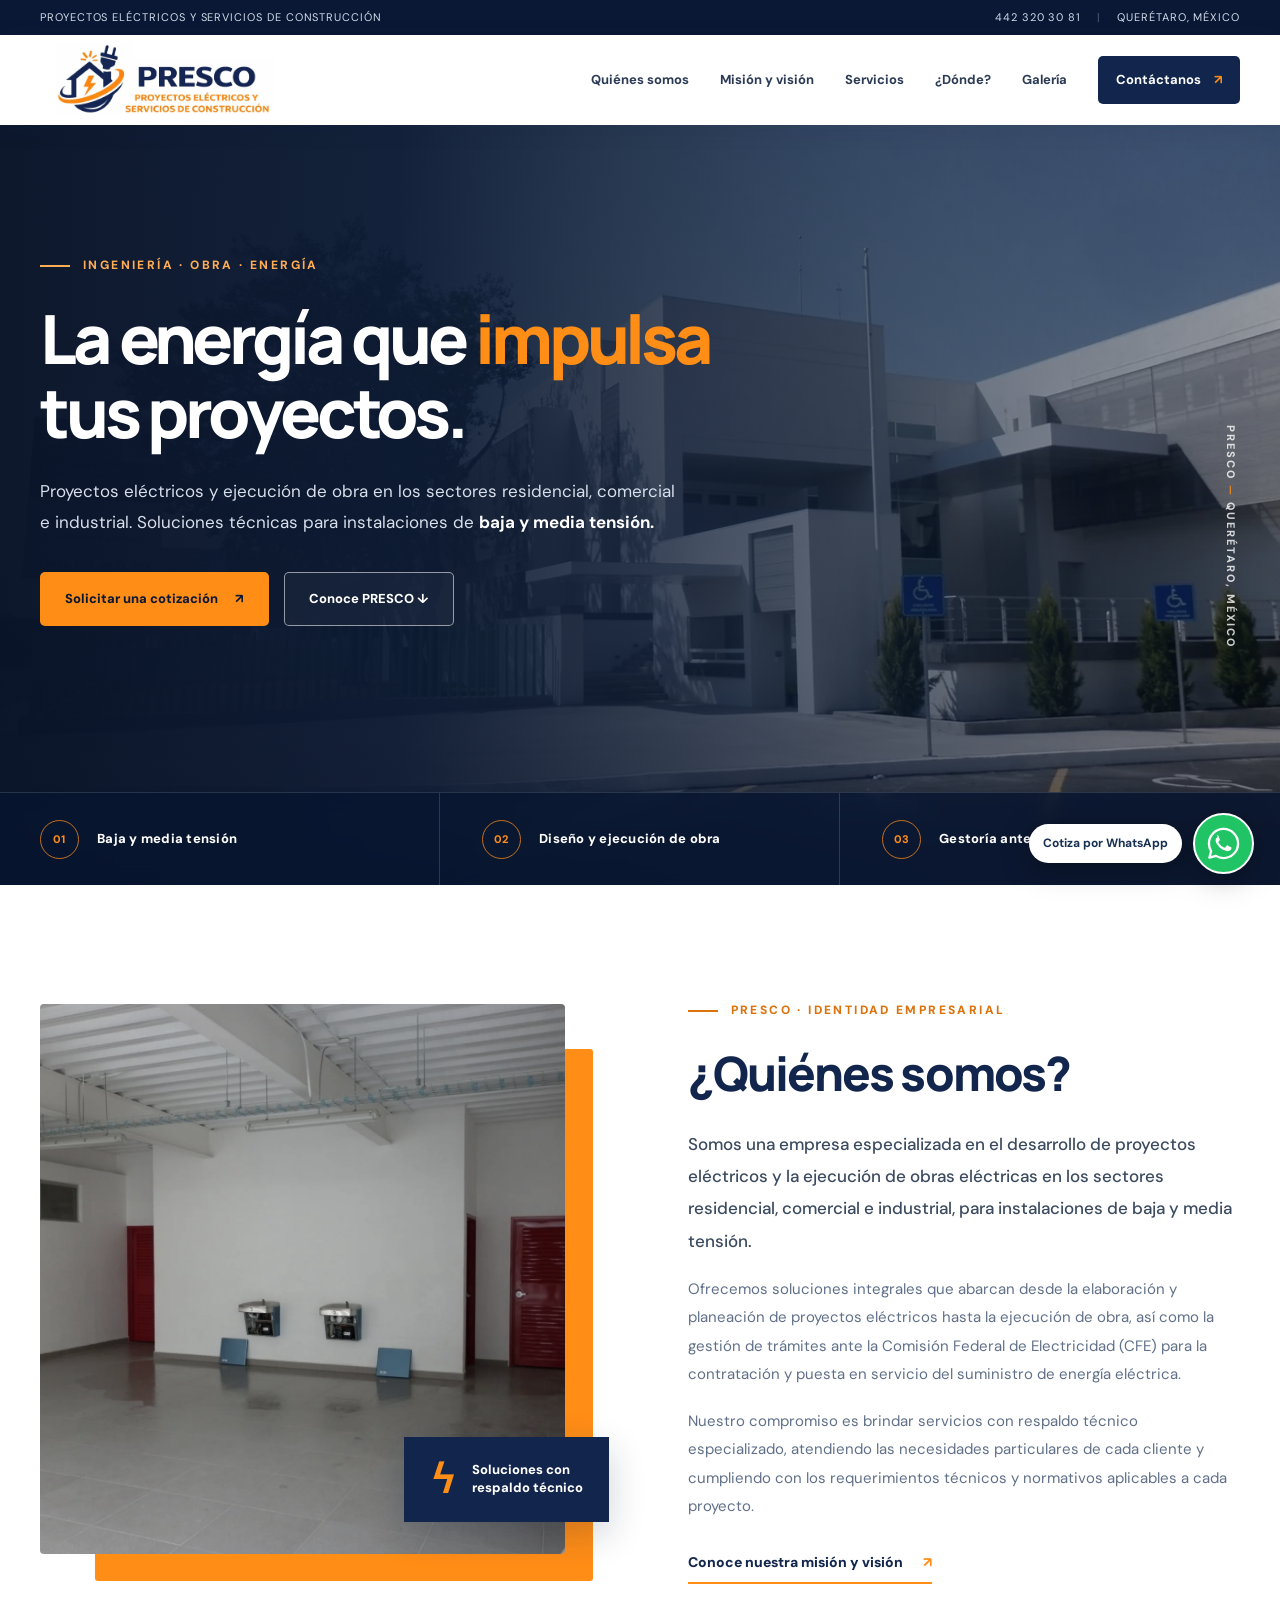
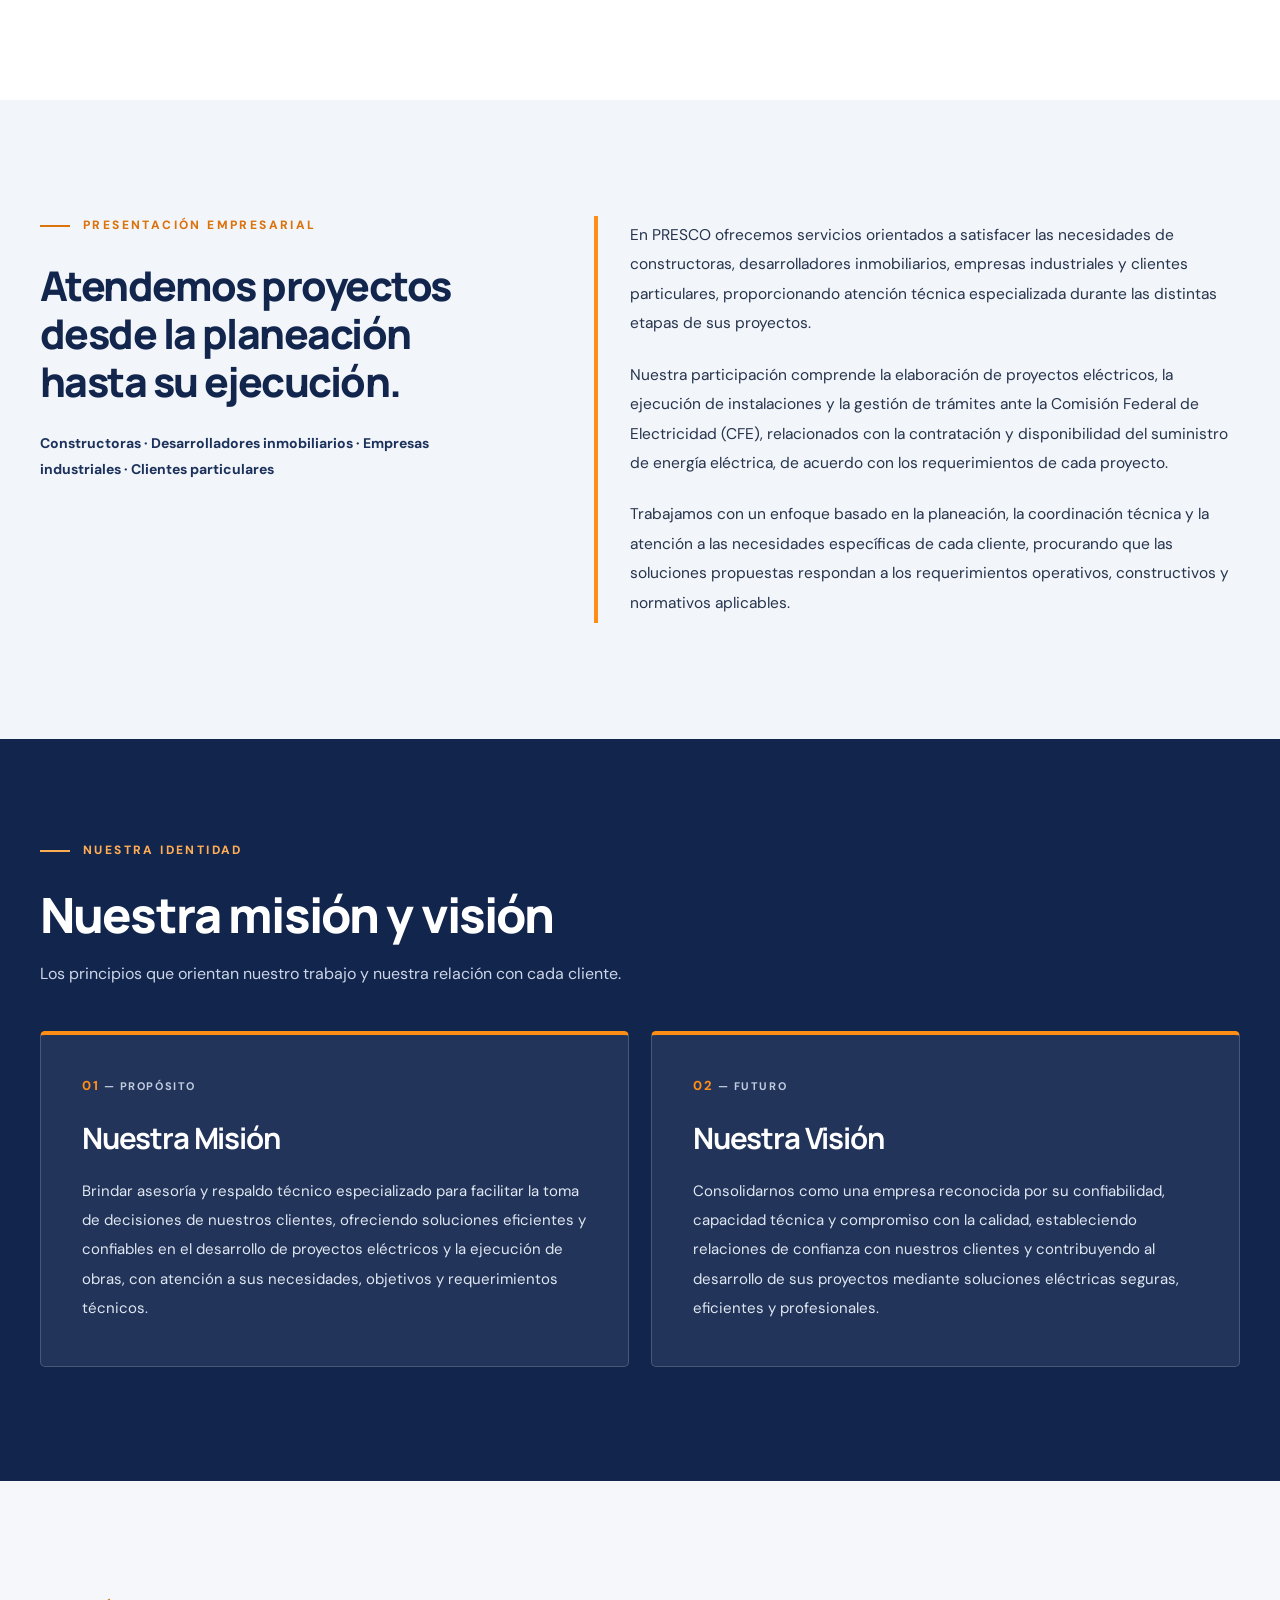
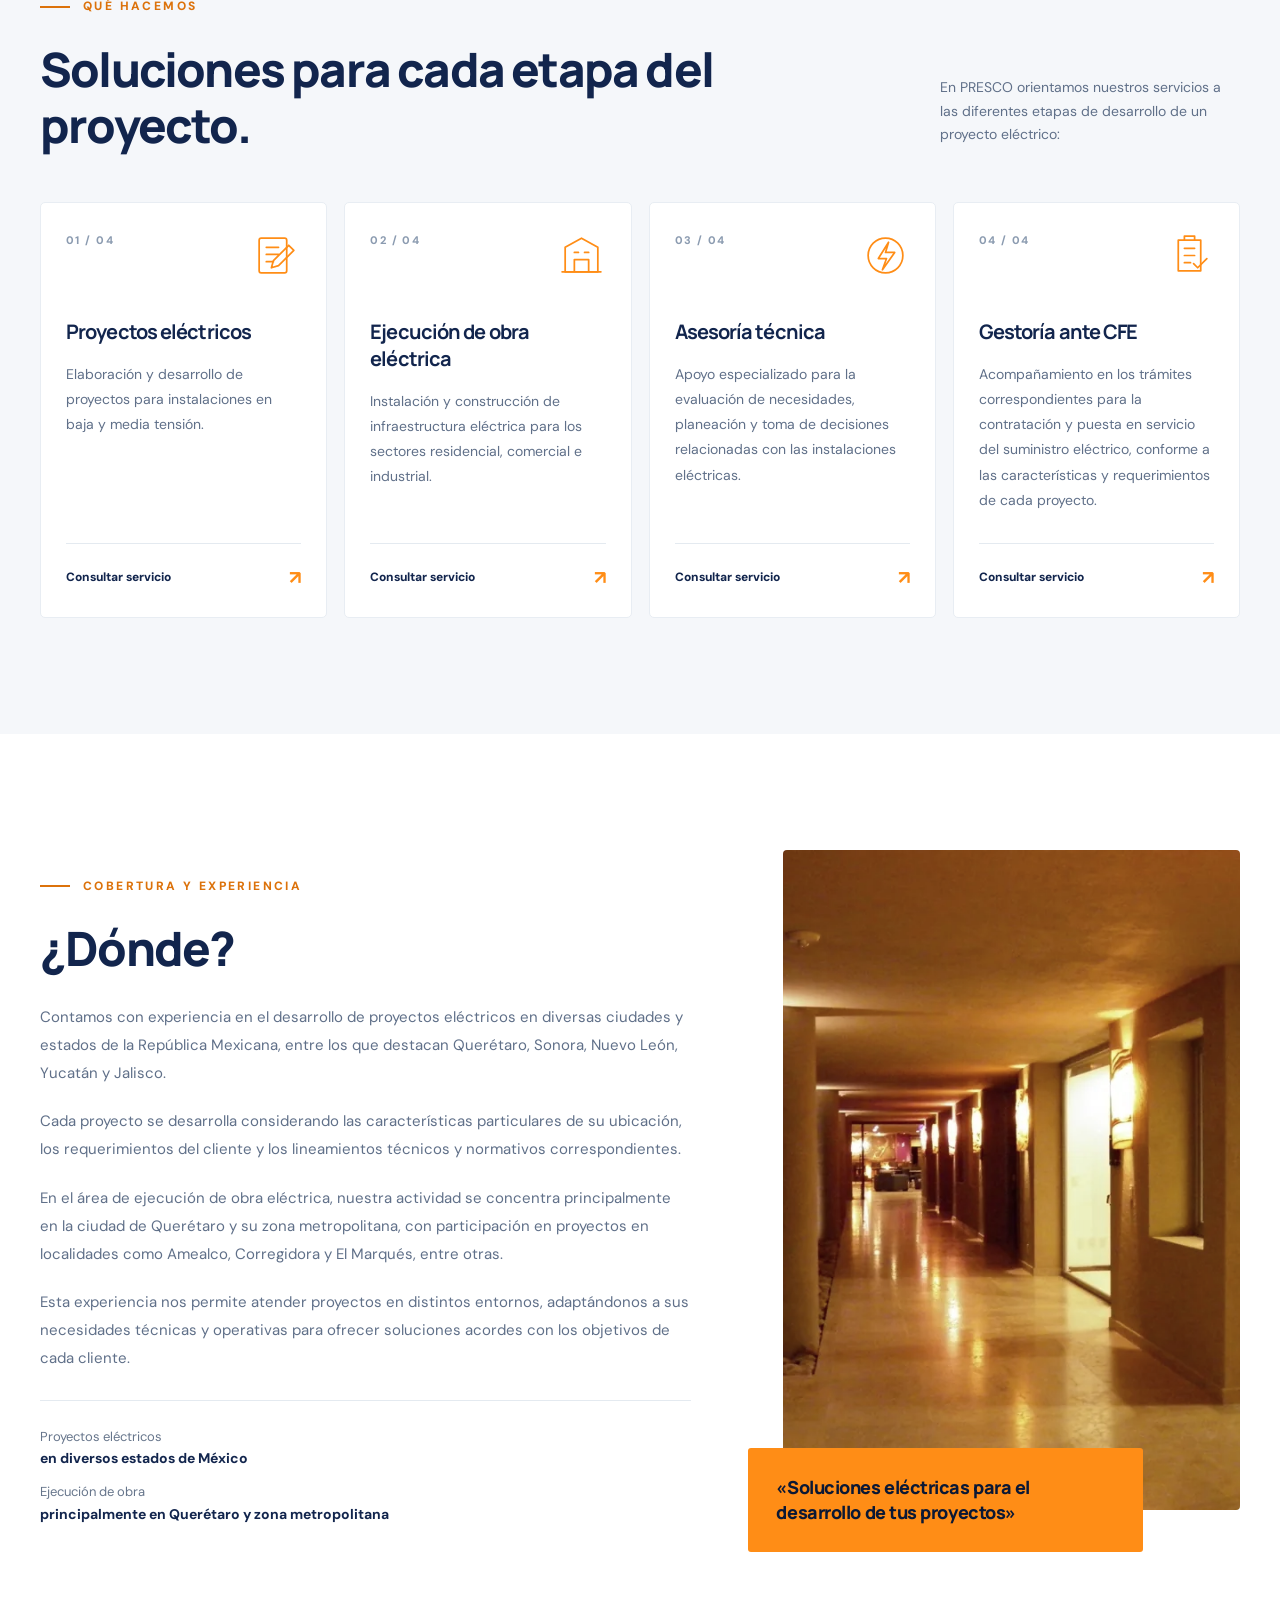
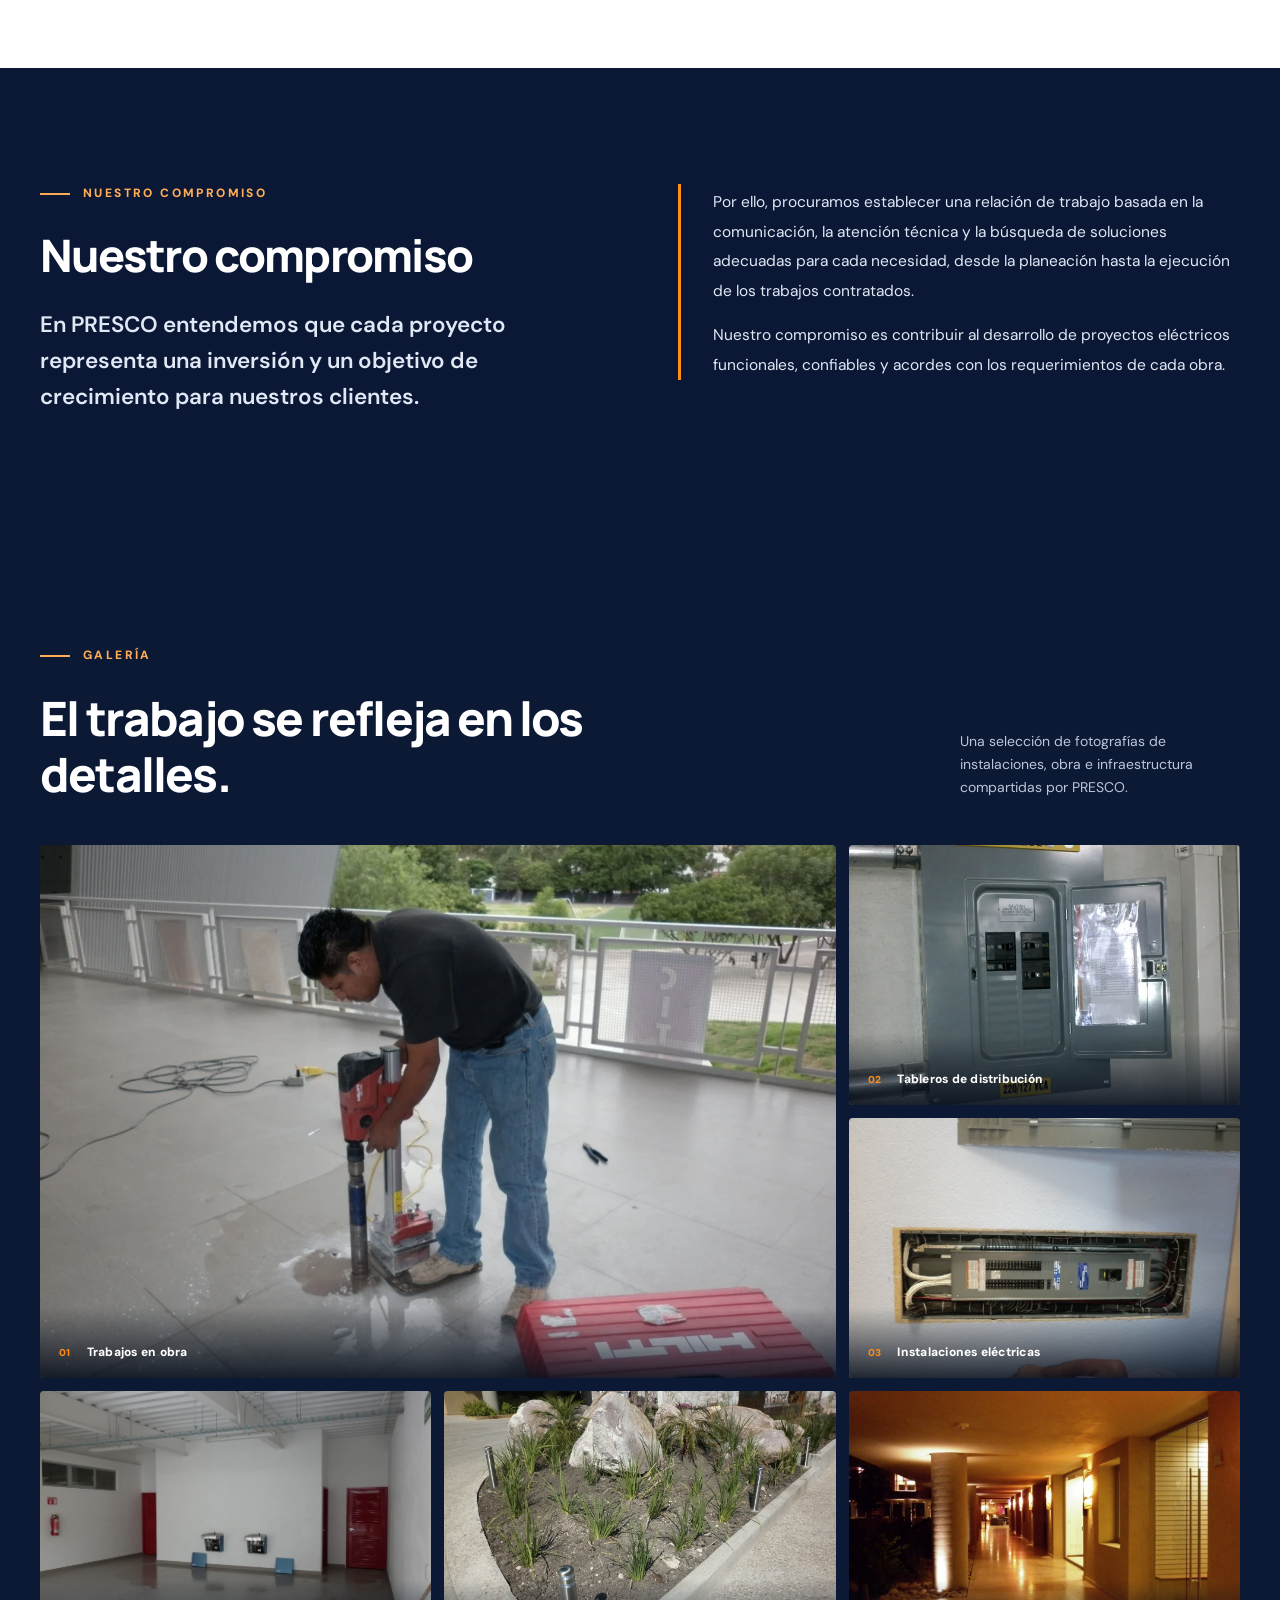
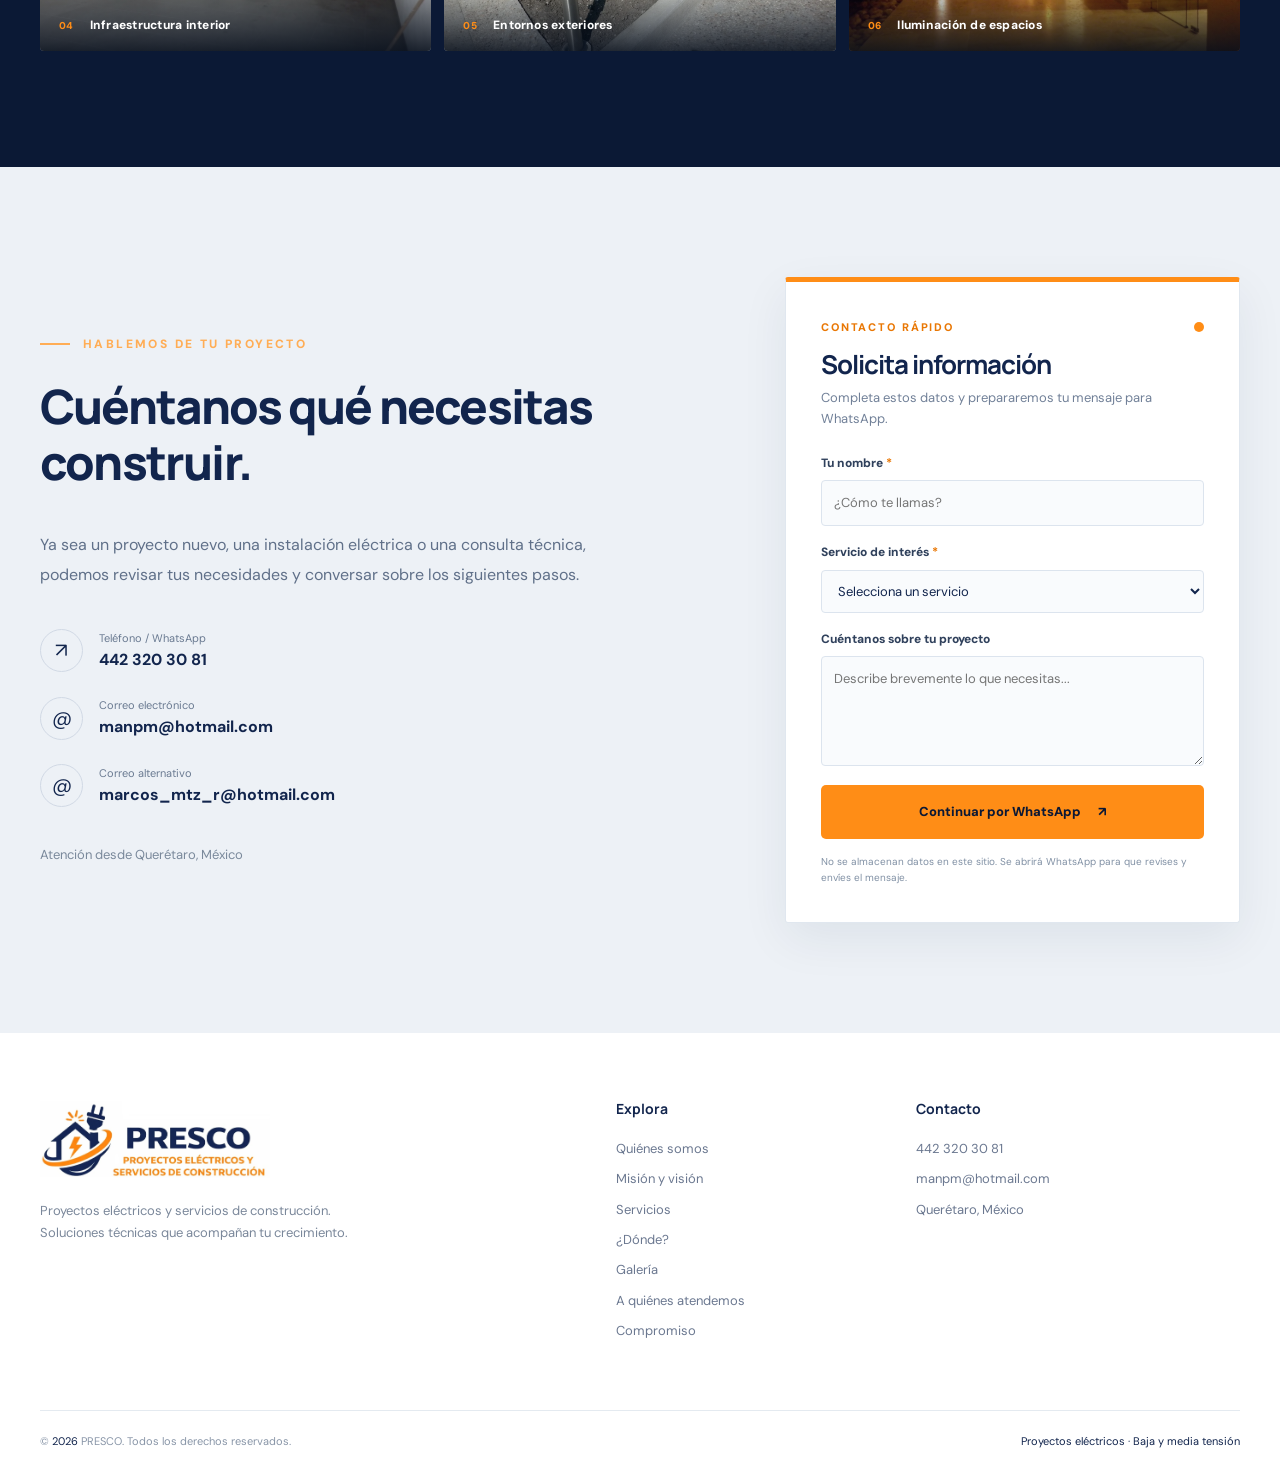
<file: presco/index.html>
<!DOCTYPE html>

<html lang="es-MX">
<head>
<meta charset="utf-8"/>
<meta content="width=device-width, initial-scale=1" name="viewport"/>
<meta content="#11234a" name="theme-color"/>
<meta content="PRESCO: proyectos eléctricos, ejecución de obra y gestoría ante CFE para instalaciones de baja y media tensión. Atención en Querétaro y desarrollo de proyectos en México." name="description"/>
<meta content="website" property="og:type"/>
<meta content="PRESCO | Proyectos Eléctricos y Servicios de Construcción" property="og:title"/>
<meta content="Soluciones eléctricas para el desarrollo de tus proyectos. Ingeniería, obra y gestoría ante CFE." property="og:description"/>
<meta content="assets/fachada.webp" property="og:image"/>
<title>PRESCO | Proyectos Eléctricos y Servicios de Construcción</title>
<link href="assets/favicon.ico" rel="icon" type="image/x-icon"/>
<link href="https://fonts.googleapis.com" rel="preconnect"/>
<link crossorigin="" href="https://fonts.gstatic.com" rel="preconnect"/>
<link href="https://fonts.googleapis.com/css2?family=DM+Sans:wght@400;500;600;700&amp;family=Manrope:wght@400;500;600;700;800&amp;display=swap" rel="stylesheet"/>
<link href="styles.css" rel="stylesheet"/>
<meta content="https://impulsa.analiticaaplicada.mx/presco/" property="og:url"/></head>
<body>
<a class="skip-link" href="#contenido">Ir al contenido</a>
<div class="topbar"><div class="container topbar-inner"><span>Proyectos eléctricos y servicios de construcción</span><div><a href="tel:+524423203081">442 320 30 81</a><span class="top-sep">|</span><span>Querétaro, México</span></div></div></div>
<header class="site-header" id="inicio">
<div class="container nav-wrap">
<a aria-label="PRESCO, ir al inicio" class="brand" href="#inicio"><img alt="PRESCO — Proyectos eléctricos y servicios de construcción" height="98" src="assets/presco-logo.webp" width="278"/></a>
<button aria-controls="primary-nav" aria-expanded="false" aria-label="Abrir menú de navegación" class="menu-toggle" type="button"><span></span><span></span><span></span></button>
<nav aria-label="Navegación principal" class="nav" id="primary-nav">
<a href="#nosotros">Quiénes somos</a>
<a href="#mision-vision">Misión y visión</a>
<a href="#servicios">Servicios</a>
<a href="#experiencia">¿Dónde?</a>
<a href="#proyectos">Galería</a>
<a class="nav-cta" href="#contacto">Contáctanos <span aria-hidden="true">↗</span></a>
</nav>
</div>
</header>
<main id="contenido">
<section aria-labelledby="hero-title" class="hero">
<div aria-label="Edificio institucional con instalaciones exteriores" class="hero-bg" role="img"></div>
<div class="container hero-inner">
<div class="hero-content">
<div class="eyebrow light"><span class="eyebrow-line"></span> INGENIERÍA · OBRA · ENERGÍA</div>
<h1 id="hero-title">La energía que <em>impulsa</em> tus proyectos.</h1>
<p>Proyectos eléctricos y ejecución de obra en los sectores residencial, comercial e industrial. Soluciones técnicas para instalaciones de <strong>baja y media tensión.</strong></p>
<div class="hero-actions"><a class="btn btn-primary" href="https://wa.me/524423203081?text=Hola%2C%20me%20gustar%C3%ADa%20solicitar%20informaci%C3%B3n%20sobre%20un%20proyecto%20el%C3%A9ctrico." rel="noopener noreferrer" target="_blank">Solicitar una cotización <span aria-hidden="true">↗</span></a><a class="btn btn-outline" href="#nosotros">Conoce PRESCO ↓</a></div>
</div>
<div class="hero-side-label">PRESCO <span>—</span> QUERÉTARO, MÉXICO</div>
</div>
<div class="hero-bottom"><div class="container hero-highlights"><div><span class="highlight-icon">01</span><span>Baja y media tensión</span></div><div><span class="highlight-icon">02</span><span>Diseño y ejecución de obra</span></div><div><span class="highlight-icon">03</span><span>Gestoría ante CFE</span></div></div></div>
</section>
<section aria-labelledby="about-title" class="section about" id="nosotros">
<div class="container about-grid">
<div class="about-image-wrap">
<img alt="Interior de instalaciones con infraestructura y luminarias" class="about-image" loading="lazy" src="assets/interior.webp"/>
<div class="about-badge"><span aria-hidden="true" class="badge-bolt">ϟ</span><span>Soluciones con<br/>respaldo técnico</span></div>
</div>
<div class="about-content">
<div class="eyebrow"><span class="eyebrow-line"></span> PRESCO · IDENTIDAD EMPRESARIAL</div>
<h2 id="about-title">¿Quiénes somos?</h2>
<p class="lead">Somos una empresa especializada en el desarrollo de proyectos eléctricos y la ejecución de obras eléctricas en los sectores residencial, comercial e industrial, para instalaciones de baja y media tensión.</p>
<p>Ofrecemos soluciones integrales que abarcan desde la elaboración y planeación de proyectos eléctricos hasta la ejecución de obra, así como la gestión de trámites ante la Comisión Federal de Electricidad (CFE) para la contratación y puesta en servicio del suministro de energía eléctrica.</p>
<p>Nuestro compromiso es brindar servicios con respaldo técnico especializado, atendiendo las necesidades particulares de cada cliente y cumpliendo con los requerimientos técnicos y normativos aplicables a cada proyecto.</p>
<a class="text-link" href="#mision-vision">Conoce nuestra misión y visión <span aria-hidden="true">↗</span></a>
</div>
</div>
</section><section aria-labelledby="clients-title" class="section customer-profile" id="clientes">
<div class="container profile-grid">
<div class="profile-intro">
<div class="eyebrow">
<span class="eyebrow-line">
</span>
       PRESENTACIÓN EMPRESARIAL
      </div>
<h2 id="clients-title">
       Atendemos proyectos desde la planeación hasta su ejecución.
      </h2>
<p class="profile-side-note">
       Constructoras · Desarrolladores inmobiliarios · Empresas industriales · Clientes particulares
      </p>
</div>
<div class="profile-text">
<p>
       En PRESCO ofrecemos servicios orientados a satisfacer las necesidades de constructoras, desarrolladores inmobiliarios, empresas industriales y clientes particulares, proporcionando atención técnica especializada durante las distintas etapas de sus proyectos.
      </p>
<p>
       Nuestra participación comprende la elaboración de proyectos eléctricos, la ejecución de instalaciones y la gestión de trámites ante la Comisión Federal de Electricidad (CFE), relacionados con la contratación y disponibilidad del suministro de energía eléctrica, de acuerdo con los requerimientos de cada proyecto.
      </p>
<p>
       Trabajamos con un enfoque basado en la planeación, la coordinación técnica y la atención a las necesidades específicas de cada cliente, procurando que las soluciones propuestas respondan a los requerimientos operativos, constructivos y normativos aplicables.
      </p>
</div>
</div>
</section><section aria-labelledby="purpose-title" class="purpose-section" id="mision-vision">
<div class="container">
<div class="purpose-header">
<div class="eyebrow light"><span class="eyebrow-line"></span> NUESTRA IDENTIDAD</div>
<h2 id="purpose-title">Nuestra misión y visión</h2>
<p>Los principios que orientan nuestro trabajo y nuestra relación con cada cliente.</p>
</div>
<div class="purpose-grid">
<article class="purpose-card">
<div class="purpose-number">01 <span>— PROPÓSITO</span></div>
<h3>Nuestra Misión</h3>
<p>Brindar asesoría y respaldo técnico especializado para facilitar la toma de decisiones de nuestros clientes, ofreciendo soluciones eficientes y confiables en el desarrollo de proyectos eléctricos y la ejecución de obras, con atención a sus necesidades, objetivos y requerimientos técnicos.</p>
</article>
<article class="purpose-card">
<div class="purpose-number">02 <span>— FUTURO</span></div>
<h3>Nuestra Visión</h3>
<p>Consolidarnos como una empresa reconocida por su confiabilidad, capacidad técnica y compromiso con la calidad, estableciendo relaciones de confianza con nuestros clientes y contribuyendo al desarrollo de sus proyectos mediante soluciones eléctricas seguras, eficientes y profesionales.</p>
</article>
</div>
</div>
</section>
<section class="section services" id="servicios">
<div class="container"><div class="section-heading"><div><div class="eyebrow"><span class="eyebrow-line"></span> QUÉ HACEMOS</div><h2>Soluciones para cada etapa del proyecto.</h2></div><p>En PRESCO orientamos nuestros servicios a las diferentes etapas de desarrollo de un proyecto eléctrico:</p></div>
<div class="services-grid">
<article class="service-card"><div class="service-top"><span class="service-number">01 / 04</span><svg aria-hidden="true" fill="none" viewbox="0 0 48 48"><rect height="34" rx="2" width="27" x="7" y="7"></rect><path d="M14 16h12M14 23h12M14 30h7M36 14l5 5-15 15-7 2 2-7 15-15Z"></path></svg></div><h3>Proyectos eléctricos</h3><p>Elaboración y desarrollo de proyectos para instalaciones en baja y media tensión.</p><a aria-label="Consultar proyectos eléctricos" href="#contacto">Consultar servicio <span aria-hidden="true">↗</span></a></article>
<article class="service-card"><div class="service-top"><span class="service-number">02 / 04</span><svg aria-hidden="true" fill="none" viewbox="0 0 48 48"><path d="M8 40V16l16-9 16 9v24H8Z"></path><path d="M17 40V28h14v12M17 21h4m6 0h4M5 40h38"></path></svg></div><h3>Ejecución de obra eléctrica</h3><p>Instalación y construcción de infraestructura eléctrica para los sectores residencial, comercial e industrial.</p><a aria-label="Consultar ejecución de obra eléctrica" href="#contacto">Consultar servicio <span aria-hidden="true">↗</span></a></article>
<article class="service-card"><div class="service-top"><span class="service-number">03 / 04</span><svg aria-hidden="true" fill="none" viewbox="0 0 48 48"><circle cx="24" cy="24" r="17"></circle><path d="M27 11 17 27h8l-4 11 12-17h-9l3-10Z"></path></svg></div><h3>Asesoría técnica</h3><p>Apoyo especializado para la evaluación de necesidades, planeación y toma de decisiones relacionadas con las instalaciones eléctricas.</p><a aria-label="Consultar asesoría técnica" href="#contacto">Consultar servicio <span aria-hidden="true">↗</span></a></article>
<article class="service-card"><div class="service-top"><span class="service-number">04 / 04</span><svg aria-hidden="true" fill="none" viewbox="0 0 48 48"><path d="M13 9h22v30H13zM19 9V5h10v4M19 17h10M19 24h10M19 31h6"></path><path d="m28 32 4 4 9-9"></path></svg></div><h3>Gestoría ante CFE</h3><p>Acompañamiento en los trámites correspondientes para la contratación y puesta en servicio del suministro eléctrico, conforme a las características y requerimientos de cada proyecto.</p><a aria-label="Consultar gestoría ante CFE" href="#contacto">Consultar servicio <span aria-hidden="true">↗</span></a></article>
</div></div>
</section>
<section aria-labelledby="coverage-title" class="section coverage" id="experiencia">
<div class="container coverage-grid">
<div class="coverage-copy">
<div class="eyebrow"><span class="eyebrow-line"></span> COBERTURA Y EXPERIENCIA</div>
<h2 id="coverage-title">¿Dónde?</h2>
<p>Contamos con experiencia en el desarrollo de proyectos eléctricos en diversas ciudades y estados de la República Mexicana, entre los que destacan Querétaro, Sonora, Nuevo León, Yucatán y Jalisco.</p>
<p>Cada proyecto se desarrolla considerando las características particulares de su ubicación, los requerimientos del cliente y los lineamientos técnicos y normativos correspondientes.</p>
<p>En el área de ejecución de obra eléctrica, nuestra actividad se concentra principalmente en la ciudad de Querétaro y su zona metropolitana, con participación en proyectos en localidades como Amealco, Corregidora y El Marqués, entre otras.</p>
<p>Esta experiencia nos permite atender proyectos en distintos entornos, adaptándonos a sus necesidades técnicas y operativas para ofrecer soluciones acordes con los objetivos de cada cliente.</p>
<div aria-label="Resumen de cobertura" class="coverage-focus"><span>Proyectos eléctricos <strong>en diversos estados de México</strong></span><span>Ejecución de obra <strong>principalmente en Querétaro y zona metropolitana</strong></span></div>
</div>
<div class="coverage-image"><img alt="Pasillo arquitectónico iluminado durante la noche" loading="lazy" src="assets/iluminacion.webp"/><div class="coverage-quote">«Soluciones eléctricas para el desarrollo de tus proyectos»</div></div>
</div>
</section><section aria-labelledby="commit-title" class="section commitment" data-fuente="Presentación empresarial 23-10-2026, página 3" id="compromiso">
<div class="container commitment-grid">
<div>
<div class="eyebrow light">
<span class="eyebrow-line">
</span>
       NUESTRO COMPROMISO
      </div>
<h2 id="commit-title">
       Nuestro compromiso
      </h2>
<p class="commitment-highlight">
       En PRESCO entendemos que cada proyecto representa una inversión y un objetivo de crecimiento para nuestros clientes.
      </p>
</div>
<div class="commitment-remaining">
<p>
       Por ello, procuramos establecer una relación de trabajo basada en la comunicación, la atención técnica y la búsqueda de soluciones adecuadas para cada necesidad, desde la planeación hasta la ejecución de los trabajos contratados.
      </p>
<p>
       Nuestro compromiso es contribuir al desarrollo de proyectos eléctricos funcionales, confiables y acordes con los requerimientos de cada obra.
      </p>
</div>
</div>
</section>
<section class="section gallery-section" id="proyectos"><div class="container"><div class="gallery-heading"><div><div class="eyebrow light"><span class="eyebrow-line"></span> GALERÍA</div><h2>El trabajo se refleja en los detalles.</h2></div><p>Una selección de fotografías de instalaciones, obra e infraestructura compartidas por PRESCO.</p></div><div class="gallery-grid">
<figure class="gallery-item gallery-large"><img alt="Trabajo especializado de perforación sobre piso de concreto" src="assets/instalacion.webp"/><figcaption><span>01</span> Trabajos en obra</figcaption></figure>
<figure class="gallery-item"><img alt="Tablero eléctrico de distribución con interruptores" src="assets/tablero.webp"/><figcaption><span>02</span> Tableros de distribución</figcaption></figure>
<figure class="gallery-item"><img alt="Instalación de tablero eléctrico y canalización en muro" src="assets/tablero-obra.webp"/><figcaption><span>03</span> Instalaciones eléctricas</figcaption></figure>
<figure class="gallery-item"><img alt="Infraestructura interior de inmueble con instalaciones superiores" src="assets/interior.webp"/><figcaption><span>04</span> Infraestructura interior</figcaption></figure>
<figure class="gallery-item"><img alt="Área exterior con jardinería, elementos de obra y luminarias de piso" src="assets/exteriores.webp"/><figcaption><span>05</span> Entornos exteriores</figcaption></figure>
<figure class="gallery-item"><img alt="Corredor iluminado con luminarias arquitectónicas" src="assets/iluminacion.webp"/><figcaption><span>06</span> Iluminación de espacios</figcaption></figure>
</div></div></section>
<section class="contact-section" id="contacto"><div class="container contact-grid"><div class="contact-info"><div class="eyebrow light"><span class="eyebrow-line"></span> HABLEMOS DE TU PROYECTO</div><h2>Cuéntanos qué necesitas construir.</h2><p>Ya sea un proyecto nuevo, una instalación eléctrica o una consulta técnica, podemos revisar tus necesidades y conversar sobre los siguientes pasos.</p><div class="contact-methods"><a href="tel:+524423203081"><span aria-hidden="true" class="contact-icon">↗</span><span><small>Teléfono / WhatsApp</small><strong>442 320 30 81</strong></span></a><a href="mailto:manpm@hotmail.com"><span aria-hidden="true" class="contact-icon">@</span><span><small>Correo electrónico</small><strong>manpm@hotmail.com</strong></span></a><a href="mailto:marcos_mtz_r@hotmail.com"><span aria-hidden="true" class="contact-icon">@</span><span><small>Correo alternativo</small><strong>marcos_mtz_r@hotmail.com</strong></span></a></div><div class="contact-city">Atención desde Querétaro, México</div></div>
<form class="contact-form" id="whatsapp-form"><div class="form-top"><span>CONTACTO RÁPIDO</span><span aria-hidden="true" class="form-dot"></span></div><h3>Solicita información</h3><p>Completa estos datos y prepararemos tu mensaje para WhatsApp.</p><label for="contact-name">Tu nombre <span aria-hidden="true">*</span></label><input autocomplete="name" id="contact-name" maxlength="120" name="nombre" placeholder="¿Cómo te llamas?" required="" type="text"/><label for="contact-service">Servicio de interés <span aria-hidden="true">*</span></label><select id="contact-service" name="servicio" required=""><option disabled="" selected="" value="">Selecciona un servicio</option><option>Proyecto eléctrico</option><option>Ejecución de obra eléctrica</option><option>Asesoría técnica</option><option>Gestoría ante CFE</option><option>Otro / Aún no estoy seguro</option></select><label for="contact-message">Cuéntanos sobre tu proyecto</label><textarea id="contact-message" maxlength="800" name="mensaje" placeholder="Describe brevemente lo que necesitas..." rows="4"></textarea><button class="btn btn-primary form-btn" type="submit">Continuar por WhatsApp <span aria-hidden="true">↗</span></button><p class="form-note">No se almacenan datos en este sitio. Se abrirá WhatsApp para que revises y envíes el mensaje.</p></form>
</div></section>
</main>
<footer class="footer"><div class="container footer-main"><div><a class="footer-brand" href="#inicio"><img alt="PRESCO" height="84" src="assets/presco-logo.webp" width="240"/></a><p>Proyectos eléctricos y servicios de construcción.<br/>Soluciones técnicas que acompañan tu crecimiento.</p></div><div class="footer-nav"><h3>Explora</h3><a href="#nosotros">Quiénes somos</a><a href="#mision-vision">Misión y visión</a><a href="#servicios">Servicios</a><a href="#experiencia">¿Dónde?</a><a href="#proyectos">Galería</a><a href="#clientes">A quiénes atendemos</a><a href="#compromiso">Compromiso</a></div><div class="footer-nav"><h3>Contacto</h3><a href="tel:+524423203081">442 320 30 81</a><a href="mailto:manpm@hotmail.com">manpm@hotmail.com</a><span>Querétaro, México</span></div></div><div class="container footer-bottom"><span>© <span id="year">2026</span> PRESCO. Todos los derechos reservados.</span><span>Proyectos eléctricos · Baja y media tensión</span></div></footer>
<script defer="" src="script.js"></script>
<a aria-label="Escribir a PRESCO por WhatsApp" class="whatsapp-float" href="https://wa.me/524423203081?text=Hola%2C%20me%20interesa%20una%20cotizaci%C3%B3n%20para%20un%20proyecto%20el%C3%A9ctrico%20con%20PRESCO." rel="noopener noreferrer" target="_blank" title="Escríbenos por WhatsApp">
<span aria-hidden="true" class="whatsapp-float-label">Cotiza por WhatsApp</span>
<span aria-hidden="true" class="whatsapp-float-icon">
<svg role="presentation" viewbox="0 0 32 32" xmlns="http://www.w3.org/2000/svg">
<path d="M16 3.4C9.04 3.4 3.4 9.03 3.4 16c0 2.43.69 4.71 1.89 6.64L3.8 28.2l5.7-1.49A12.51 12.51 0 0 0 16 28.6c6.96 0 12.6-5.64 12.6-12.6S22.96 3.4 16 3.4Z" fill="none" stroke="currentColor" stroke-linejoin="round" stroke-width="2"></path>
<path d="M11.1 9.9c-.4 0-.8.2-1.08.53-.53.58-1.35 1.38-1.35 3.12s1.39 3.42 1.58 3.65c.2.23 2.71 4.33 6.7 5.94 3.31 1.34 3.99 1.07 4.71 1.01.72-.07 2.33-.95 2.66-1.86.33-.92.33-1.71.23-1.87-.1-.16-.39-.26-.83-.49-.45-.23-2.64-1.31-3.04-1.46-.39-.15-.67-.23-.95.23-.28.46-1.09 1.47-1.34 1.77-.25.3-.5.34-.93.11-.43-.23-1.82-.68-3.45-2.16-1.28-1.14-2.14-2.55-2.39-2.98-.25-.44-.03-.67.19-.89.2-.2.44-.52.66-.78.22-.27.29-.45.43-.75.14-.3.07-.56-.04-.78-.11-.23-.97-2.35-1.33-3.22-.34-.82-.68-.7-.95-.71h-.76Z" fill="currentColor" transform="translate(1.7 1.8) scale(.86)"></path>
</svg>
</span>
</a></body>
</html>
</file>
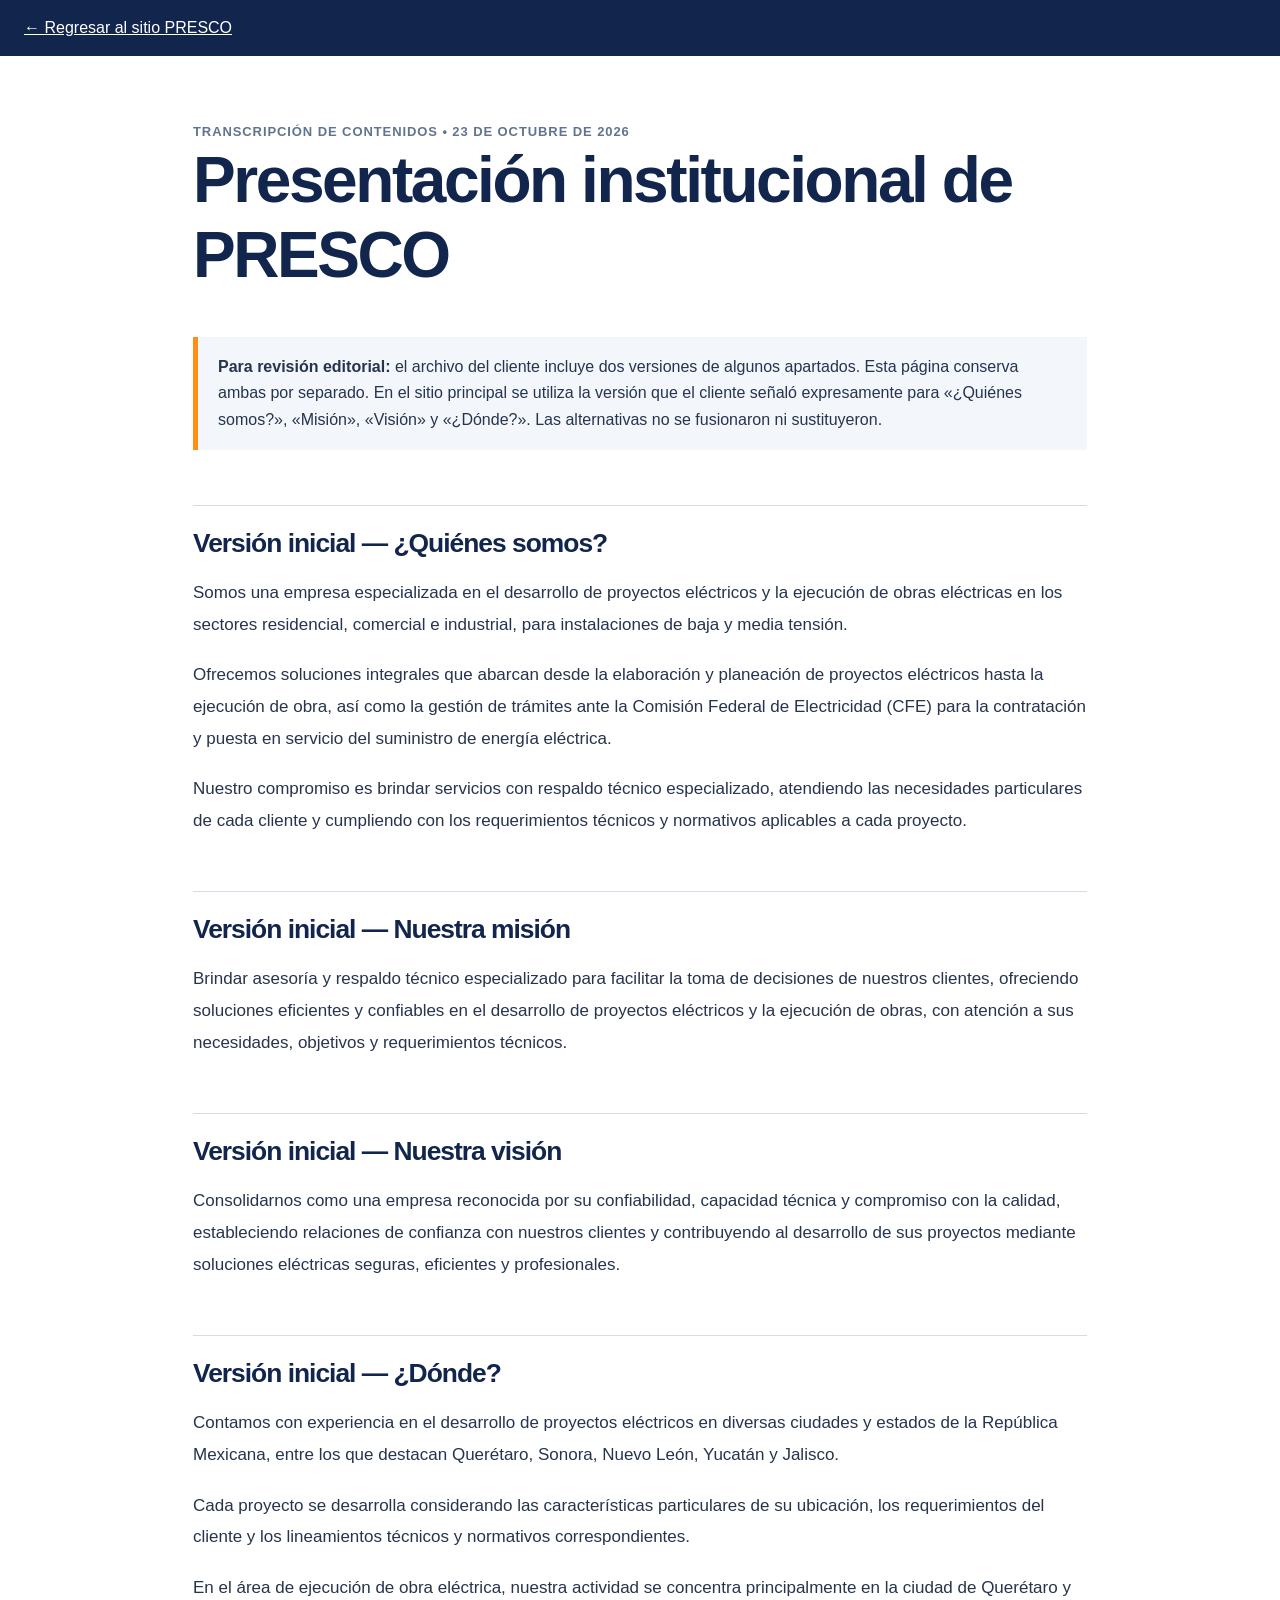
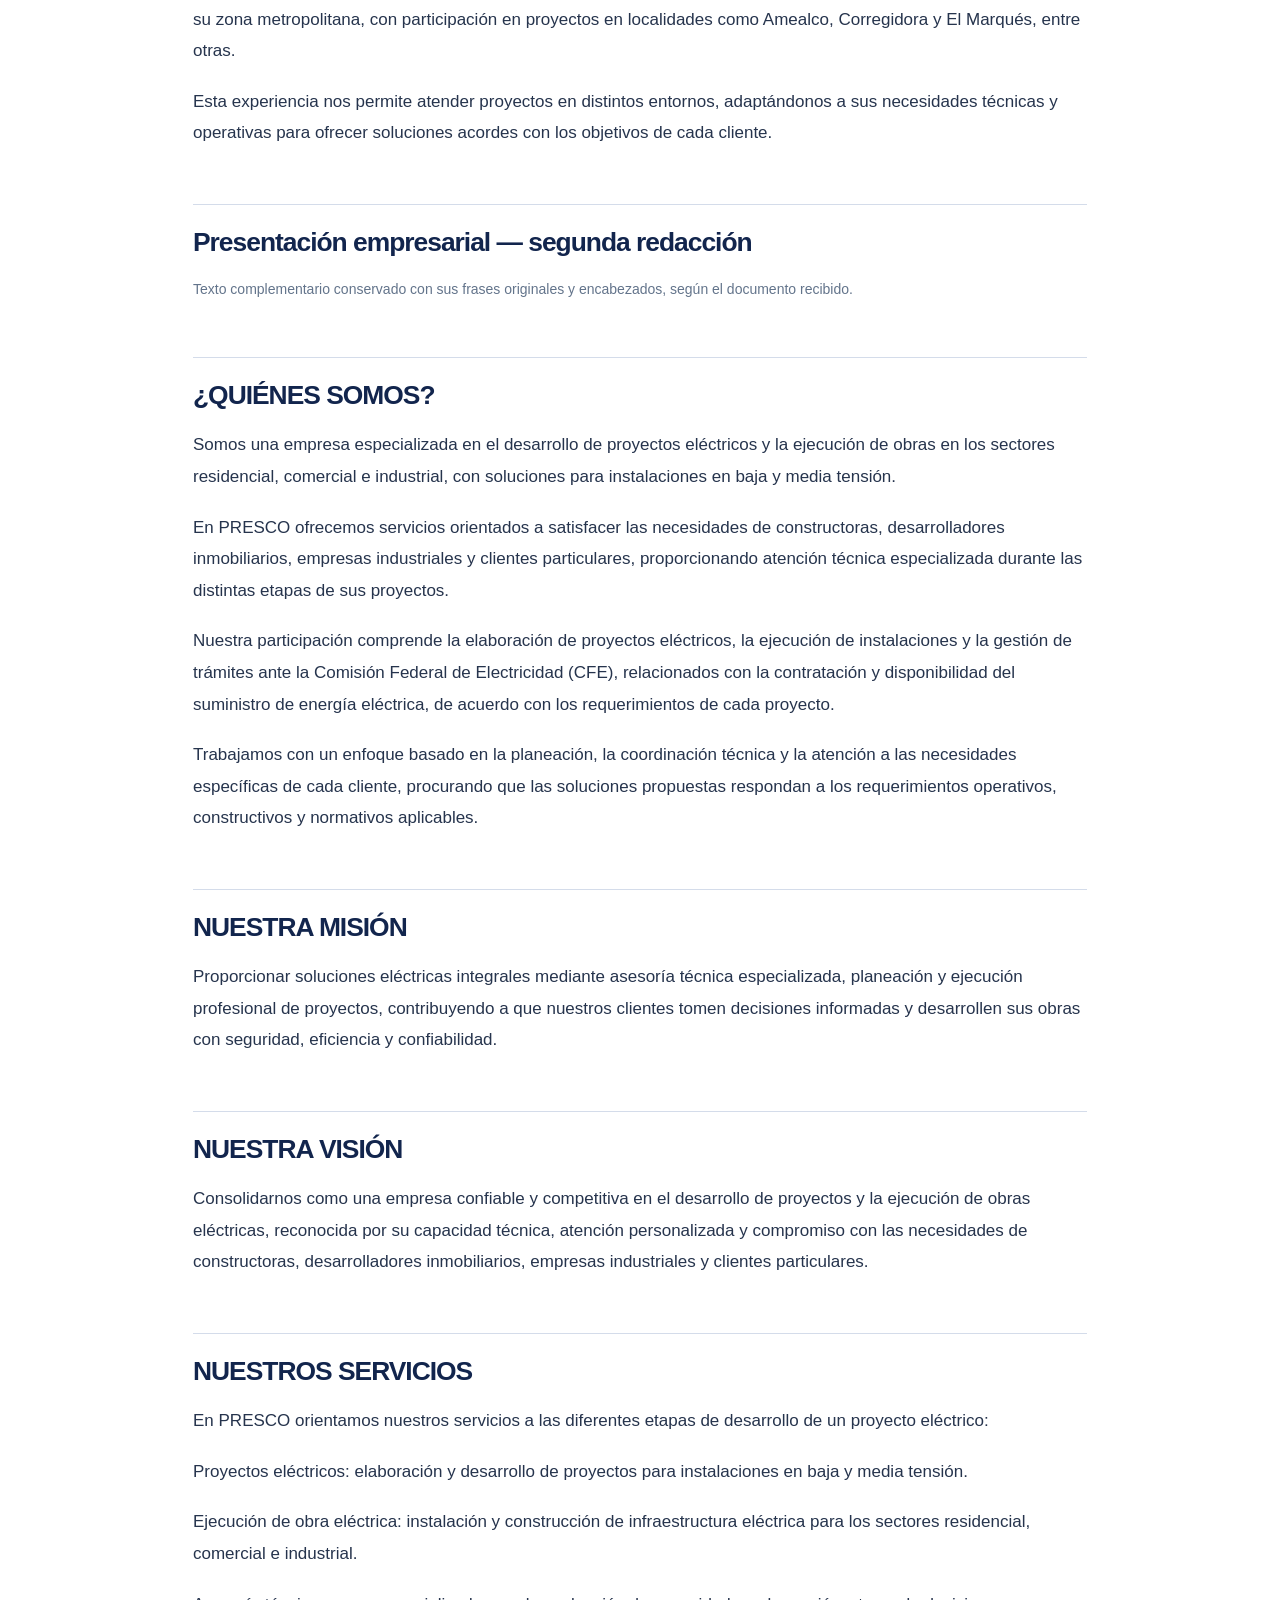
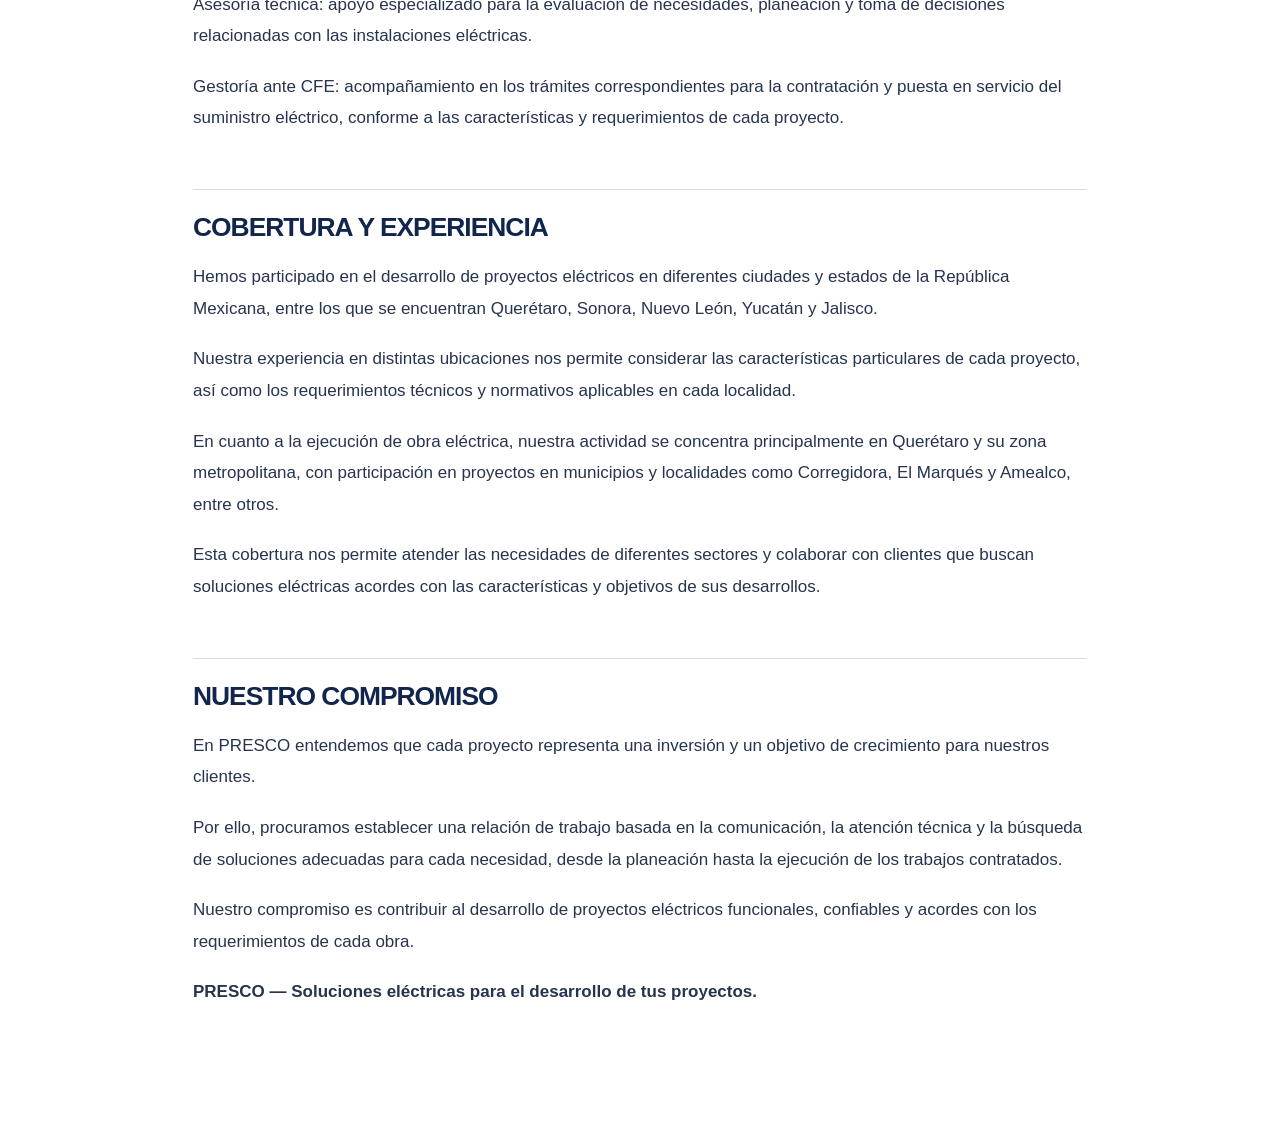
<file: presco/presentacion-empresarial.html>
<!doctype html><html lang="es-MX"><head><meta charset="utf-8"><meta name="viewport" content="width=device-width,initial-scale=1">
<title>PRESCO | Texto original del cliente</title><link rel="icon" href="assets/favicon.ico"><link rel="stylesheet" href="styles.css">
<style>
.document-wrap{max-width:950px;margin:0 auto;padding:65px 28px 110px}.document-wrap h1{font-size:clamp(2.3rem,5vw,4rem);color:var(--navy)}
.document-wrap h2{font-size:1.65rem;margin:55px 0 18px;border-top:1px solid #d4dcea;padding-top:22px}
.document-wrap p{font-size:17px;line-height:1.86;margin:0 0 19px;color:#26344d}
.doc-banner{background:var(--navy);color:#fff;padding:15px 24px}.doc-banner a{color:#fff;text-decoration:underline}
.doc-notice{background:#f3f6fb;border-left:5px solid var(--orange);padding:17px 20px;margin:28px 0;line-height:1.65}
.doc-tag{font-size:13px;color:#61748f;font-weight:700;letter-spacing:.07em}
.doc-note{font-size:14px!important;color:#63748b!important}
@media print{.doc-banner,.doc-notice{display:none}body{font-size:12pt}.document-wrap{padding:0}}
</style></head><body><div class="doc-banner"><a href="index.html">← Regresar al sitio PRESCO</a></div><main class="document-wrap">
<div class="doc-tag">TRANSCRIPCIÓN DE CONTENIDOS • 23 DE OCTUBRE DE 2026</div><h1>Presentación institucional de PRESCO</h1>
<div class="doc-notice"><strong>Para revisión editorial:</strong> el archivo del cliente incluye dos versiones de algunos apartados. Esta página conserva ambas por separado. En el sitio principal se utiliza la versión que el cliente señaló expresamente para «¿Quiénes somos?», «Misión», «Visión» y «¿Dónde?». Las alternativas no se fusionaron ni sustituyeron.</div>
<h2>Versión inicial — ¿Quiénes somos?</h2><p>Somos una empresa especializada en el desarrollo de proyectos eléctricos y la ejecución de obras eléctricas en los sectores residencial, comercial e industrial, para instalaciones de baja y media tensión.</p><p>Ofrecemos soluciones integrales que abarcan desde la elaboración y planeación de proyectos eléctricos hasta la ejecución de obra, así como la gestión de trámites ante la Comisión Federal de Electricidad (CFE) para la contratación y puesta en servicio del suministro de energía eléctrica.</p><p>Nuestro compromiso es brindar servicios con respaldo técnico especializado, atendiendo las necesidades particulares de cada cliente y cumpliendo con los requerimientos técnicos y normativos aplicables a cada proyecto.</p><h2>Versión inicial — Nuestra misión</h2><p>Brindar asesoría y respaldo técnico especializado para facilitar la toma de decisiones de nuestros clientes, ofreciendo soluciones eficientes y confiables en el desarrollo de proyectos eléctricos y la ejecución de obras, con atención a sus necesidades, objetivos y requerimientos técnicos.</p><h2>Versión inicial — Nuestra visión</h2><p>Consolidarnos como una empresa reconocida por su confiabilidad, capacidad técnica y compromiso con la calidad, estableciendo relaciones de confianza con nuestros clientes y contribuyendo al desarrollo de sus proyectos mediante soluciones eléctricas seguras, eficientes y profesionales.</p><h2>Versión inicial — ¿Dónde?</h2><p>Contamos con experiencia en el desarrollo de proyectos eléctricos en diversas ciudades y estados de la República Mexicana, entre los que destacan Querétaro, Sonora, Nuevo León, Yucatán y Jalisco.</p><p>Cada proyecto se desarrolla considerando las características particulares de su ubicación, los requerimientos del cliente y los lineamientos técnicos y normativos correspondientes.</p><p>En el área de ejecución de obra eléctrica, nuestra actividad se concentra principalmente en la ciudad de Querétaro y su zona metropolitana, con participación en proyectos en localidades como Amealco, Corregidora y El Marqués, entre otras.</p><p>Esta experiencia nos permite atender proyectos en distintos entornos, adaptándonos a sus necesidades técnicas y operativas para ofrecer soluciones acordes con los objetivos de cada cliente.</p><h2>Presentación empresarial — segunda redacción</h2><p class="doc-note">Texto complementario conservado con sus frases originales y encabezados, según el documento recibido.</p><h2>¿QUIÉNES SOMOS?</h2><p>Somos una empresa especializada en el desarrollo de proyectos eléctricos y la ejecución de obras en los sectores residencial, comercial e industrial, con soluciones para instalaciones en baja y media tensión.</p><p>En PRESCO ofrecemos servicios orientados a satisfacer las necesidades de constructoras, desarrolladores inmobiliarios, empresas industriales y clientes particulares, proporcionando atención técnica especializada durante las distintas etapas de sus proyectos.</p><p>Nuestra participación comprende la elaboración de proyectos eléctricos, la ejecución de instalaciones y la gestión de trámites ante la Comisión Federal de Electricidad (CFE), relacionados con la contratación y disponibilidad del suministro de energía eléctrica, de acuerdo con los requerimientos de cada proyecto.</p><p>Trabajamos con un enfoque basado en la planeación, la coordinación técnica y la atención a las necesidades específicas de cada cliente, procurando que las soluciones propuestas respondan a los requerimientos operativos, constructivos y normativos aplicables.</p><h2>NUESTRA MISIÓN</h2><p>Proporcionar soluciones eléctricas integrales mediante asesoría técnica especializada, planeación y ejecución profesional de proyectos, contribuyendo a que nuestros clientes tomen decisiones informadas y desarrollen sus obras con seguridad, eficiencia y confiabilidad.</p><h2>NUESTRA VISIÓN</h2><p>Consolidarnos como una empresa confiable y competitiva en el desarrollo de proyectos y la ejecución de obras eléctricas, reconocida por su capacidad técnica, atención personalizada y compromiso con las necesidades de constructoras, desarrolladores inmobiliarios, empresas industriales y clientes particulares.</p><h2>NUESTROS SERVICIOS</h2><p>En PRESCO orientamos nuestros servicios a las diferentes etapas de desarrollo de un proyecto eléctrico:</p><p>Proyectos eléctricos: elaboración y desarrollo de proyectos para instalaciones en baja y media tensión.</p><p>Ejecución de obra eléctrica: instalación y construcción de infraestructura eléctrica para los sectores residencial, comercial e industrial.</p><p>Asesoría técnica: apoyo especializado para la evaluación de necesidades, planeación y toma de decisiones relacionadas con las instalaciones eléctricas.</p><p>Gestoría ante CFE: acompañamiento en los trámites correspondientes para la contratación y puesta en servicio del suministro eléctrico, conforme a las características y requerimientos de cada proyecto.</p><h2>COBERTURA Y EXPERIENCIA</h2><p>Hemos participado en el desarrollo de proyectos eléctricos en diferentes ciudades y estados de la República Mexicana, entre los que se encuentran Querétaro, Sonora, Nuevo León, Yucatán y Jalisco.</p><p>Nuestra experiencia en distintas ubicaciones nos permite considerar las características particulares de cada proyecto, así como los requerimientos técnicos y normativos aplicables en cada localidad.</p><p>En cuanto a la ejecución de obra eléctrica, nuestra actividad se concentra principalmente en Querétaro y su zona metropolitana, con participación en proyectos en municipios y localidades como Corregidora, El Marqués y Amealco, entre otros.</p><p>Esta cobertura nos permite atender las necesidades de diferentes sectores y colaborar con clientes que buscan soluciones eléctricas acordes con las características y objetivos de sus desarrollos.</p><h2>NUESTRO COMPROMISO</h2><p>En PRESCO entendemos que cada proyecto representa una inversión y un objetivo de crecimiento para nuestros clientes.</p><p>Por ello, procuramos establecer una relación de trabajo basada en la comunicación, la atención técnica y la búsqueda de soluciones adecuadas para cada necesidad, desde la planeación hasta la ejecución de los trabajos contratados.</p><p>Nuestro compromiso es contribuir al desarrollo de proyectos eléctricos funcionales, confiables y acordes con los requerimientos de cada obra.</p><p><strong>PRESCO — Soluciones eléctricas para el desarrollo de tus proyectos.</strong></p></main></body></html>
</file>
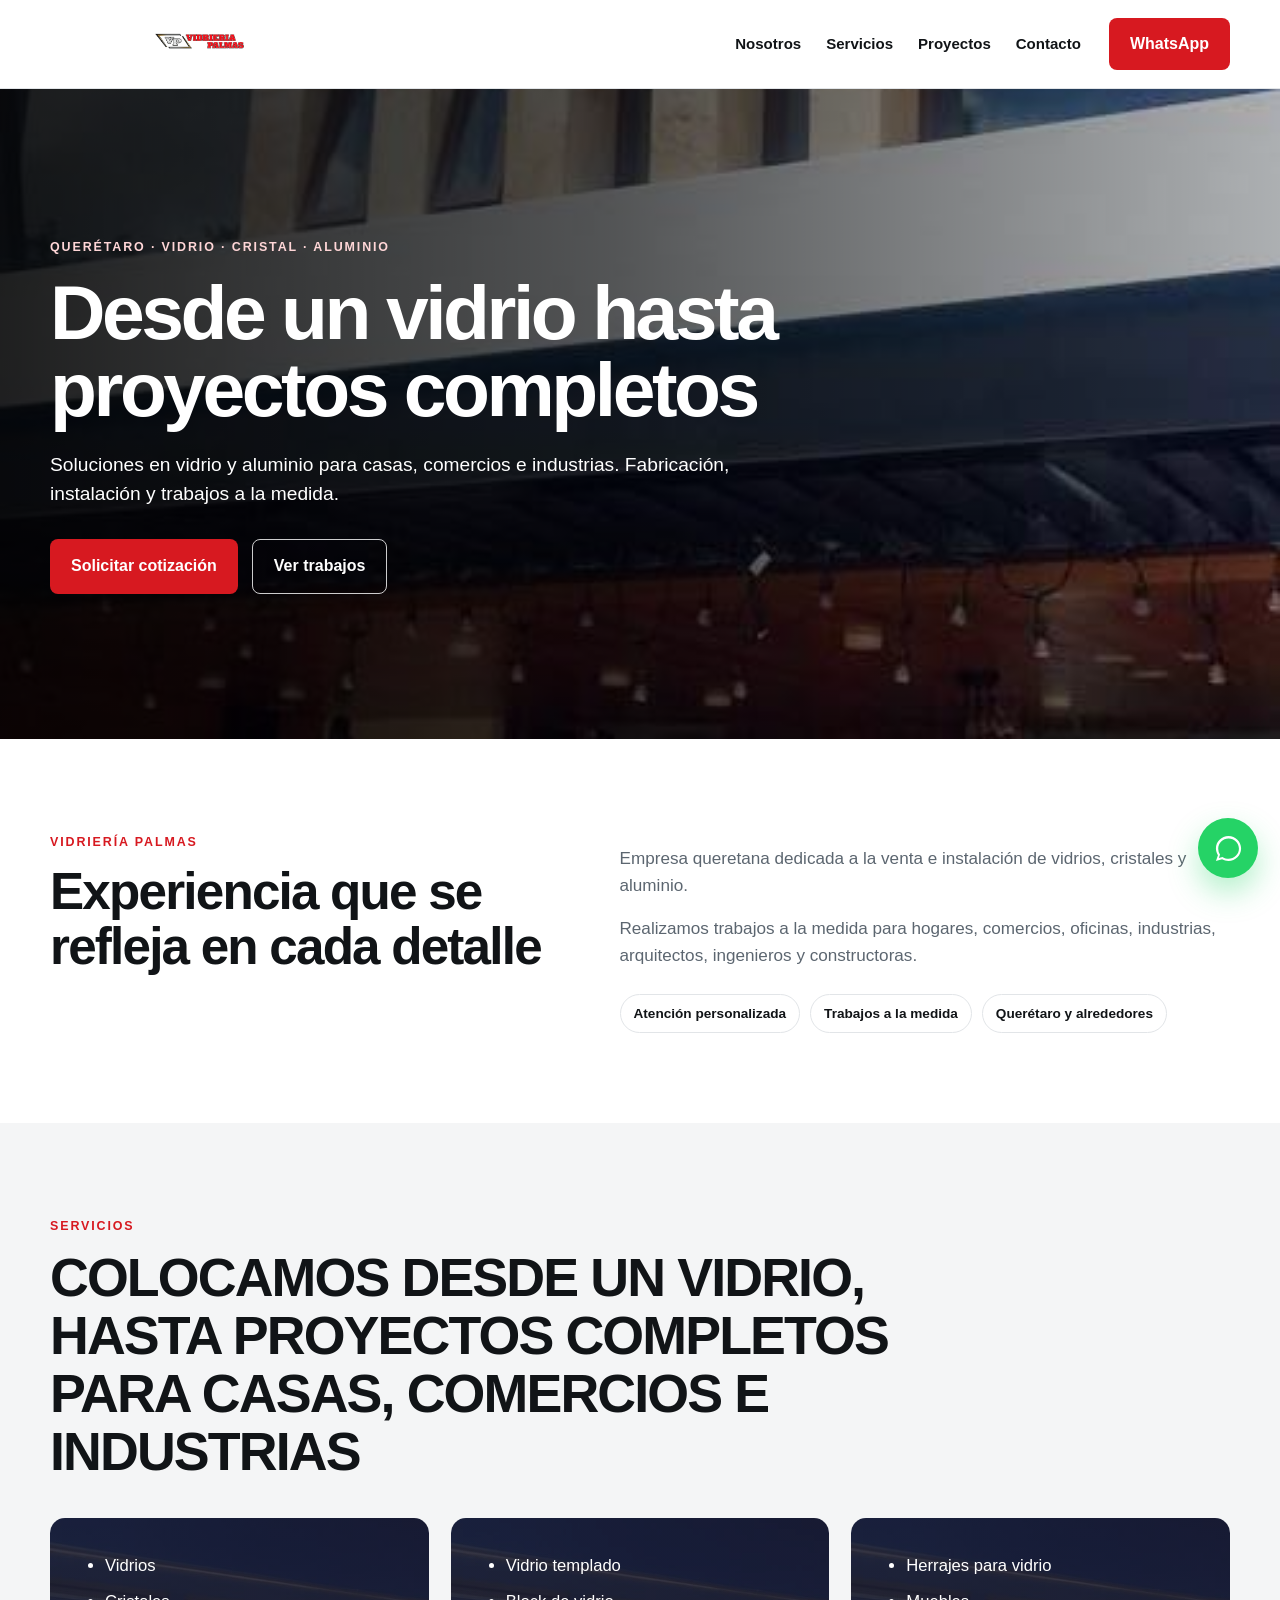
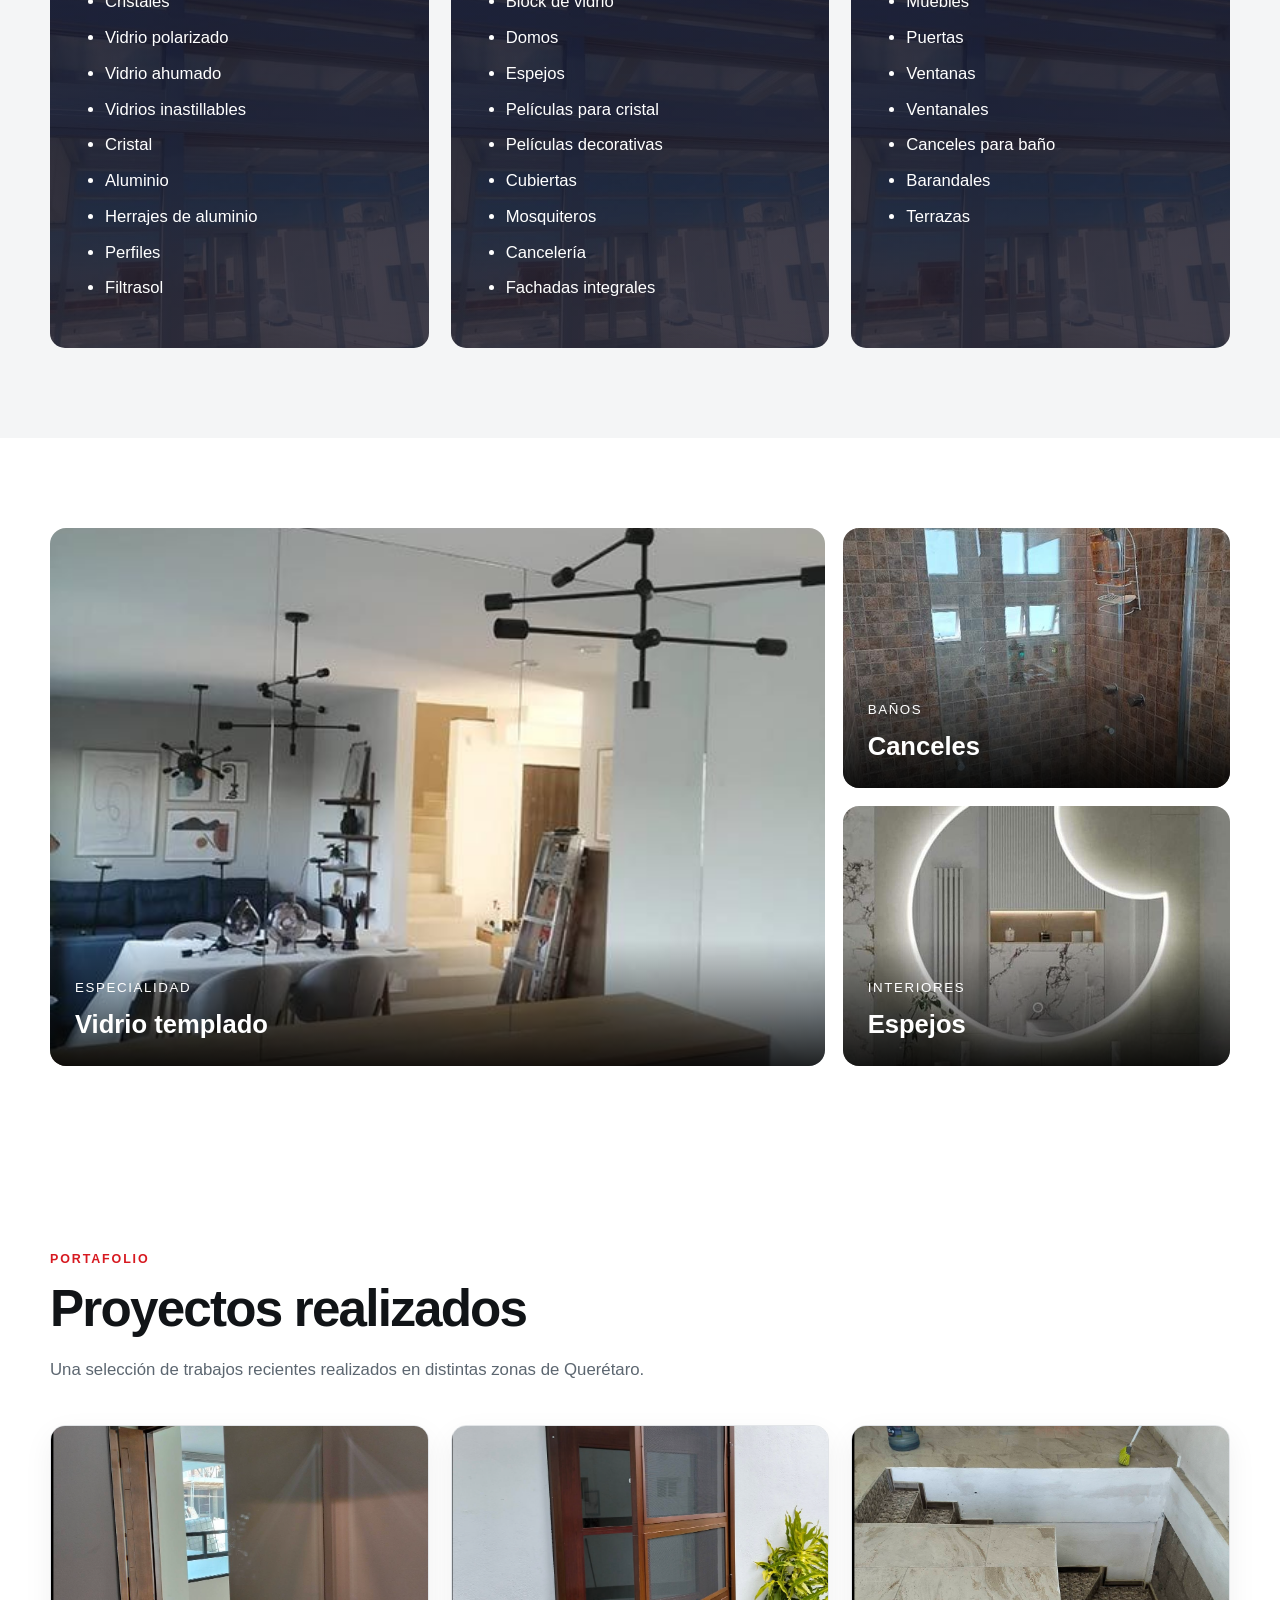
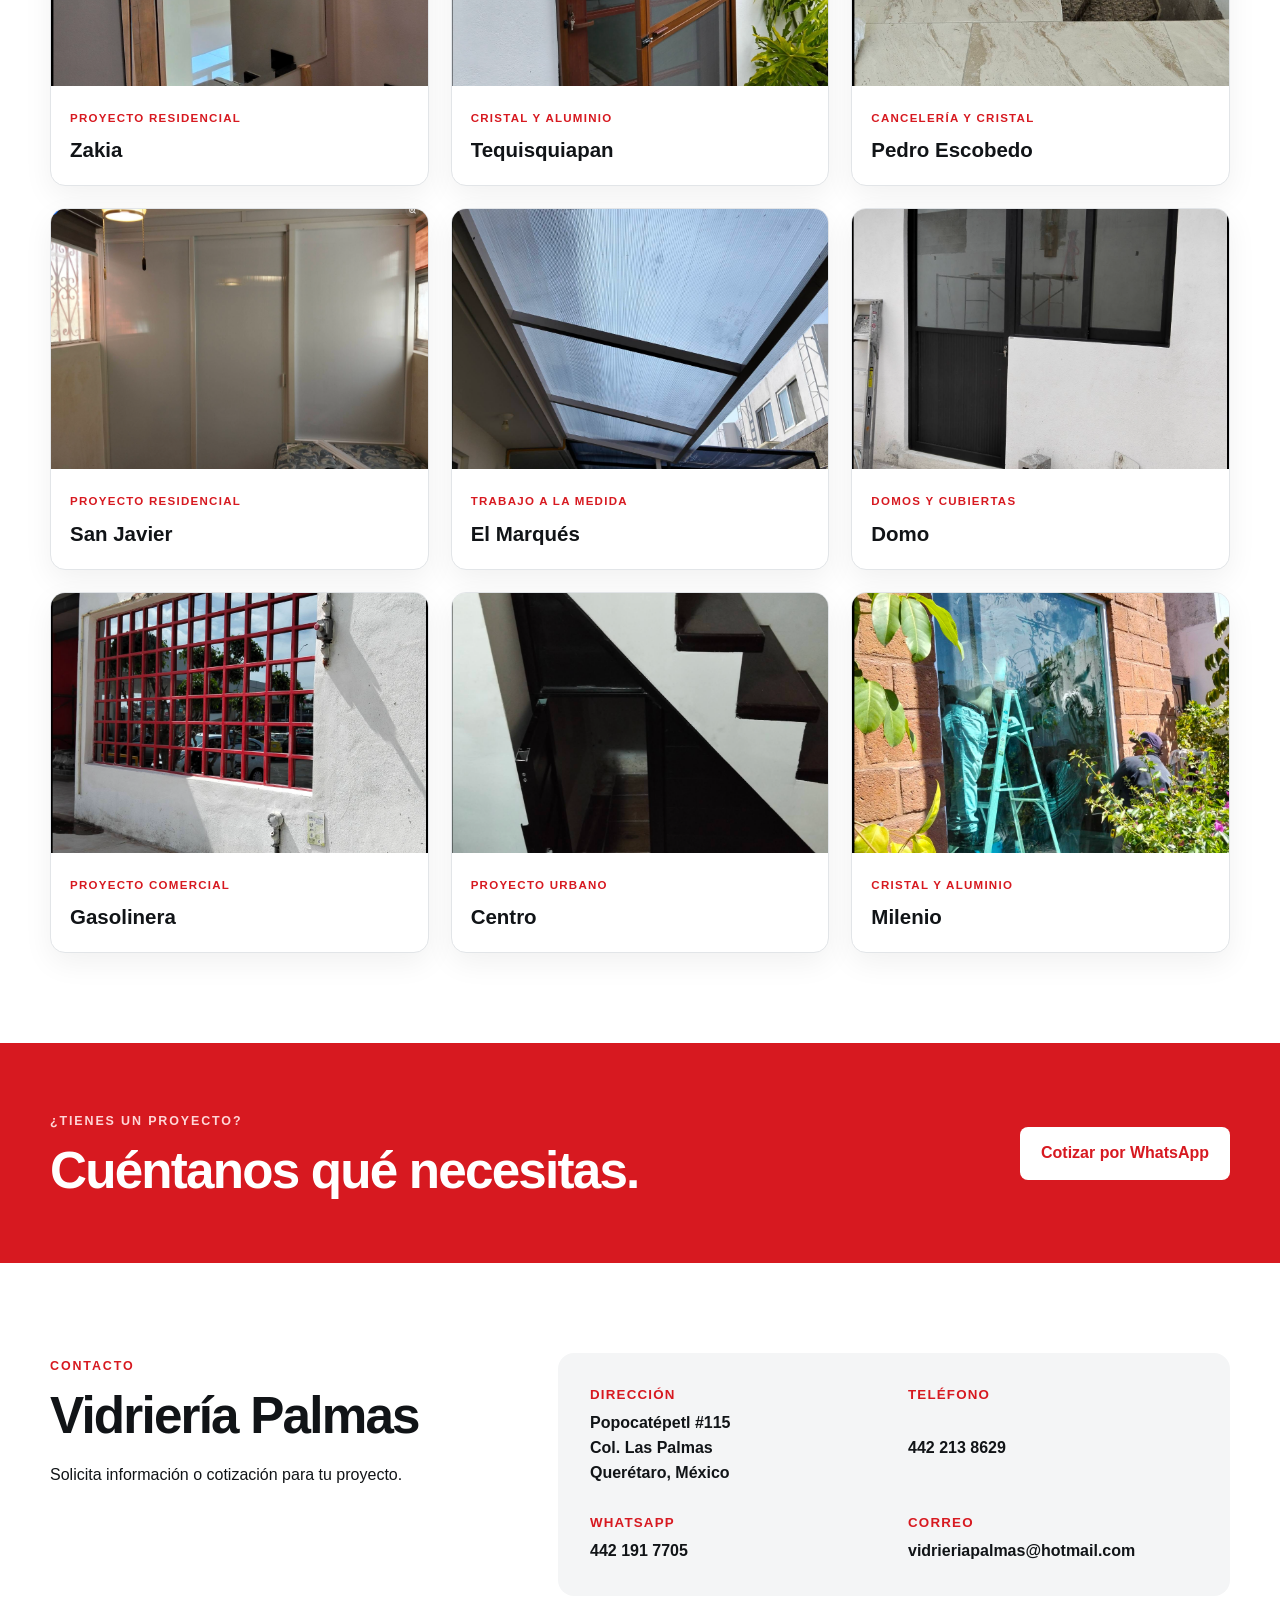
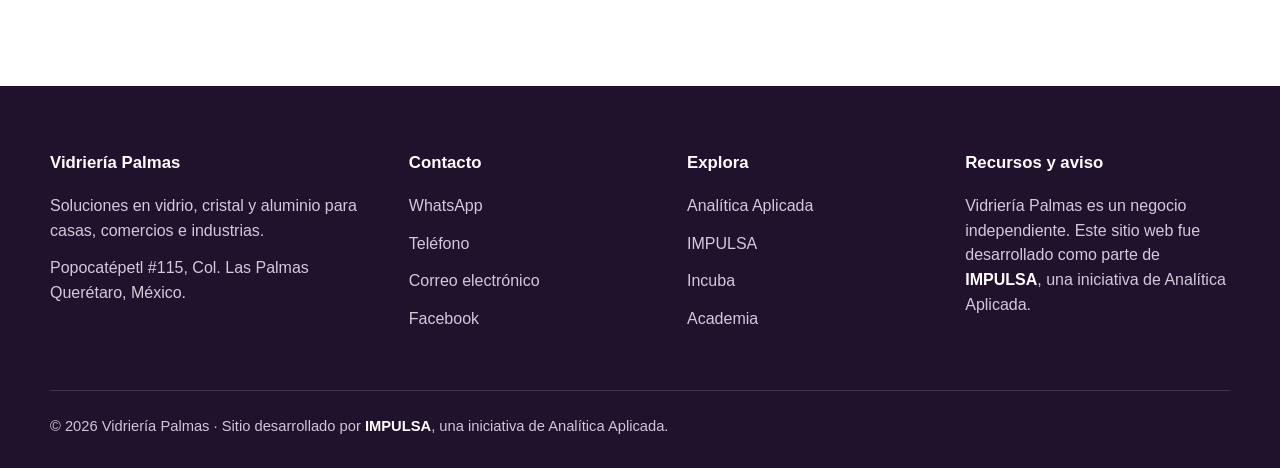
<file: vidriospalmas/index_preliminar.html>
<!DOCTYPE html>
<html lang="es">
<head>
  <meta charset="UTF-8">
  <meta name="viewport" content="width=device-width, initial-scale=1.0">

  <title>Vidriería Palmas | Vidrio y aluminio en Querétaro</title>

  <meta name="description"
        content="Vidriería Palmas. Vidrios, cristales, aluminio, cancelería, vidrio templado, espejos, domos, puertas, ventanas, barandales y fachadas integrales en Querétaro.">

  <!-- Favicon -->
  <link rel="icon" type="image/png" href="favicon_vp.png">
  <link rel="shortcut icon" href="favicon_vp.png">
  <link rel="apple-touch-icon" href="favicon_vp.png">

  <style>
    :root {
      --rojo: #d71920;
      --rojo-oscuro: #ad1015;
      --negro: #111417;
      --gris: #5c6670;
      --gris-claro: #f4f5f6;
      --linea: #e2e5e8;
      --blanco: #ffffff;
      --verde: #25D366;
      --max: 1180px;
    }

    * {
      box-sizing: border-box;
    }

    html {
      scroll-behavior: smooth;
    }

    body {
      margin: 0;
      font-family: Arial, Helvetica, sans-serif;
      color: var(--negro);
      background: var(--blanco);
      line-height: 1.55;
    }

    img {
      max-width: 100%;
      display: block;
    }

    a {
      text-decoration: none;
      color: inherit;
    }

    .wrap {
      width: min(var(--max), calc(100% - 40px));
      margin: 0 auto;
    }

    /* HEADER */

    header {
      position: sticky;
      top: 0;
      z-index: 1000;
      background: rgba(255,255,255,.97);
      border-bottom: 1px solid var(--linea);
    }

    .nav-wrap {
      width: min(var(--max), calc(100% - 32px));
      min-height: 88px;
      margin: 0 auto;
      display: flex;
      align-items: center;
      gap: 28px;
    }

    .logo {
      margin-right: auto;
    }

    .logo img {
      width: 300px;
      max-height: 72px;
      object-fit: contain;
    }

    nav {
      display: flex;
      gap: 25px;
      font-size: .94rem;
      font-weight: 700;
    }

    nav a:hover {
      color: var(--rojo);
    }

    .btn {
      display: inline-flex;
      align-items: center;
      justify-content: center;
      border-radius: 8px;
      padding: 14px 21px;
      font-weight: 700;
      transition: .2s ease;
    }

    .btn:hover {
      transform: translateY(-2px);
    }

    .btn-red {
      background: var(--rojo);
      color: white;
    }

    .btn-red:hover {
      background: var(--rojo-oscuro);
    }

    .btn-outline {
      border: 1px solid rgba(255,255,255,.8);
      color: white;
    }

    .menu-btn {
      display: none;
      border: 0;
      background: none;
      font-size: 1.8rem;
      cursor: pointer;
    }

    /* HERO */

    .hero {
      min-height: 650px;
      position: relative;
      display: flex;
      align-items: center;
      background:
        linear-gradient(90deg,
          rgba(0,0,0,.86) 0%,
          rgba(0,0,0,.62) 48%,
          rgba(0,0,0,.22) 100%),
        url("img/oficial/01-vidrio-palmas.jpg") center / cover no-repeat;
    }

    .hero-content {
      color: white;
      max-width: 760px;
      padding: 80px 0;
    }

    .eyebrow {
      font-size: .78rem;
      font-weight: 900;
      letter-spacing: .15em;
      text-transform: uppercase;
      color: var(--rojo);
    }

    .eyebrow-light {
      color: #ffd6d7;
    }

    h1 {
      font-size: clamp(3rem, 6vw, 5.4rem);
      line-height: 1;
      letter-spacing: -.045em;
      margin: 15px 0 22px;
    }

    h2 {
      font-size: clamp(2rem, 4vw, 3.3rem);
      line-height: 1.08;
      letter-spacing: -.035em;
      margin: 10px 0 20px;
    }

    .hero p {
      font-size: 1.2rem;
      max-width: 680px;
    }

    .hero-buttons {
      display: flex;
      gap: 14px;
      flex-wrap: wrap;
      margin-top: 30px;
    }

    /* GENERAL */

    section {
      scroll-margin-top: 90px;
    }

    .section {
      padding: 90px 0;
    }

    .section-intro {
      max-width: 820px;
      margin-bottom: 42px;
    }

    .section-intro p {
      color: var(--gris);
      font-size: 1.05rem;
    }

    /* NOSOTROS */

    .about {
      display: grid;
      grid-template-columns: .9fr 1.1fr;
      gap: 70px;
    }

    .about-text {
      color: var(--gris);
      font-size: 1.07rem;
    }

    .badges {
      display: flex;
      flex-wrap: wrap;
      gap: 10px;
      margin-top: 25px;
    }

    .badges span {
      border: 1px solid var(--linea);
      border-radius: 999px;
      padding: 8px 13px;
      color: var(--negro);
      font-size: .85rem;
      font-weight: 700;
    }

    /* SERVICIOS */

    .services {
      background: var(--gris-claro);
    }

    .services-title {
      max-width: 980px;
      margin-bottom: 38px;
    }

    .services-title h2 {
      text-transform: uppercase;
      font-size: clamp(2rem, 4.2vw, 3.4rem);
    }

    .services-grid {
      display: grid;
      grid-template-columns: repeat(3, 1fr);
      gap: 22px;
    }

    .services-column {
      background:
        linear-gradient(rgba(25,20,35,.82), rgba(25,20,35,.82)),
        url("img/oficial/04-vidrio-palmas.jpg") center / cover no-repeat;
      color: white;
      border-radius: 15px;
      padding: 35px 32px;
      min-height: 430px;
    }

    .services-column ul {
      margin: 0;
      padding-left: 23px;
      font-size: 1.04rem;
    }

    .services-column li {
      margin-bottom: 10px;
    }

    /* DESTACADOS */

    .featured {
      display: grid;
      grid-template-columns: 2fr 1fr;
      grid-template-rows: 260px 260px;
      gap: 18px;
    }

    .feature {
      position: relative;
      overflow: hidden;
      border-radius: 16px;
    }

    .feature-large {
      grid-row: 1 / 3;
    }

    .feature img {
      width: 100%;
      height: 100%;
      object-fit: cover;
    }

    .feature-label {
      position: absolute;
      left: 0;
      right: 0;
      bottom: 0;
      padding: 35px 25px 22px;
      color: white;
      background: linear-gradient(transparent, rgba(0,0,0,.85));
    }

    .feature-label small {
      text-transform: uppercase;
      letter-spacing: .12em;
    }

    .feature-label h3 {
      margin: 5px 0 0;
      font-size: 1.6rem;
    }

    /* PROYECTOS */

    .project-grid {
      display: grid;
      grid-template-columns: repeat(3, 1fr);
      gap: 22px;
    }

    .project-card {
      border-radius: 15px;
      overflow: hidden;
      background: white;
      border: 1px solid var(--linea);
      box-shadow: 0 10px 30px rgba(0,0,0,.06);
    }

    .project-card img {
      width: 100%;
      height: 260px;
      object-fit: cover;
    }

    .project-info {
      padding: 19px;
    }

    .project-info span {
      color: var(--rojo);
      font-size: .72rem;
      font-weight: 900;
      text-transform: uppercase;
      letter-spacing: .11em;
    }

    .project-info h3 {
      margin: 5px 0 0;
      font-size: 1.28rem;
    }

    /* CTA */

    .cta {
      background: var(--rojo);
      color: white;
      padding: 65px 0;
    }

    .cta-inner {
      display: flex;
      align-items: center;
      justify-content: space-between;
      gap: 35px;
    }

    .cta h2 {
      margin-bottom: 0;
    }

    .btn-white {
      background: white;
      color: var(--rojo);
      flex: 0 0 auto;
    }

    /* CONTACTO */

    .contact {
      display: grid;
      grid-template-columns: .8fr 1.2fr;
      gap: 60px;
    }

    .contact-card {
      background: var(--gris-claro);
      border-radius: 16px;
      padding: 32px;
      display: grid;
      grid-template-columns: repeat(2, 1fr);
      gap: 28px;
    }

    .contact-card div {
      display: grid;
      gap: 5px;
    }

    .contact-card small {
      color: var(--rojo);
      font-weight: 900;
      text-transform: uppercase;
      letter-spacing: .09em;
    }

    .contact-card a {
      font-weight: 700;
    }

    .contact-card a:hover {
      color: var(--rojo);
    }

    /* WHATSAPP */

    .whatsapp-float {
      position: fixed;
      right: 22px;
      bottom: 22px;
      z-index: 9999;
      width: 60px;
      height: 60px;
      display: grid;
      place-items: center;
      border-radius: 50%;
      color: white;
      background: var(--verde);
      box-shadow: 0 14px 30px rgba(37,211,102,.35);
    }

    .whatsapp-float svg {
      width: 31px;
      fill: currentColor;
    }

    /* FOOTER */

    footer {
      background: #0d1114;
      color: #c3c9ce;
      padding: 28px 0;
    }

    .footer-inner {
      display: flex;
      justify-content: space-between;
      align-items: center;
      gap: 25px;
    }

    .footer-inner img {
      width: 230px;
      background: white;
      padding: 5px;
      border-radius: 4px;
    }


    /* FOOTER INSTITUCIONAL IMPULSA */

    .institutional-footer {
      background: #20112d;
      color: #ddd6e4;
      padding: 64px 0 30px;
    }

    .institutional-grid {
      display: grid;
      grid-template-columns: 1.35fr 1fr 1fr 1.15fr;
      gap: 48px;
    }

    .institutional-footer h3 {
      color: #fff;
      font-size: 1.05rem;
      margin: 0 0 18px;
    }

    .institutional-footer p {
      margin: 0 0 13px;
      color: #d2cad9;
    }

    .institutional-footer a {
      display: block;
      width: fit-content;
      margin-bottom: 13px;
      color: #d2cad9;
    }

    .institutional-footer a:hover {
      color: #fff;
      text-decoration: underline;
    }

    .institutional-bottom {
      margin-top: 45px;
      padding-top: 24px;
      border-top: 1px solid rgba(255,255,255,.14);
      color: #cfc6d6;
      font-size: .92rem;
    }

    .developer-mark {
      font-weight: 800;
      color: #fff;
    }


    /* RESPONSIVE */

    @media (max-width: 900px) {
      nav {
        display: none;
        position: absolute;
        top: 80px;
        left: 16px;
        right: 16px;
        padding: 20px;
        flex-direction: column;
        background: white;
        border: 1px solid var(--linea);
        border-radius: 12px;
        box-shadow: 0 12px 35px rgba(0,0,0,.13);
      }

      body.menu-open nav {
        display: flex;
      }

      .menu-btn {
        display: block;
      }

      .header-cta {
        display: none;
      }

      .about,
      .contact {
        grid-template-columns: 1fr;
      }

      .services-grid {
        grid-template-columns: 1fr;
      }

      .services-column {
        min-height: auto;
      }

      .featured {
        grid-template-columns: 1fr 1fr;
        grid-template-rows: 320px 230px;
      }

      .feature-large {
        grid-column: 1 / 3;
        grid-row: auto;
      }

      .project-grid {
        grid-template-columns: repeat(2, 1fr);
      }

      .cta-inner {
        flex-direction: column;
        align-items: flex-start;
      }

      .institutional-grid {
        grid-template-columns: repeat(2, 1fr);
      }
    }

    @media (max-width: 580px) {
      .nav-wrap {
        min-height: 76px;
      }

      .logo img {
        width: 215px;
      }

      .hero {
        min-height: 610px;
      }

      .hero-buttons {
        flex-direction: column;
        align-items: flex-start;
      }

      .project-grid {
        grid-template-columns: 1fr;
      }

      .featured {
        grid-template-columns: 1fr;
        grid-template-rows: 300px 220px 220px;
      }

      .feature-large {
        grid-column: auto;
      }

      .contact-card {
        grid-template-columns: 1fr;
      }

      .footer-inner {
        flex-direction: column;
        align-items: flex-start;
      }

      .institutional-grid {
        grid-template-columns: 1fr;
        gap: 30px;
      }
    }
  </style>
</head>

<body>

<header>
  <div class="nav-wrap">

    <a class="logo" href="#inicio">
      <img src="Logo_vp.png" alt="Vidriería Palmas">
    </a>

    <button class="menu-btn" id="menuBtn" aria-label="Abrir menú">☰</button>

    <nav>
      <a href="#nosotros">Nosotros</a>
      <a href="#servicios">Servicios</a>
      <a href="#proyectos">Proyectos</a>
      <a href="#contacto">Contacto</a>
    </nav>

    <a class="btn btn-red header-cta"
       href="https://wa.me/5214421917705?text=Hola%2C%20me%20gustar%C3%ADa%20solicitar%20una%20cotizaci%C3%B3n%20con%20Vidrier%C3%ADa%20Palmas."
       target="_blank">
      WhatsApp
    </a>

  </div>
</header>


<main>

<section id="inicio" class="hero">
  <div class="wrap">
    <div class="hero-content">

      <span class="eyebrow eyebrow-light">
        Querétaro · Vidrio · Cristal · Aluminio
      </span>

      <h1>
        Desde un vidrio hasta proyectos completos
      </h1>

      <p>
        Soluciones en vidrio y aluminio para casas, comercios e industrias.
        Fabricación, instalación y trabajos a la medida.
      </p>

      <div class="hero-buttons">

        <a class="btn btn-red"
           href="https://wa.me/5214421917705?text=Hola%2C%20me%20gustar%C3%ADa%20solicitar%20una%20cotizaci%C3%B3n%20con%20Vidrier%C3%ADa%20Palmas."
           target="_blank">
          Solicitar cotización
        </a>

        <a class="btn btn-outline" href="#proyectos">
          Ver trabajos
        </a>

      </div>

    </div>
  </div>
</section>


<section id="nosotros" class="section wrap about">

  <div>
    <span class="eyebrow">Vidriería Palmas</span>

    <h2>
      Experiencia que se refleja en cada detalle
    </h2>
  </div>

  <div class="about-text">

    <p>
      Empresa queretana dedicada a la venta e instalación de
      vidrios, cristales y aluminio.
    </p>

    <p>
      Realizamos trabajos a la medida para hogares, comercios,
      oficinas, industrias, arquitectos, ingenieros y constructoras.
    </p>

    <div class="badges">
      <span>Atención personalizada</span>
      <span>Trabajos a la medida</span>
      <span>Querétaro y alrededores</span>
    </div>

  </div>

</section>


<section id="servicios" class="services section">

  <div class="wrap">

    <div class="services-title">

      <span class="eyebrow">Servicios</span>

      <h2>
        Colocamos desde un vidrio, hasta proyectos completos
        para casas, comercios e industrias
      </h2>

    </div>

    <div class="services-grid">

      <div class="services-column">
        <ul>
          <li>Vidrios</li><li>Cristales</li><li>Vidrio polarizado</li><li>Vidrio ahumado</li><li>Vidrios inastillables</li><li>Cristal</li><li>Aluminio</li><li>Herrajes de aluminio</li><li>Perfiles</li><li>Filtrasol</li>
        </ul>
      </div>

      <div class="services-column">
        <ul>
          <li>Vidrio templado</li><li>Block de vidrio</li><li>Domos</li><li>Espejos</li><li>Películas para cristal</li><li>Películas decorativas</li><li>Cubiertas</li><li>Mosquiteros</li><li>Cancelería</li><li>Fachadas integrales</li>
        </ul>
      </div>

      <div class="services-column">
        <ul>
          <li>Herrajes para vidrio</li><li>Muebles</li><li>Puertas</li><li>Ventanas</li><li>Ventanales</li><li>Canceles para baño</li><li>Barandales</li><li>Terrazas</li>
        </ul>
      </div>

    </div>

  </div>

</section>


<section class="section wrap featured">

  <article class="feature feature-large">

    <img src="img/oficial/08-vidrio-templado.jpg"
         alt="Vidrio templado">

    <div class="feature-label">
      <small>Especialidad</small>
      <h3>Vidrio templado</h3>
    </div>

  </article>


  <article class="feature">

    <img src="img/oficial/16-bano-cancel-templado.jpg"
         alt="Cancel de vidrio templado">

    <div class="feature-label">
      <small>Baños</small>
      <h3>Canceles</h3>
    </div>

  </article>


  <article class="feature">

    <img src="img/oficial/13-espejos.jpg"
         alt="Espejos">

    <div class="feature-label">
      <small>Interiores</small>
      <h3>Espejos</h3>
    </div>

  </article>

</section>


<section id="proyectos" class="section">

  <div class="wrap">

    <div class="section-intro">

      <span class="eyebrow">Portafolio</span>

      <h2>
        Proyectos realizados
      </h2>

      <p>
        Una selección de trabajos recientes realizados en distintas
        zonas de Querétaro.
      </p>

    </div>

    <div class="project-grid">
      
<article class="project-card">
  <img src="img/Zakia_Noviembre_25_1.png" alt="Zakia" loading="lazy">
  <div class="project-info">
    <span>Proyecto residencial</span>
    <h3>Zakia</h3>
  </div>
</article>


<article class="project-card">
  <img src="img/Tequisquiapan_Septiembre_25_1.png" alt="Tequisquiapan" loading="lazy">
  <div class="project-info">
    <span>Cristal y aluminio</span>
    <h3>Tequisquiapan</h3>
  </div>
</article>


<article class="project-card">
  <img src="img/PEDRO_ESCOBEDO_NOV_25_1.png" alt="Pedro Escobedo" loading="lazy">
  <div class="project-info">
    <span>Cancelería y cristal</span>
    <h3>Pedro Escobedo</h3>
  </div>
</article>


<article class="project-card">
  <img src="img/Col_SanJavier_Septiembre_25_1.png" alt="San Javier" loading="lazy">
  <div class="project-info">
    <span>Proyecto residencial</span>
    <h3>San Javier</h3>
  </div>
</article>


<article class="project-card">
  <img src="img/El_Marques_Octubre_25_1.png" alt="El Marqués" loading="lazy">
  <div class="project-info">
    <span>Trabajo a la medida</span>
    <h3>El Marqués</h3>
  </div>
</article>


<article class="project-card">
  <img src="img/Domo_Septiembre_25_1.png" alt="Domo" loading="lazy">
  <div class="project-info">
    <span>Domos y cubiertas</span>
    <h3>Domo</h3>
  </div>
</article>


<article class="project-card">
  <img src="img/Gasolinera_Septiembre_25_1.png" alt="Gasolinera" loading="lazy">
  <div class="project-info">
    <span>Proyecto comercial</span>
    <h3>Gasolinera</h3>
  </div>
</article>


<article class="project-card">
  <img src="img/Col_Centro_Octubre_25_1.png" alt="Centro" loading="lazy">
  <div class="project-info">
    <span>Proyecto urbano</span>
    <h3>Centro</h3>
  </div>
</article>


<article class="project-card">
  <img src="img/Milenio_Noviembre_35_1.png" alt="Milenio" loading="lazy">
  <div class="project-info">
    <span>Cristal y aluminio</span>
    <h3>Milenio</h3>
  </div>
</article>

    </div>

  </div>

</section>


<section class="cta">

  <div class="wrap cta-inner">

    <div>

      <span class="eyebrow eyebrow-light">
        ¿Tienes un proyecto?
      </span>

      <h2>
        Cuéntanos qué necesitas.
      </h2>

    </div>

    <a class="btn btn-white"
       href="https://wa.me/5214421917705?text=Hola%2C%20me%20gustar%C3%ADa%20solicitar%20una%20cotizaci%C3%B3n%20con%20Vidrier%C3%ADa%20Palmas."
       target="_blank">
      Cotizar por WhatsApp
    </a>

  </div>

</section>


<section id="contacto" class="section wrap contact">

  <div>

    <span class="eyebrow">
      Contacto
    </span>

    <h2>
      Vidriería Palmas
    </h2>

    <p>
      Solicita información o cotización para tu proyecto.
    </p>

  </div>


  <div class="contact-card">

    <div>
      <small>Dirección</small>
      <strong>
        Popocatépetl #115<br>
        Col. Las Palmas<br>
        Querétaro, México
      </strong>
    </div>

    <div>
      <small>Teléfono</small>
      <a href="tel:+524422138629">
        442 213 8629
      </a>
    </div>

    <div>
      <small>WhatsApp</small>
      <a href="https://wa.me/5214421917705"
         target="_blank">
        442 191 7705
      </a>
    </div>

    <div>
      <small>Correo</small>
      <a href="mailto:vidrieriapalmas@hotmail.com">
        vidrieriapalmas@hotmail.com
      </a>
    </div>

  </div>

</section>

</main>


<a class="whatsapp-float"
   href="https://wa.me/5214421917705?text=Hola%2C%20me%20gustar%C3%ADa%20solicitar%20una%20cotizaci%C3%B3n%20con%20Vidrier%C3%ADa%20Palmas."
   target="_blank"
   aria-label="WhatsApp">

  <svg viewBox="0 0 32 32">
    <path d="M16.01 3C8.84 3 3 8.76 3 15.84c0 2.5.73 4.93 2.1 7.03L3 29l6.31-2.02a13.1 13.1 0 0 0 6.7 1.82C23.18 28.8 29 23.04 29 15.96 29 8.88 23.18 3 16.01 3zm0 23.5c-2.05 0-4.05-.55-5.79-1.58l-.42-.25-3.74 1.2 1.23-3.62-.28-.44a10.42 10.42 0 0 1-1.62-5.58c0-5.8 4.8-10.52 10.69-10.52s10.69 4.72 10.69 10.52S21.9 26.5 16.01 26.5z"/>
  </svg>

</a>


<footer class="institutional-footer">

  <div class="wrap">

    <div class="institutional-grid">

      <div>
        <h3>Vidriería Palmas</h3>
        <p>
          Soluciones en vidrio, cristal y aluminio para casas,
          comercios e industrias.
        </p>
        <p>
          Popocatépetl #115, Col. Las Palmas<br>
          Querétaro, México.
        </p>
      </div>

      <div>
        <h3>Contacto</h3>

        <a href="https://wa.me/5214421917705"
           target="_blank"
           rel="noopener noreferrer">
          WhatsApp
        </a>

        <a href="tel:+524422138629">
          Teléfono
        </a>

        <a href="mailto:vidrieriapalmas@hotmail.com">
          Correo electrónico
        </a>

        <a href="https://www.facebook.com/vidrioyaluminiopalmas"
           target="_blank"
           rel="noopener noreferrer">
          Facebook
        </a>
      </div>

      <div>
        <h3>Explora</h3>

        <a href="https://analiticaaplicada.mx"
           target="_blank"
           rel="noopener noreferrer">
          Analítica Aplicada
        </a>

        <a href="../">
          IMPULSA
        </a>

        <a href="../../incuba/">
          Incuba
        </a>

        <a href="https://academia.analiticaaplicada.mx"
           target="_blank"
           rel="noopener noreferrer">
          Academia
        </a>
      </div>

      <div>
        <h3>Recursos y aviso</h3>

        <p>
          Vidriería Palmas es un negocio independiente.
          Este sitio web fue desarrollado como parte de
          <span class="developer-mark">IMPULSA</span>,
          una iniciativa de Analítica Aplicada.
        </p>
      </div>

    </div>

    <div class="institutional-bottom">
      © 2026 Vidriería Palmas · Sitio desarrollado por
      <span class="developer-mark">IMPULSA</span>,
      una iniciativa de Analítica Aplicada.
    </div>

  </div>

</footer>


<script>
  const menuBtn = document.getElementById("menuBtn");

  menuBtn.addEventListener("click", () => {
    document.body.classList.toggle("menu-open");
  });

  document.querySelectorAll("nav a").forEach(link => {
    link.addEventListener("click", () => {
      document.body.classList.remove("menu-open");
    });
  });
</script>

</body>
</html>
</file>
<file: marcos/styles.css>
/* PRESCO — propuesta inicial de sitio corporativo */
:root{--navy:#12254d;--navy-dark:#0b1835;--navy-soft:#1c315b;--orange:#ff8d16;--orange-hover:#e97704;--text:#26344d;--muted:#607089;--line:#e4eaf0;--white:#fff;--paper:#f5f7fa;--max:1220px;--radius:8px}
*{box-sizing:border-box}html{scroll-behavior:smooth;scroll-padding-top:90px}body{margin:0;color:var(--text);font-family:'DM Sans',Arial,Helvetica,sans-serif;font-size:16px;line-height:1.65;-webkit-font-smoothing:antialiased}h1,h2,h3,p{margin-top:0}h1,h2,h3{font-family:'Manrope','DM Sans',sans-serif;line-height:1.18;letter-spacing:-.038em}h2{font-size:clamp(2.2rem,3.7vw,3.65rem);font-weight:800;color:var(--navy)}h3{font-size:1.24rem}a{color:inherit;text-decoration:none}img{max-width:100%;display:block}button,input,select,textarea{font:inherit}button{cursor:pointer}.container{width:min(calc(100% - 80px),var(--max));margin-inline:auto}.section{padding:116px 0}.skip-link{position:absolute;top:-100px;left:12px;background:#fff;color:#111;z-index:99;padding:12px 24px}.skip-link:focus{top:12px}.topbar{height:35px;background:var(--navy-dark);color:#d1dbea;font-size:11px;letter-spacing:.085em;text-transform:uppercase}.topbar-inner{height:100%;display:flex;justify-content:space-between;align-items:center}.topbar-inner a:hover{color:var(--orange)}.topbar-inner>div{display:flex;gap:16px}.top-sep{opacity:.35}.site-header{position:sticky;top:0;z-index:50;background:white;box-shadow:0 4px 25px rgba(13,35,74,.075)}.nav-wrap{height:90px;display:flex;align-items:center;justify-content:space-between;gap:20px}.brand{display:flex;align-items:center;flex-shrink:0}.brand img{width:250px;height:auto;max-height:77px;object-fit:contain}.nav{display:flex;align-items:center;gap:31px;font-size:13px;font-weight:700;color:#2b3a55}.nav>a:not(.nav-cta):hover{color:var(--orange-hover)}.nav-cta{background:var(--navy);color:#fff;padding:13px 18px;border-radius:5px;transition:background .2s}.nav-cta:hover{background:var(--navy-soft)}.nav-cta span{color:var(--orange);margin-left:10px}.menu-toggle{display:none}.hero{height:min(760px,calc(100svh - 125px));min-height:600px;position:relative;background:var(--navy-dark);color:white;overflow:hidden}.hero-bg{position:absolute;inset:0;background-image:linear-gradient(90deg,rgba(7,20,47,.98) 0%,rgba(10,27,58,.96) 31%,rgba(10,27,58,.78) 53%,rgba(8,22,47,.34) 100%),url('assets/fachada.webp');background-size:cover;background-position:center 54%;filter:saturate(.8)}.hero::after{content:'';position:absolute;inset:0;pointer-events:none;background:linear-gradient(0deg,rgba(5,15,36,.25),transparent 30%)}.hero-inner{position:relative;z-index:1;height:calc(100% - 93px);display:flex;align-items:center;justify-content:space-between}.hero-content{max-width:735px;padding-bottom:35px}.eyebrow{display:flex;align-items:center;gap:13px;color:#dc720b;font-size:12px;font-weight:800;letter-spacing:.20em;text-transform:uppercase;margin-bottom:25px}.eyebrow.light{color:#ffad55}.eyebrow-line{display:block;width:30px;height:2px;background:currentColor}.hero h1{color:white;font-size:clamp(3.4rem,5.3vw,5.7rem);max-width:760px;line-height:1.10;margin-bottom:26px;letter-spacing:-.061em;font-weight:800}.hero h1 em{color:var(--orange);font-style:normal}.hero-content>p{color:#d8dfec;max-width:640px;font-size:17px;line-height:1.8;margin-bottom:35px}.hero-content>p strong{color:#fff;font-weight:700}.hero-actions{display:flex;align-items:center;gap:15px;flex-wrap:wrap}.btn{min-height:54px;padding:14px 24px;display:inline-flex;align-items:center;justify-content:center;gap:17px;font-weight:800;font-size:13px;line-height:1.3;border:1px solid transparent;border-radius:5px;transition:transform .2s,background .2s,color .2s}.btn:hover{transform:translateY(-2px)}.btn-primary{background:var(--orange);color:var(--navy-dark)}.btn-primary:hover{background:#ffae45}.btn-outline{border-color:rgba(255,255,255,.55);color:#fff;background:rgba(255,255,255,.04)}.btn-outline:hover{background:rgba(255,255,255,.13)}.hero-side-label{position:absolute;right:0;bottom:145px;font-size:11px;letter-spacing:.18em;font-weight:800;writing-mode:vertical-rl;opacity:.8}.hero-side-label span{color:var(--orange)}.hero-bottom{height:93px;position:absolute;bottom:0;left:0;right:0;z-index:2;background:rgba(8,21,48,.82);border-top:1px solid rgba(255,255,255,.13);backdrop-filter:blur(9px)}.hero-highlights{height:100%;display:grid;grid-template-columns:repeat(3,1fr)}.hero-highlights>div{display:flex;align-items:center;gap:18px;font-size:13px;font-weight:800;letter-spacing:.02em;padding:0 42px;border-right:1px solid rgba(255,255,255,.15)}.hero-highlights>div:first-child{padding-left:0}.hero-highlights>div:last-child{border-right:0}.highlight-icon{display:inline-flex;align-items:center;justify-content:center;width:39px;height:39px;flex-shrink:0;border:1px solid rgba(255,141,22,.75);color:var(--orange);font-size:11px;border-radius:50%}.about-grid{display:grid;grid-template-columns:1fr 1fr;gap:95px;align-items:center}.about-image-wrap{position:relative;padding:0 28px 27px 0}.about-image{height:550px;width:100%;object-fit:cover;border-radius:4px;filter:saturate(.72)}.about-image-wrap::before{content:'';position:absolute;background:var(--orange);inset:45px 0 0 55px;border-radius:3px;z-index:-1}.about-badge{position:absolute;right:-16px;bottom:59px;display:flex;align-items:center;gap:16px;background:var(--navy);color:white;padding:23px 26px;font-size:13px;line-height:1.4;font-weight:800;box-shadow:0 12px 36px rgba(13,29,62,.2)}.badge-bolt{font-size:39px;color:var(--orange);line-height:1}.about-content h2{max-width:560px;margin-bottom:26px}.about-content p{color:var(--muted);font-size:15px;line-height:1.9;margin-bottom:18px}.about-content p.lead{font-size:17px;color:#3c4b60}.about-content strong{color:var(--navy)}.text-link{display:inline-flex;gap:20px;align-items:center;margin-top:12px;color:var(--navy);font-size:14px;font-weight:800;border-bottom:2px solid var(--orange);padding-bottom:8px}.text-link span{color:var(--orange)}.services{background:var(--paper)}.section-heading{display:flex;align-items:end;justify-content:space-between;gap:55px;margin-bottom:48px}.section-heading h2{max-width:740px;margin-bottom:0}.section-heading>p{max-width:300px;margin:0 0 8px;color:var(--muted);font-size:14px}.services-grid{display:grid;grid-template-columns:repeat(4,1fr);gap:17px}.service-card{background:white;border:1px solid #e8edf3;border-radius:5px;padding:28px 25px 24px;display:flex;flex-direction:column;min-height:380px;transition:transform .25s,box-shadow .25s,border-color .25s}.service-card:hover{transform:translateY(-5px);box-shadow:0 18px 30px rgba(18,37,77,.08);border-color:#ffb35b}.service-top{display:flex;align-items:start;justify-content:space-between;margin-bottom:38px}.service-number{font-size:11px;color:#8b9bb0;font-weight:800;letter-spacing:.13em}.service-top svg{height:49px;width:49px;stroke:var(--orange);stroke-width:1.7;stroke-linejoin:round;stroke-linecap:round}.service-card h3{color:var(--navy);font-size:20px;line-height:1.35;margin-bottom:17px;letter-spacing:-.045em}.service-card p{font-size:14px;color:var(--muted);line-height:1.8;margin-bottom:30px;flex-grow:1}.service-card a{display:flex;align-items:center;justify-content:space-between;gap:10px;padding-top:18px;border-top:1px solid var(--line);font-size:12px;color:var(--navy);font-weight:800}.service-card a span{color:var(--orange);font-size:19px}.approach-section{background:var(--navy);padding:91px 0;color:white}.approach-grid{display:grid;grid-template-columns:.9fr 1.1fr;gap:95px}.approach-kicker{display:block;color:var(--orange);letter-spacing:.2em;font-size:11px;font-weight:800;margin-bottom:27px}.approach-grid h2{color:white;font-size:clamp(2.2rem,3.4vw,3.45rem);max-width:475px}.approach-points>div{display:grid;grid-template-columns:44px 1fr;gap:18px;padding:19px 0;border-bottom:1px solid rgba(255,255,255,.16)}.approach-points>div:first-child{padding-top:0}.approach-points>div:last-child{border:0}.approach-points>div>span{color:var(--orange);font-weight:800;font-size:12px}.approach-points h3{font-size:17px;color:#fff;margin-bottom:9px}.approach-points p{font-size:13px;color:#c3cde0;max-width:420px;margin:0}.coverage-grid{display:grid;grid-template-columns:1fr 1fr;gap:85px;align-items:center}.coverage-copy h2{max-width:520px}.coverage-copy>p{font-size:16px;line-height:1.85;color:var(--muted);margin:27px 0}.coverage-groups{margin-top:35px}.coverage-groups>div{margin-bottom:28px}.coverage-groups h3{font-size:15px;letter-spacing:0;margin-bottom:16px;color:var(--navy)}.location-pills{display:flex;flex-wrap:wrap;gap:9px}.location-pills span{padding:8px 12px;border:1px solid #d9e1eb;border-radius:3px;font-size:12px;color:var(--navy);font-weight:700;background:#f8fafc}.coverage-groups p{font-size:14px;color:var(--muted)}.coverage-groups strong{color:var(--navy)}.coverage-image{position:relative;padding:0 0 42px 25px}.coverage-image img{height:560px;width:100%;object-fit:cover;filter:saturate(.73);border-radius:4px}.coverage-quote{position:absolute;left:-10px;bottom:0;background:var(--orange);color:var(--navy-dark);font-family:'Manrope',sans-serif;font-size:18px;font-weight:800;line-height:1.4;max-width:395px;padding:27px 28px;border-radius:3px;letter-spacing:-.025em}.gallery-section{background:#0b1935;color:white}.gallery-heading{display:flex;justify-content:space-between;align-items:end;gap:50px;margin-bottom:42px}.gallery-heading h2{color:white;max-width:680px;margin-bottom:0}.gallery-heading>p{color:#bac6d8;font-size:14px;max-width:280px;margin:0 0 4px}.gallery-grid{display:grid;grid-template-columns:repeat(3,minmax(0,1fr));grid-auto-rows:260px;gap:13px}.gallery-item{margin:0;position:relative;overflow:hidden;background:#162a50;border-radius:4px}.gallery-item.gallery-large{grid-row:span 2;grid-column:span 2}.gallery-item img{width:100%;height:100%;object-fit:cover;transition:transform .6s;filter:saturate(.83)}.gallery-item:hover img{transform:scale(1.05)}.gallery-item:nth-child(1) img{object-position:50% 50%}.gallery-item:nth-child(2) img{object-position:50% 45%}.gallery-item:nth-child(3) img{object-position:50% 60%}.gallery-item:nth-child(5) img{object-position:50% 52%}.gallery-item figcaption{position:absolute;left:0;right:0;bottom:0;padding:36px 19px 15px;color:white;background:linear-gradient(0deg,rgba(5,13,26,.85),transparent);font-size:12px;font-weight:800;letter-spacing:.02em}.gallery-item figcaption span{font-size:10px;color:var(--orange);margin-right:13px}.contact-section{padding:110px 0;background:#edf1f6}.contact-grid{display:grid;grid-template-columns:1fr 455px;gap:110px;align-items:center}.contact-info h2{max-width:630px}.contact-info>p{font-size:16px;color:var(--muted);line-height:1.85;max-width:560px;margin-bottom:32px}.contact-methods{display:grid;gap:9px}.contact-methods>a{display:flex;align-items:center;gap:16px;width:fit-content;padding:7px 0}.contact-methods a:hover strong{color:var(--orange-hover)}.contact-icon{width:43px;height:43px;border:1px solid #d1d9e5;display:flex;align-items:center;justify-content:center;border-radius:50%;color:var(--navy);font-size:20px}.contact-methods small{display:block;font-size:11px;color:#6a7a91}.contact-methods strong{display:block;font-size:16px;color:var(--navy);transition:color .2s;overflow-wrap:anywhere}.contact-city{color:#7a899b;font-size:13px;margin-top:29px}.contact-form{background:white;border:1px solid #e0e7ef;border-top:5px solid var(--orange);padding:36px 35px;box-shadow:0 16px 48px rgba(18,37,77,.07);border-radius:3px}.form-top{display:flex;align-items:center;justify-content:space-between;font-size:11px;font-weight:800;letter-spacing:.17em;color:var(--orange-hover);margin-bottom:13px}.form-dot{width:10px;height:10px;border-radius:50%;background:var(--orange)}.contact-form h3{font-size:26px;color:var(--navy);margin-bottom:7px}.contact-form>p{font-size:13px;color:#718098;margin-bottom:24px}.contact-form label{display:block;color:#30415c;font-size:12px;font-weight:800;margin-bottom:7px}.contact-form label span{color:var(--orange-hover)}.contact-form input,.contact-form select,.contact-form textarea{display:block;width:100%;border:1px solid #dce4ee;border-radius:4px;color:var(--navy);background:#f9fbfd;padding:11px 12px;font-size:13px;outline:none;margin-bottom:17px;resize:vertical}.contact-form input:focus,.contact-form select:focus,.contact-form textarea:focus{border-color:var(--orange);box-shadow:0 0 0 3px rgba(255,141,22,.12)}.contact-form .form-btn{width:100%;margin-top:2px}.contact-form .form-note{color:#8090a4;font-size:10px;line-height:1.6;margin:15px 0 0}.footer{background:#fff}.footer-main{padding:68px 0;display:grid;grid-template-columns:1.5fr .65fr 1fr;gap:90px}.footer-brand img{width:230px;height:auto}.footer-main>div>p{color:#7a879a;font-size:13px;margin:17px 0 0;line-height:1.7}.footer-nav{display:flex;flex-direction:column;align-items:flex-start;gap:9px}.footer-nav h3{font-size:14px;color:var(--navy);margin-bottom:11px;letter-spacing:0}.footer-nav a,.footer-nav span{font-size:13px;color:#6b7890}.footer-nav a:hover{color:var(--orange-hover)}.footer-bottom{border-top:1px solid var(--line);padding:21px 0 27px;display:flex;justify-content:space-between;color:#8895a7;font-size:11px}.footer-bottom span:last-child{color:var(--navy)}
@media(max-width:1100px){.container{width:min(calc(100% - 58px),var(--max))}.brand img{width:215px}.nav{gap:19px}.about-grid,.coverage-grid{gap:48px}.services-grid{grid-template-columns:repeat(2,1fr)}.service-card{min-height:340px}.approach-grid{gap:55px}.contact-grid{gap:50px}.hero-highlights>div{padding:0 24px}.footer-main{gap:45px}}
@media(max-width:760px){.container{width:calc(100% - 36px)}.section{padding:73px 0}.topbar{display:none}.nav-wrap{height:76px}.brand img{width:191px}.menu-toggle{display:flex;flex-direction:column;justify-content:center;gap:5px;border:0;background:none;width:42px;height:42px;padding:9px}.menu-toggle span{width:24px;height:2px;background:var(--navy);display:block;border-radius:2px;transition:transform .2s,opacity .2s}.menu-toggle[aria-expanded="true"] span:nth-child(1){transform:translateY(7px) rotate(45deg)}.menu-toggle[aria-expanded="true"] span:nth-child(2){opacity:0}.menu-toggle[aria-expanded="true"] span:nth-child(3){transform:translateY(-7px) rotate(-45deg)}.nav{display:none;position:absolute;top:76px;left:0;right:0;flex-direction:column;gap:0;align-items:stretch;background:#fff;padding:12px 18px 20px;box-shadow:0 20px 24px rgba(10,20,42,.15)}.nav.open{display:flex}.nav a{padding:12px 8px}.nav .nav-cta{text-align:center;align-self:stretch;margin-top:8px;padding:14px}.hero{height:auto;min-height:665px}.hero-bg{background-image:linear-gradient(90deg,rgba(7,20,47,.96) 0%,rgba(9,26,58,.89) 58%,rgba(7,20,47,.65) 100%),url('assets/fachada.webp');background-position:62% center}.hero-inner{min-height:574px;padding:62px 0 70px}.hero-content{padding-bottom:0}.hero h1{font-size:clamp(2.75rem,11vw,4.35rem);line-height:1.11}.hero-content>p{font-size:15px;line-height:1.75}.hero-actions{align-items:stretch}.hero-actions .btn{width:100%}.hero-side-label{display:none}.hero-bottom{height:auto;position:relative}.hero-highlights{grid-template-columns:1fr;gap:0;padding-block:4px}.hero-highlights>div{padding:11px 0!important;border-right:0;border-bottom:1px solid rgba(255,255,255,.10);font-size:12px}.hero-highlights>div:last-child{border:0}.highlight-icon{height:30px;width:30px;font-size:9px}.about-grid,.coverage-grid,.contact-grid,.approach-grid{grid-template-columns:1fr;gap:40px}.about-image-wrap{padding:0 19px 18px 0}.about-image{height:350px}.about-badge{bottom:34px;right:-4px;padding:13px 17px;font-size:11px}.badge-bolt{font-size:29px}.about-content h2{margin-bottom:18px}.section-heading,.gallery-heading{display:block;margin-bottom:30px}.section-heading>p,.gallery-heading>p{max-width:550px;margin:18px 0 0}.services-grid{gap:12px}.service-card{padding:25px 20px}.approach-section{padding:70px 0}.approach-grid{gap:27px}.coverage-image{padding:0 0 25px 14px}.coverage-image img{height:340px}.coverage-quote{left:0;max-width:290px;padding:18px;font-size:15px}.gallery-grid{grid-template-columns:repeat(2,minmax(0,1fr));grid-auto-rows:220px;gap:10px}.gallery-item.gallery-large{grid-row:span 1;grid-column:span 2}.gallery-item:last-child{grid-column:span 2}.contact-section{padding:73px 0}.contact-grid{gap:33px}.contact-form{padding:28px 23px}.footer-main{grid-template-columns:1fr 1fr;gap:35px;padding:55px 0}.footer-main>div:first-child{grid-column:span 2}.footer-bottom{flex-direction:column;gap:5px}}
@media(max-width:500px){h2{font-size:clamp(2.08rem,9vw,2.75rem)}.services-grid{grid-template-columns:1fr}.service-card{min-height:auto}.service-top{margin-bottom:20px}.service-card p{margin-bottom:20px}.gallery-grid{grid-template-columns:1fr;grid-auto-rows:235px}.gallery-item.gallery-large{grid-row:span 1;grid-column:span 1}.gallery-item:last-child{grid-column:span 1}.contact-methods strong{font-size:14px}.hero h1{font-size:clamp(2.8rem,12vw,3.6rem)}.hero-inner{padding-block:58px 65px;min-height:580px}.hero-content>p{font-size:14px}}
@media(prefers-reduced-motion:reduce){html{scroll-behavior:auto}*,*::before,*::after{transition:none!important;animation:none!important}}
</file>
<file: presco/styles.css>
/* PRESCO — propuesta inicial de sitio corporativo */
:root{--navy:#12254d;--navy-dark:#0b1835;--navy-soft:#1c315b;--orange:#ff8d16;--orange-hover:#e97704;--text:#26344d;--muted:#607089;--line:#e4eaf0;--white:#fff;--paper:#f5f7fa;--max:1220px;--radius:8px}
*{box-sizing:border-box}html{scroll-behavior:smooth;scroll-padding-top:90px}body{margin:0;color:var(--text);font-family:'DM Sans',Arial,Helvetica,sans-serif;font-size:16px;line-height:1.65;-webkit-font-smoothing:antialiased}h1,h2,h3,p{margin-top:0}h1,h2,h3{font-family:'Manrope','DM Sans',sans-serif;line-height:1.18;letter-spacing:-.038em}h2{font-size:clamp(2.2rem,3.7vw,3.65rem);font-weight:800;color:var(--navy)}h3{font-size:1.24rem}a{color:inherit;text-decoration:none}img{max-width:100%;display:block}button,input,select,textarea{font:inherit}button{cursor:pointer}.container{width:min(calc(100% - 80px),var(--max));margin-inline:auto}.section{padding:116px 0}.skip-link{position:absolute;top:-100px;left:12px;background:#fff;color:#111;z-index:99;padding:12px 24px}.skip-link:focus{top:12px}.topbar{height:35px;background:var(--navy-dark);color:#d1dbea;font-size:11px;letter-spacing:.085em;text-transform:uppercase}.topbar-inner{height:100%;display:flex;justify-content:space-between;align-items:center}.topbar-inner a:hover{color:var(--orange)}.topbar-inner>div{display:flex;gap:16px}.top-sep{opacity:.35}.site-header{position:sticky;top:0;z-index:50;background:white;box-shadow:0 4px 25px rgba(13,35,74,.075)}.nav-wrap{height:90px;display:flex;align-items:center;justify-content:space-between;gap:20px}.brand{display:flex;align-items:center;flex-shrink:0}.brand img{width:250px;height:auto;max-height:77px;object-fit:contain}.nav{display:flex;align-items:center;gap:31px;font-size:13px;font-weight:700;color:#2b3a55}.nav>a:not(.nav-cta):hover{color:var(--orange-hover)}.nav-cta{background:var(--navy);color:#fff;padding:13px 18px;border-radius:5px;transition:background .2s}.nav-cta:hover{background:var(--navy-soft)}.nav-cta span{color:var(--orange);margin-left:10px}.menu-toggle{display:none}.hero{height:min(760px,calc(100svh - 125px));min-height:600px;position:relative;background:var(--navy-dark);color:white;overflow:hidden}.hero-bg{position:absolute;inset:0;background-image:linear-gradient(90deg,rgba(7,20,47,.98) 0%,rgba(10,27,58,.96) 31%,rgba(10,27,58,.78) 53%,rgba(8,22,47,.34) 100%),url('assets/fachada.webp');background-size:cover;background-position:center 54%;filter:saturate(.8)}.hero::after{content:'';position:absolute;inset:0;pointer-events:none;background:linear-gradient(0deg,rgba(5,15,36,.25),transparent 30%)}.hero-inner{position:relative;z-index:1;height:calc(100% - 93px);display:flex;align-items:center;justify-content:space-between}.hero-content{max-width:735px;padding-bottom:35px}.eyebrow{display:flex;align-items:center;gap:13px;color:#dc720b;font-size:12px;font-weight:800;letter-spacing:.20em;text-transform:uppercase;margin-bottom:25px}.eyebrow.light{color:#ffad55}.eyebrow-line{display:block;width:30px;height:2px;background:currentColor}.hero h1{color:white;font-size:clamp(3.4rem,5.3vw,5.7rem);max-width:760px;line-height:1.10;margin-bottom:26px;letter-spacing:-.061em;font-weight:800}.hero h1 em{color:var(--orange);font-style:normal}.hero-content>p{color:#d8dfec;max-width:640px;font-size:17px;line-height:1.8;margin-bottom:35px}.hero-content>p strong{color:#fff;font-weight:700}.hero-actions{display:flex;align-items:center;gap:15px;flex-wrap:wrap}.btn{min-height:54px;padding:14px 24px;display:inline-flex;align-items:center;justify-content:center;gap:17px;font-weight:800;font-size:13px;line-height:1.3;border:1px solid transparent;border-radius:5px;transition:transform .2s,background .2s,color .2s}.btn:hover{transform:translateY(-2px)}.btn-primary{background:var(--orange);color:var(--navy-dark)}.btn-primary:hover{background:#ffae45}.btn-outline{border-color:rgba(255,255,255,.55);color:#fff;background:rgba(255,255,255,.04)}.btn-outline:hover{background:rgba(255,255,255,.13)}.hero-side-label{position:absolute;right:0;bottom:145px;font-size:11px;letter-spacing:.18em;font-weight:800;writing-mode:vertical-rl;opacity:.8}.hero-side-label span{color:var(--orange)}.hero-bottom{height:93px;position:absolute;bottom:0;left:0;right:0;z-index:2;background:rgba(8,21,48,.82);border-top:1px solid rgba(255,255,255,.13);backdrop-filter:blur(9px)}.hero-highlights{height:100%;display:grid;grid-template-columns:repeat(3,1fr)}.hero-highlights>div{display:flex;align-items:center;gap:18px;font-size:13px;font-weight:800;letter-spacing:.02em;padding:0 42px;border-right:1px solid rgba(255,255,255,.15)}.hero-highlights>div:first-child{padding-left:0}.hero-highlights>div:last-child{border-right:0}.highlight-icon{display:inline-flex;align-items:center;justify-content:center;width:39px;height:39px;flex-shrink:0;border:1px solid rgba(255,141,22,.75);color:var(--orange);font-size:11px;border-radius:50%}.about-grid{display:grid;grid-template-columns:1fr 1fr;gap:95px;align-items:center}.about-image-wrap{position:relative;padding:0 28px 27px 0}.about-image{height:550px;width:100%;object-fit:cover;border-radius:4px;filter:saturate(.72)}.about-image-wrap::before{content:'';position:absolute;background:var(--orange);inset:45px 0 0 55px;border-radius:3px;z-index:-1}.about-badge{position:absolute;right:-16px;bottom:59px;display:flex;align-items:center;gap:16px;background:var(--navy);color:white;padding:23px 26px;font-size:13px;line-height:1.4;font-weight:800;box-shadow:0 12px 36px rgba(13,29,62,.2)}.badge-bolt{font-size:39px;color:var(--orange);line-height:1}.about-content h2{max-width:560px;margin-bottom:26px}.about-content p{color:var(--muted);font-size:15px;line-height:1.9;margin-bottom:18px}.about-content p.lead{font-size:17px;color:#3c4b60}.about-content strong{color:var(--navy)}.text-link{display:inline-flex;gap:20px;align-items:center;margin-top:12px;color:var(--navy);font-size:14px;font-weight:800;border-bottom:2px solid var(--orange);padding-bottom:8px}.text-link span{color:var(--orange)}.services{background:var(--paper)}.section-heading{display:flex;align-items:end;justify-content:space-between;gap:55px;margin-bottom:48px}.section-heading h2{max-width:740px;margin-bottom:0}.section-heading>p{max-width:300px;margin:0 0 8px;color:var(--muted);font-size:14px}.services-grid{display:grid;grid-template-columns:repeat(4,1fr);gap:17px}.service-card{background:white;border:1px solid #e8edf3;border-radius:5px;padding:28px 25px 24px;display:flex;flex-direction:column;min-height:380px;transition:transform .25s,box-shadow .25s,border-color .25s}.service-card:hover{transform:translateY(-5px);box-shadow:0 18px 30px rgba(18,37,77,.08);border-color:#ffb35b}.service-top{display:flex;align-items:start;justify-content:space-between;margin-bottom:38px}.service-number{font-size:11px;color:#8b9bb0;font-weight:800;letter-spacing:.13em}.service-top svg{height:49px;width:49px;stroke:var(--orange);stroke-width:1.7;stroke-linejoin:round;stroke-linecap:round}.service-card h3{color:var(--navy);font-size:20px;line-height:1.35;margin-bottom:17px;letter-spacing:-.045em}.service-card p{font-size:14px;color:var(--muted);line-height:1.8;margin-bottom:30px;flex-grow:1}.service-card a{display:flex;align-items:center;justify-content:space-between;gap:10px;padding-top:18px;border-top:1px solid var(--line);font-size:12px;color:var(--navy);font-weight:800}.service-card a span{color:var(--orange);font-size:19px}.approach-section{background:var(--navy);padding:91px 0;color:white}.approach-grid{display:grid;grid-template-columns:.9fr 1.1fr;gap:95px}.approach-kicker{display:block;color:var(--orange);letter-spacing:.2em;font-size:11px;font-weight:800;margin-bottom:27px}.approach-grid h2{color:white;font-size:clamp(2.2rem,3.4vw,3.45rem);max-width:475px}.approach-points>div{display:grid;grid-template-columns:44px 1fr;gap:18px;padding:19px 0;border-bottom:1px solid rgba(255,255,255,.16)}.approach-points>div:first-child{padding-top:0}.approach-points>div:last-child{border:0}.approach-points>div>span{color:var(--orange);font-weight:800;font-size:12px}.approach-points h3{font-size:17px;color:#fff;margin-bottom:9px}.approach-points p{font-size:13px;color:#c3cde0;max-width:420px;margin:0}.coverage-grid{display:grid;grid-template-columns:1fr 1fr;gap:85px;align-items:center}.coverage-copy h2{max-width:520px}.coverage-copy>p{font-size:16px;line-height:1.85;color:var(--muted);margin:27px 0}.coverage-groups{margin-top:35px}.coverage-groups>div{margin-bottom:28px}.coverage-groups h3{font-size:15px;letter-spacing:0;margin-bottom:16px;color:var(--navy)}.location-pills{display:flex;flex-wrap:wrap;gap:9px}.location-pills span{padding:8px 12px;border:1px solid #d9e1eb;border-radius:3px;font-size:12px;color:var(--navy);font-weight:700;background:#f8fafc}.coverage-groups p{font-size:14px;color:var(--muted)}.coverage-groups strong{color:var(--navy)}.coverage-image{position:relative;padding:0 0 42px 25px}.coverage-image img{height:560px;width:100%;object-fit:cover;filter:saturate(.73);border-radius:4px}.coverage-quote{position:absolute;left:-10px;bottom:0;background:var(--orange);color:var(--navy-dark);font-family:'Manrope',sans-serif;font-size:18px;font-weight:800;line-height:1.4;max-width:395px;padding:27px 28px;border-radius:3px;letter-spacing:-.025em}.gallery-section{background:#0b1935;color:white}.gallery-heading{display:flex;justify-content:space-between;align-items:end;gap:50px;margin-bottom:42px}.gallery-heading h2{color:white;max-width:680px;margin-bottom:0}.gallery-heading>p{color:#bac6d8;font-size:14px;max-width:280px;margin:0 0 4px}.gallery-grid{display:grid;grid-template-columns:repeat(3,minmax(0,1fr));grid-auto-rows:260px;gap:13px}.gallery-item{margin:0;position:relative;overflow:hidden;background:#162a50;border-radius:4px}.gallery-item.gallery-large{grid-row:span 2;grid-column:span 2}.gallery-item img{width:100%;height:100%;object-fit:cover;transition:transform .6s;filter:saturate(.83)}.gallery-item:hover img{transform:scale(1.05)}.gallery-item:nth-child(1) img{object-position:50% 50%}.gallery-item:nth-child(2) img{object-position:50% 45%}.gallery-item:nth-child(3) img{object-position:50% 60%}.gallery-item:nth-child(5) img{object-position:50% 52%}.gallery-item figcaption{position:absolute;left:0;right:0;bottom:0;padding:36px 19px 15px;color:white;background:linear-gradient(0deg,rgba(5,13,26,.85),transparent);font-size:12px;font-weight:800;letter-spacing:.02em}.gallery-item figcaption span{font-size:10px;color:var(--orange);margin-right:13px}.contact-section{padding:110px 0;background:#edf1f6}.contact-grid{display:grid;grid-template-columns:1fr 455px;gap:110px;align-items:center}.contact-info h2{max-width:630px}.contact-info>p{font-size:16px;color:var(--muted);line-height:1.85;max-width:560px;margin-bottom:32px}.contact-methods{display:grid;gap:9px}.contact-methods>a{display:flex;align-items:center;gap:16px;width:fit-content;padding:7px 0}.contact-methods a:hover strong{color:var(--orange-hover)}.contact-icon{width:43px;height:43px;border:1px solid #d1d9e5;display:flex;align-items:center;justify-content:center;border-radius:50%;color:var(--navy);font-size:20px}.contact-methods small{display:block;font-size:11px;color:#6a7a91}.contact-methods strong{display:block;font-size:16px;color:var(--navy);transition:color .2s;overflow-wrap:anywhere}.contact-city{color:#7a899b;font-size:13px;margin-top:29px}.contact-form{background:white;border:1px solid #e0e7ef;border-top:5px solid var(--orange);padding:36px 35px;box-shadow:0 16px 48px rgba(18,37,77,.07);border-radius:3px}.form-top{display:flex;align-items:center;justify-content:space-between;font-size:11px;font-weight:800;letter-spacing:.17em;color:var(--orange-hover);margin-bottom:13px}.form-dot{width:10px;height:10px;border-radius:50%;background:var(--orange)}.contact-form h3{font-size:26px;color:var(--navy);margin-bottom:7px}.contact-form>p{font-size:13px;color:#718098;margin-bottom:24px}.contact-form label{display:block;color:#30415c;font-size:12px;font-weight:800;margin-bottom:7px}.contact-form label span{color:var(--orange-hover)}.contact-form input,.contact-form select,.contact-form textarea{display:block;width:100%;border:1px solid #dce4ee;border-radius:4px;color:var(--navy);background:#f9fbfd;padding:11px 12px;font-size:13px;outline:none;margin-bottom:17px;resize:vertical}.contact-form input:focus,.contact-form select:focus,.contact-form textarea:focus{border-color:var(--orange);box-shadow:0 0 0 3px rgba(255,141,22,.12)}.contact-form .form-btn{width:100%;margin-top:2px}.contact-form .form-note{color:#8090a4;font-size:10px;line-height:1.6;margin:15px 0 0}.footer{background:#fff}.footer-main{padding:68px 0;display:grid;grid-template-columns:1.5fr .65fr 1fr;gap:90px}.footer-brand img{width:230px;height:auto}.footer-main>div>p{color:#7a879a;font-size:13px;margin:17px 0 0;line-height:1.7}.footer-nav{display:flex;flex-direction:column;align-items:flex-start;gap:9px}.footer-nav h3{font-size:14px;color:var(--navy);margin-bottom:11px;letter-spacing:0}.footer-nav a,.footer-nav span{font-size:13px;color:#6b7890}.footer-nav a:hover{color:var(--orange-hover)}.footer-bottom{border-top:1px solid var(--line);padding:21px 0 27px;display:flex;justify-content:space-between;color:#8895a7;font-size:11px}.footer-bottom span:last-child{color:var(--navy)}
@media(max-width:1100px){.container{width:min(calc(100% - 58px),var(--max))}.brand img{width:215px}.nav{gap:19px}.about-grid,.coverage-grid{gap:48px}.services-grid{grid-template-columns:repeat(2,1fr)}.service-card{min-height:340px}.approach-grid{gap:55px}.contact-grid{gap:50px}.hero-highlights>div{padding:0 24px}.footer-main{gap:45px}}
@media(max-width:760px){.container{width:calc(100% - 36px)}.section{padding:73px 0}.topbar{display:none}.nav-wrap{height:76px}.brand img{width:191px}.menu-toggle{display:flex;flex-direction:column;justify-content:center;gap:5px;border:0;background:none;width:42px;height:42px;padding:9px}.menu-toggle span{width:24px;height:2px;background:var(--navy);display:block;border-radius:2px;transition:transform .2s,opacity .2s}.menu-toggle[aria-expanded="true"] span:nth-child(1){transform:translateY(7px) rotate(45deg)}.menu-toggle[aria-expanded="true"] span:nth-child(2){opacity:0}.menu-toggle[aria-expanded="true"] span:nth-child(3){transform:translateY(-7px) rotate(-45deg)}.nav{display:none;position:absolute;top:76px;left:0;right:0;flex-direction:column;gap:0;align-items:stretch;background:#fff;padding:12px 18px 20px;box-shadow:0 20px 24px rgba(10,20,42,.15)}.nav.open{display:flex}.nav a{padding:12px 8px}.nav .nav-cta{text-align:center;align-self:stretch;margin-top:8px;padding:14px}.hero{height:auto;min-height:665px}.hero-bg{background-image:linear-gradient(90deg,rgba(7,20,47,.96) 0%,rgba(9,26,58,.89) 58%,rgba(7,20,47,.65) 100%),url('assets/fachada.webp');background-position:62% center}.hero-inner{min-height:574px;padding:62px 0 70px}.hero-content{padding-bottom:0}.hero h1{font-size:clamp(2.75rem,11vw,4.35rem);line-height:1.11}.hero-content>p{font-size:15px;line-height:1.75}.hero-actions{align-items:stretch}.hero-actions .btn{width:100%}.hero-side-label{display:none}.hero-bottom{height:auto;position:relative}.hero-highlights{grid-template-columns:1fr;gap:0;padding-block:4px}.hero-highlights>div{padding:11px 0!important;border-right:0;border-bottom:1px solid rgba(255,255,255,.10);font-size:12px}.hero-highlights>div:last-child{border:0}.highlight-icon{height:30px;width:30px;font-size:9px}.about-grid,.coverage-grid,.contact-grid,.approach-grid{grid-template-columns:1fr;gap:40px}.about-image-wrap{padding:0 19px 18px 0}.about-image{height:350px}.about-badge{bottom:34px;right:-4px;padding:13px 17px;font-size:11px}.badge-bolt{font-size:29px}.about-content h2{margin-bottom:18px}.section-heading,.gallery-heading{display:block;margin-bottom:30px}.section-heading>p,.gallery-heading>p{max-width:550px;margin:18px 0 0}.services-grid{gap:12px}.service-card{padding:25px 20px}.approach-section{padding:70px 0}.approach-grid{gap:27px}.coverage-image{padding:0 0 25px 14px}.coverage-image img{height:340px}.coverage-quote{left:0;max-width:290px;padding:18px;font-size:15px}.gallery-grid{grid-template-columns:repeat(2,minmax(0,1fr));grid-auto-rows:220px;gap:10px}.gallery-item.gallery-large{grid-row:span 1;grid-column:span 2}.gallery-item:last-child{grid-column:span 2}.contact-section{padding:73px 0}.contact-grid{gap:33px}.contact-form{padding:28px 23px}.footer-main{grid-template-columns:1fr 1fr;gap:35px;padding:55px 0}.footer-main>div:first-child{grid-column:span 2}.footer-bottom{flex-direction:column;gap:5px}}
@media(max-width:500px){h2{font-size:clamp(2.08rem,9vw,2.75rem)}.services-grid{grid-template-columns:1fr}.service-card{min-height:auto}.service-top{margin-bottom:20px}.service-card p{margin-bottom:20px}.gallery-grid{grid-template-columns:1fr;grid-auto-rows:235px}.gallery-item.gallery-large{grid-row:span 1;grid-column:span 1}.gallery-item:last-child{grid-column:span 1}.contact-methods strong{font-size:14px}.hero h1{font-size:clamp(2.8rem,12vw,3.6rem)}.hero-inner{padding-block:58px 65px;min-height:580px}.hero-content>p{font-size:14px}}
@media(prefers-reduced-motion:reduce){html{scroll-behavior:auto}*,*::before,*::after{transition:none!important;animation:none!important}}


/* PRESCO segunda versión: contenido institucional íntegro y visible. */
.about-grid{align-items:center}
.about-content h2{max-width:none}
.about-content .lead{font-weight:500}
.purpose-section{background:var(--navy);padding:102px 0 114px;color:#fff;scroll-margin-top:90px}
.purpose-header{max-width:830px;margin-bottom:43px}
.purpose-header h2{color:#fff;font-size:clamp(2.2rem,3.8vw,3.9rem);margin-bottom:18px}
.purpose-header>p{color:#cbd5e7;font-size:16px;max-width:670px;margin:0}
.purpose-grid{display:grid;grid-template-columns:repeat(2,minmax(0,1fr));gap:22px}
.purpose-card{background:rgba(255,255,255,.07);border:1px solid rgba(255,255,255,.18);border-top:4px solid var(--orange);border-radius:5px;padding:40px 41px 43px}
.purpose-number{color:var(--orange);font-size:13px;font-weight:800;letter-spacing:.12em;margin-bottom:25px}
.purpose-number span{color:#c1cce0;font-size:11px;font-weight:700}
.purpose-card h3{font-size:clamp(1.55rem,2.3vw,2.25rem);letter-spacing:-.04em;margin-bottom:21px;color:#fff}
.purpose-card p{font-size:15px;line-height:1.95;color:#e0e7f2;margin-bottom:0}
.coverage-grid{grid-template-columns:1.15fr .85fr;gap:67px;align-items:center}
.coverage-copy h2{margin-bottom:26px}
.coverage-copy>p{margin:0 0 20px;font-size:15px;line-height:1.87}
.coverage-focus{border-top:1px solid var(--line);display:grid;gap:11px;margin-top:28px;padding-top:25px}
.coverage-focus span{display:block;font-size:13px;color:#66758b}
.coverage-focus strong{display:block;color:var(--navy);font-size:14px}
.coverage-image img{height:660px}
@media(max-width:1100px){.nav{gap:14px;font-size:12px}.brand img{width:210px}.coverage-grid{gap:45px}}
@media(max-width:860px){.nav-wrap{height:76px}.menu-toggle{display:flex;flex-direction:column;justify-content:center;gap:5px;border:0;background:none;width:42px;height:42px;padding:9px}.menu-toggle span{width:24px;height:2px;background:var(--navy);display:block;border-radius:2px;transition:transform .2s,opacity .2s}.menu-toggle[aria-expanded="true"] span:nth-child(1){transform:translateY(7px) rotate(45deg)}.menu-toggle[aria-expanded="true"] span:nth-child(2){opacity:0}.menu-toggle[aria-expanded="true"] span:nth-child(3){transform:translateY(-7px) rotate(-45deg)}.nav{display:none;position:absolute;top:76px;left:0;right:0;flex-direction:column;gap:0;align-items:stretch;background:#fff;padding:12px 18px 20px;box-shadow:0 20px 24px rgba(10,20,42,.15);font-size:13px}.nav.open{display:flex}.nav a{padding:12px 8px}.nav .nav-cta{text-align:center;align-self:stretch;margin-top:8px;padding:14px}}
@media(max-width:760px){.purpose-section{padding:73px 0 78px}.purpose-header{margin-bottom:29px}.purpose-grid{grid-template-columns:1fr;gap:16px}.purpose-card{padding:29px 26px 33px}.coverage-grid{grid-template-columns:1fr;gap:35px}.coverage-image img{height:370px}.coverage-copy h2{margin-bottom:24px}}

/* PRESCO V4: additional institutional paragraphs, compatible with V2 layout. */
.customer-profile{background:#f2f5f9}
.profile-grid{display:grid;grid-template-columns:minmax(0,.85fr) minmax(0,1.15fr);gap:76px;align-items:start}
.profile-intro h2{font-size:clamp(2rem,3.2vw,3.3rem);margin-bottom:25px}
.profile-side-note{font-weight:700;color:var(--navy-soft);font-size:14px;line-height:1.85;max-width:390px}
.profile-text{padding:5px 0 5px 32px;border-left:4px solid var(--orange)}
.profile-text p{font-size:15.5px;line-height:1.9;margin:0 0 22px;color:var(--text)}
.profile-text p:last-child{margin-bottom:0}
.commitment{background:var(--navy-dark);color:#fff}
.commitment-grid{display:grid;grid-template-columns:minmax(0,1fr) minmax(0,1fr);align-items:start;gap:75px}
.commitment h2{color:#fff;font-size:clamp(2.1rem,3.5vw,3.5rem);margin:0 0 25px}
.commitment p{color:#e0e7f5;line-height:1.9;font-size:15.5px}
.commitment-highlight{font-size:clamp(1.2rem,1.75vw,1.5rem)!important;line-height:1.6!important;font-weight:600;margin:0}
.commitment-remaining{border-left:3px solid var(--orange);padding:4px 0 0 32px}
.commitment-remaining p:last-child{margin-bottom:0}
/* The WhatsApp button is independent of the contact form and always in view. */
.whatsapp-float{position:fixed;z-index:110;right:26px;bottom:26px;display:flex;align-items:center;gap:11px;text-decoration:none;color:#fff;filter:drop-shadow(0 6px 14px rgba(0,0,0,.25));transition:transform .22s ease}
.whatsapp-float:hover{transform:translateY(-4px)}
.whatsapp-float:focus-visible{outline:3px solid #ff8d16;outline-offset:5px;border-radius:40px}
.whatsapp-float-label{font-family:'DM Sans',Arial,sans-serif;background:#fff;color:#183052;padding:10px 14px;border-radius:30px;font-weight:700;font-size:12px;white-space:nowrap;box-shadow:0 3px 12px rgba(0,0,0,.12)}
.whatsapp-float-icon{width:61px;height:61px;display:flex;align-items:center;justify-content:center;background:#20c465;border:2px solid #fff;border-radius:50%}
.whatsapp-float-icon svg{width:37px;height:37px;display:block;color:#fff}
@media(max-width:1000px){.profile-grid,.commitment-grid{gap:42px}}
@media(max-width:760px){.profile-grid,.commitment-grid{grid-template-columns:1fr;gap:29px}.profile-text,.commitment-remaining{padding:0 0 0 23px}.whatsapp-float{right:17px;bottom:18px}.whatsapp-float-icon{width:57px;height:57px}.whatsapp-float-label{display:none}}
@media(prefers-reduced-motion:reduce){.whatsapp-float{transition:none}}
</file>
